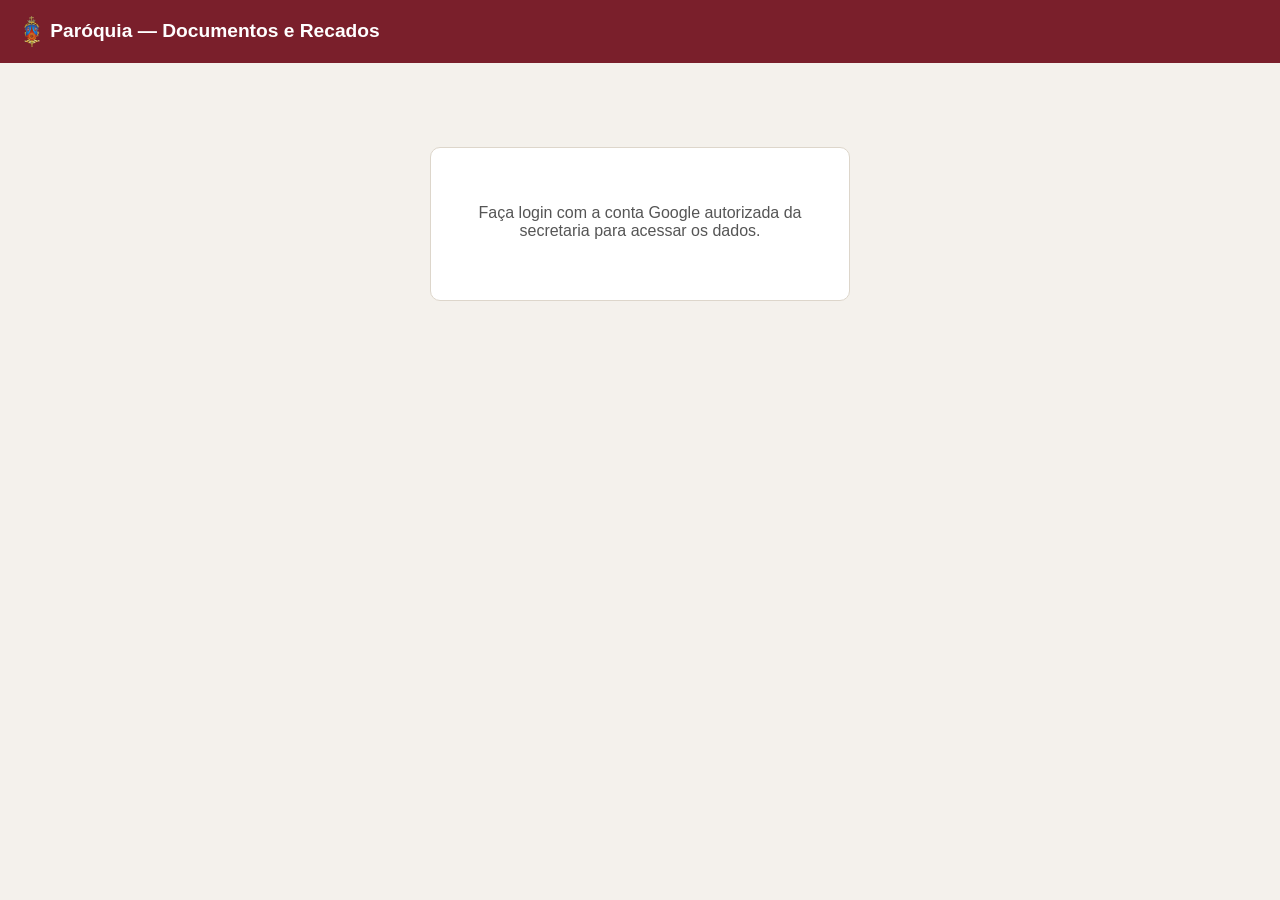
<file: index.html>
<!DOCTYPE html>
<html lang="pt-BR">
<head>
<meta charset="UTF-8">
<meta name="viewport" content="width=device-width, initial-scale=1.0">
<title>Documentos — Paróquia Sagrado Coração de Jesus</title>
<meta property="og:title" content="Documentos — Paróquia Sagrado Coração de Jesus">
<meta property="og:description" content="Painel interno de documentos e recados da secretaria.">
<meta property="og:type" content="website">
<meta property="og:image" content="https://pascomscjmarilia-creator.github.io/paroquia-documentos/og-image.png">
<meta property="og:image:width" content="1200">
<meta property="og:image:height" content="630">
<link rel="stylesheet" href="style.css?v=20261121a">
<script src="https://accounts.google.com/gsi/client" async defer></script>
</head>
<body>

  <header class="topbar">
    <div class="topbar-titulo">
      <img src="brasao.png" alt="Brasão da Paróquia" class="brasao">
      <h1>Paróquia — Documentos e Recados</h1>
    </div>
    <div id="userBox" class="user-box" hidden>
      <span id="userEmail"></span>
      <button id="btnSair">Sair</button>
    </div>
  </header>

  <main>
    <section id="loginScreen" class="login-screen">
      <p>Faça login com a conta Google autorizada da secretaria para acessar os dados.</p>
      <div id="googleBtn"></div>
      <p id="loginErro" class="erro" hidden></p>
    </section>

    <section id="appScreen" class="app-screen" hidden>
      <div class="abas no-print">
        <button class="aba-btn ativa" id="btnAbaDocumentos" data-aba="documentos">📁 Documentos</button>
        <button class="aba-btn" id="btnAbaRecados" data-aba="recados">📞 Recados / Retorno</button>
        <button class="aba-btn" id="btnAbaReservas" data-aba="reservas">🗓️ Reservas / Salas</button>
        <button class="aba-btn" id="btnAbaExtras" data-aba="extras">📌 Informações Extras</button>
        <button class="aba-btn" id="btnAbaCatequese" data-aba="catequese">📖 Catequese</button>
        <button class="aba-btn" id="btnAbaLojinha" data-aba="lojinha">🛍️ Lojinha</button>
        <button class="aba-btn" id="btnAbaAssuntos" data-aba="assuntos">📎 Docs por Assunto</button>
      </div>

      <!-- ABA: DOCUMENTOS -->
      <div id="abaDocumentos" class="conteudo-aba">
        <div class="filtros">
          <input type="text" id="busca" placeholder="Buscar por nome, tipo ou arquivo...">
          <select id="filtroTipo">
            <option value="">Todos os tipos</option>
            <option value="PIX Dízimo">PIX Dízimo</option>
            <option value="PIX Doação">PIX Doação</option>
            <option value="PIX Pagamento">PIX Pagamento</option>
            <option value="Comprovante">Comprovante (a definir)</option>
            <option value="Documentos">Documentos</option>
            <option value="Nota Fiscal/Despesa">Nota Fiscal/Despesa</option>
            <option value="Foto de Pessoa">Foto de Pessoa</option>
            <option value="Documento de Missa">Documento de Missa</option>
          </select>
          <button id="btnAtualizar" title="Recarregar dados da planilha">🔄 Atualizar</button>
          <button id="btnImprimirLista" title="Imprimir lista filtrada">🖨️ Imprimir lista</button>
        </div>

        <p id="statusMsg" class="status"></p>

        <table id="tabela">
          <thead>
            <tr>
              <th>Data/Hora</th>
              <th>Contato</th>
              <th>Número</th>
              <th>Tipo</th>
              <th>Arquivo</th>
              <th class="no-print">Ação</th>
            </tr>
          </thead>
          <tbody id="tabelaCorpo"></tbody>
        </table>
      </div>

      <!-- ABA: DOCUMENTOS POR ASSUNTO -->
      <div id="abaAssuntos" class="conteudo-aba" hidden>
        <div class="filtros">
          <input type="text" id="buscaAssuntos" placeholder="Buscar por nome, número ou arquivo...">
          <select id="filtroAssunto">
            <option value="">Todos os assuntos</option>
            <option value="Casamento">💍 Casamento</option>
            <option value="Batizado">👶 Batizado</option>
            <option value="Catequese">📖 Catequese</option>
          </select>
          <button id="btnAtualizarAssuntos" title="Recarregar dados da planilha">🔄 Atualizar</button>
          <button id="btnImprimirAssuntos" title="Imprimir lista">🖨️ Imprimir lista</button>
        </div>

        <p class="status" style="margin:4px 0 8px;">Documentos enviados por WhatsApp, separados pelo <strong>assunto</strong> informado pelo fiel (casamento, batizado ou catequese). Cada pessoa também aparece em <strong>Recados / Retorno</strong> para a secretaria entrar em contato, conferir os documentos e passar mais informações.</p>
        <p id="statusMsgAssuntos" class="status"></p>

        <table id="tabelaAssuntos">
          <thead>
            <tr>
              <th>Data/Hora</th>
              <th>Assunto</th>
              <th>Contato</th>
              <th>Número</th>
              <th>Arquivo</th>
              <th class="no-print">Ação</th>
            </tr>
          </thead>
          <tbody id="tabelaAssuntosCorpo"></tbody>
        </table>
      </div>

      <!-- ABA: RECADOS -->
      <div id="abaRecados" class="conteudo-aba" hidden>
        <div class="filtros">
          <input type="text" id="buscaRecados" placeholder="Buscar por nome, WhatsApp ou assunto...">
          <select id="filtroStatus">
            <option value="">Todos os status</option>
            <option value="Pendente">Pendente</option>
            <option value="Resolvido">Resolvido</option>
          </select>
          <button id="btnAtualizarRecados" title="Recarregar dados da planilha">🔄 Atualizar</button>
          <button id="btnImprimirRecados" title="Imprimir lista filtrada">🖨️ Imprimir lista</button>
        </div>

        <p id="statusMsgRecados" class="status"></p>

        <table id="tabelaRecados">
          <thead>
            <tr>
              <th>Data</th>
              <th>Hora</th>
              <th>Nome</th>
              <th>WhatsApp</th>
              <th>Assunto</th>
              <th>Status</th>
              <th class="no-print">Ação</th>
            </tr>
          </thead>
          <tbody id="tabelaRecadosCorpo"></tbody>
        </table>
      </div>
      <!-- ABA: RESERVAS -->
      <div id="abaReservas" class="conteudo-aba" hidden>
        <div class="filtros">
          <input type="text" id="buscaReservas" placeholder="Buscar por sala, nome ou atividade...">
          <select id="filtroSala">
            <option value="">Todas as salas</option>
            <option value="Salão principal">Salão principal</option>
            <option value="Sala 01">Sala 01 (ar-condicionado)</option>
            <option value="Sala 02">Sala 02</option>
            <option value="Sala 03">Sala 03</option>
            <option value="Sala 04">Sala 04</option>
            <option value="Sala 05">Sala 05 (com TV)</option>
            <option value="Sala 06">Sala 06</option>
            <option value="Sala 07">Sala 07</option>
            <option value="Capela">Capela</option>
          </select>
          <select id="filtroStatusReserva">
            <option value="">Todos os status</option>
            <option value="Confirmado">Confirmado</option>
            <option value="Realizado">Realizado</option>
            <option value="Cancelado">Cancelado</option>
          </select>
          <button id="btnAtualizarReservas" title="Recarregar dados da planilha">🔄 Atualizar</button>
          <button id="btnNovaReserva" title="Reservar uma sala">➕ Nova Reserva</button>
        </div>

        <p id="statusMsgReservas" class="status"></p>

        <table id="tabelaReservas">
          <thead>
            <tr>
              <th>Data</th>
              <th>Hora Início</th>
              <th>Hora Fim</th>
              <th>Sala</th>
              <th>Nome</th>
              <th>WhatsApp</th>
              <th>Atividade</th>
              <th>Status</th>
              <th class="no-print">Ação</th>
            </tr>
          </thead>
          <tbody id="tabelaReservasCorpo"></tbody>
        </table>
      </div>

      <!-- ABA: INFORMAÇÕES EXTRAS -->
      <div id="abaExtras" class="conteudo-aba" hidden>
        <div class="filtros">
          <input type="text" id="buscaExtras" placeholder="Buscar por assunto ou informação...">
          <select id="filtroValidade">
            <option value="">Todos</option>
            <option value="ativo">Valendo agora</option>
            <option value="vencido">Vencidos</option>
          </select>
          <button id="btnAtualizarExtras" title="Recarregar dados da planilha">🔄 Atualizar</button>
          <button id="btnNovaExtra" title="Cadastrar um aviso novo">➕ Novo aviso</button>
          <button id="btnExcluirVencidos" title="Apagar de uma vez os avisos cuja data de validade já passou (a linha inteira)">🧹 Excluir vencidos</button>
          <button id="btnLinhasBrancas" title="Apagar as linhas em branco que ficaram no meio da lista">🧽 Remover linhas em branco</button>
        </div>

        <div class="no-print" style="display:flex; align-items:center; gap:8px; margin:0 0 8px;">
          <button type="button" class="btn-ajuda" data-ajuda="ajudaExtras" aria-expanded="false" aria-label="Como funciona a aba Informações Extras">?</button>
          <span class="modal-intro" style="margin:0;"><strong>O que você escrever aqui é a informação principal do bot:</strong> vale mais que as outras abas. Toque no <strong>?</strong> para ver como escrever.</span>
        </div>

        <div id="ajudaExtras" class="ajuda-texto no-print" hidden style="margin-bottom:12px;">
          <p><strong>Para que serve esta aba:</strong> aqui a secretaria cadastra avisos, correções e complementos. O bot (WhatsApp, Instagram e Facebook) usa o que está aqui como a <strong>informação principal</strong> sobre o assunto.</p>
          <p><strong>Se outra aba disser algo diferente</strong> (calendário, lista de eventos, atividades, horários), o bot usa o que está aqui e ignora o outro dado. As outras abas só completam o que o aviso não diz.</p>

          <p><strong>Como escrever para o bot acertar:</strong></p>
          <ul style="margin:0 0 6px; padding-left:18px;">
            <li><strong>Uma frase completa</strong>, com a data (com o ano), o horário e o local, se houver.</li>
            <li><strong>Use o mesmo nome do evento</strong> que aparece no calendário (ex.: Adorai Kids). É por esse nome que o bot liga o aviso à pergunta do fiel.</li>
            <li><strong>Um assunto por aviso.</strong> A inscrição e o evento são dois avisos separados.</li>
            <li><strong>Preencha o "Válido até"</strong> com o último dia do aviso: depois dele o bot para de usar o aviso sozinho.</li>
            <li><strong>Para corrigir, clique em Editar</strong> no aviso que já existe. Não crie um segundo aviso sobre o mesmo assunto, senão os dois valem e podem se contradizer.</li>
          </ul>

          <p class="exemplo">Exemplo, dois avisos:<br>
            Assunto: Inscrições do 3º Adorai Kids · Informação: Inscrições para o 3º Adorai Kids, para crianças de 7 a 10 anos, no Salão Paroquial, no sábado, dia 24/10/2026, das 14h às 19h. · Válido até 24/10/2026<br>
            Assunto: 3º Adorai Kids · Informação: O 3º Adorai Kids será no dia 05/12/2026 (sábado), no Espaço Elena Guerra. · Válido até 05/12/2026</p>
          <p>Horários de missa, endereços e telefones continuam nas abas próprias da planilha. Use esta aba quando algo <strong>mudar</strong>, <strong>faltar</strong> ou precisar de um <strong>complemento</strong>.</p>
        </div>

        <p id="statusMsgExtras" class="status"></p>

        <table id="tabelaExtras">
          <thead>
            <tr>
              <th>Assunto</th>
              <th>Informação</th>
              <th>Válido até</th>
              <th>Situação</th>
              <th class="no-print">Ação</th>
            </tr>
          </thead>
          <tbody id="tabelaExtrasCorpo"></tbody>
        </table>
      </div>

      <!-- ABA: CATEQUESE -->
      <div id="abaCatequese" class="conteudo-aba" hidden>
        <div class="filtros">
          <input type="text" id="buscaCatequese" placeholder="Buscar por catequizando, responsável, WhatsApp ou etapa...">
          <select id="filtroDocsCatequese">
            <option value="">Todos os documentos</option>
            <option value="completos">Documentos completos</option>
            <option value="faltam">Faltam documentos</option>
          </select>
          <select id="filtroStatusCatequese">
            <option value="">Todos os status</option>
            <option value="Nova">Nova</option>
            <option value="Em atendimento">Em atendimento</option>
            <option value="Concluída">Concluída</option>
          </select>
          <button id="btnAtualizarCatequese" title="Recarregar dados da planilha">🔄 Atualizar</button>
          <button id="btnImprimirCatequese" title="Imprimir lista filtrada">🖨️ Imprimir lista</button>
          <button id="btnNovaInscricaoCat" title="Preencher a ficha de inscrição aqui na secretaria">➕ Nova inscrição</button>
          <button id="btnFichaBranco" title="Abrir a ficha de inscrição em branco (PDF) para imprimir">🖨️ Ficha em branco</button>
        </div>

        <div class="no-print" style="display:flex; align-items:center; gap:8px; margin:0 0 8px;">
          <button type="button" class="btn-ajuda" data-ajuda="ajudaCatequese" aria-expanded="false" aria-label="Como funciona a aba Catequese">?</button>
          <span class="modal-intro" style="margin:0;">Toque no <strong>?</strong> para ver como funciona esta aba.</span>
        </div>

        <div id="ajudaCatequese" class="ajuda-texto no-print" hidden style="margin-bottom:12px;">
          <p><strong>O que é esta aba:</strong> aqui aparecem, sozinhas, as inscrições de catequese que os fiéis fazem pela internet. Ninguém precisa digitar nada: o responsável preenche o formulário e anexa os documentos, e tudo cai aqui.</p>

          <p><strong>Como o fiel se inscreve:</strong> é só enviar o link do formulário (pelo WhatsApp, por exemplo):</p>
          <p class="exemplo" id="linkFormCatequese">https://pascomscjmarilia-creator.github.io/paroquia-documentos/catequese.html</p>
          <p><button type="button" class="btn-acao btn-editar" id="btnCopiarLinkCatequese">📋 Copiar link do formulário</button> <span id="msgCopiarLinkCatequese" style="color:#276e35; font-weight:600;"></span></p>

          <p><strong>O que cada coluna mostra:</strong></p>
          <ul style="margin:0 0 6px; padding-left:18px;">
            <li><strong>Documentos:</strong> <em>Completos</em> quando o fiel mandou tudo que é necessário, ou <em>Faltam: …</em> dizendo o que ainda não chegou.</li>
            <li><strong>Status:</strong> <em>Nova</em> (ninguém cuidou ainda) · <em>Em atendimento</em> (alguém já está cuidando) · <em>Concluída</em> (inscrição resolvida).</li>
            <li><strong>Ver dados e documentos:</strong> abre a ficha com os dados e os links dos arquivos enviados.</li>
          </ul>

          <p><strong>Os botões de cada inscrição:</strong></p>
          <ul style="margin:0 0 6px; padding-left:18px;">
            <li><strong>💬 WhatsApp:</strong> abre a conversa com o responsável.</li>
            <li><strong>🖨️ Ficha:</strong> abre a ficha de inscrição <em>já preenchida</em> com o que o fiel informou e a caixa de impressão. A catequista completa à mão o que ficar em branco (endereço, pais, escola, saúde).</li>
            <li><strong>▶ Em atendimento:</strong> avisa a equipe que você já está cuidando desta inscrição.</li>
            <li><strong>✅ Concluir:</strong> use quando a inscrição estiver resolvida (documentos conferidos e turma definida). <strong>↩ Reabrir</strong> desfaz.</li>
          </ul>

          <p><strong>Faltam documentos?</strong> Chame o responsável pelo botão WhatsApp e peça para enviar o que falta por este mesmo WhatsApp da paróquia ou levar na secretaria. Os arquivos enviados pelo WhatsApp aparecem na aba <em>Documentos</em>, com o número do fiel.</p>

          <p><strong>Pessoa na secretaria?</strong> Toque em <em>➕ Nova inscrição</em>, preencha a ficha junto com a família e marque os documentos que ela entregou em papel. A inscrição entra nesta mesma lista, igual às feitas pela internet, e dá para imprimir a ficha logo em seguida. Se um documento faltar, o painel mostra <em>Faltam: …</em> e a catequista chama o responsável pelo WhatsApp.</p>

          <p><strong>Prefere o papel?</strong> O botão <em>🖨️ Ficha em branco</em> abre o PDF para imprimir. Quem preencher no papel entrega na secretaria com os documentos.</p>

          <p><strong>Cuidados:</strong> são dados e documentos de crianças. Não compartilhe os links dos arquivos, imprima só o necessário, guarde as fichas em local fechado e clique em <em>Sair</em> ao terminar em um computador de uso comum.</p>

          <p><strong>Se algo não aparecer:</strong> clique em <em>🔄 Atualizar</em>. Se a inscrição continuar sem aparecer, ou se o painel avisar que a aba não existe, chame a equipe da Pascom.</p>
        </div>

        <p class="modal-intro no-print" style="margin:0 0 10px;">Inscrições feitas pelo formulário <strong>catequese.html</strong>. Toque em <em>Ver dados e documentos</em> para abrir a ficha e os arquivos, ou em <em>🖨️ Ficha</em> para imprimir a ficha já preenchida.</p>

        <p id="statusMsgCatequese" class="status"></p>

        <table id="tabelaCatequese">
          <thead>
            <tr>
              <th>Data</th>
              <th>Catequizando</th>
              <th>Responsável</th>
              <th>WhatsApp</th>
              <th>Etapa</th>
              <th>Documentos</th>
              <th>Status</th>
              <th class="no-print">Ação</th>
            </tr>
          </thead>
          <tbody id="tabelaCatequeseCorpo"></tbody>
        </table>
      </div>

      <!-- ABA: LOJINHA -->
      <div id="abaLojinha" class="conteudo-aba" hidden>
        <div class="filtros">
          <input type="text" id="buscaLojinha" placeholder="Buscar por produto, categoria ou descrição...">
          <select id="filtroCategoriaLoja"><option value="">Todas as categorias</option></select>
          <select id="filtroDispLoja">
            <option value="">Toda disponibilidade</option>
            <option value="Em estoque">Em estoque</option>
            <option value="Esgotado">Esgotado</option>
            <option value="Sob encomenda">Sob encomenda</option>
          </select>
          <button id="btnAtualizarLojinha" title="Recarregar dados da planilha">🔄 Atualizar</button>
          <button id="btnNovoProduto" title="Cadastrar um produto novo">➕ Novo produto</button>
          <button id="btnAbrirCatalogo" title="Abrir a página pública da lojinha">🔗 Ver catálogo</button>
        </div>

        <div class="no-print" style="display:flex; align-items:center; gap:8px; margin:0 0 8px;">
          <button type="button" class="btn-ajuda" data-ajuda="ajudaLojinha" aria-expanded="false" aria-label="Como funciona a aba Lojinha">?</button>
          <span class="modal-intro" style="margin:0;">Toque no <strong>?</strong> para ver como funciona esta aba.</span>
        </div>

        <div id="ajudaLojinha" class="ajuda-texto no-print" hidden style="margin-bottom:12px;">
          <p><strong>O que é esta aba:</strong> o cadastro dos produtos da Lojinha Paroquial. Os fiéis só <strong>consultam</strong> (fotos, preço e se tem): não há compra pelo WhatsApp nem pelo site.</p>
          <p><strong>Onde o fiel vê:</strong> na página do catálogo e pelo WhatsApp: o assistente responde sobre preço e disponibilidade e envia o link do catálogo.</p>
          <p class="exemplo" id="linkCatalogoLojinha">https://pascomscjmarilia-creator.github.io/paroquia-documentos/lojinha.html</p>
          <p><button type="button" class="btn-acao btn-editar" id="btnCopiarLinkLojinha">📋 Copiar link do catálogo</button> <span id="msgCopiarLinkLojinha" style="color:#276e35; font-weight:600;"></span></p>
          <p><strong>Para cadastrar:</strong> clique em <em>➕ Novo produto</em>, preencha o nome, a descrição, o preço e a disponibilidade, e escolha a foto do produto (do celular ou do computador). A foto é enviada e reduzida sozinha.</p>
          <ul style="margin:0 0 6px; padding-left:18px;">
            <li><strong>Disponibilidade:</strong> <em>Em estoque</em>, <em>Esgotado</em> (aparece, mas avisando que acabou) ou <em>Sob encomenda</em>.</li>
            <li><strong>Categoria:</strong> agrupa os produtos no catálogo (ex.: Terços, Livros, Camisetas). Use sempre o mesmo nome para a mesma categoria.</li>
            <li><strong>Tamanhos / variações:</strong> escreva separado por vírgula (ex.: P, M, G).</li>
          </ul>
          <p><strong>Produto acabou?</strong> Edite e mude para <em>Esgotado</em>. <strong>Não vai mais vender?</strong> Use <em>Ocultar</em>: ele some do catálogo e do WhatsApp, mas continua guardado aqui. <em>Excluir</em> apaga de vez.</p>
          <p><strong>Boas fotos:</strong> fundo claro, produto centralizado e bem iluminado. Uma foto por produto.</p>
          <p><strong>Se algo não aparecer:</strong> clique em <em>🔄 Atualizar</em>. O catálogo público pode levar cerca de 1 minuto para mostrar uma mudança. Se continuar, chame a equipe da Pascom.</p>
        </div>

        <p id="statusMsgLojinha" class="status"></p>

        <table id="tabelaLojinha">
          <thead>
            <tr>
              <th>Foto</th>
              <th>Produto</th>
              <th>Categoria</th>
              <th>Preço</th>
              <th>Disponibilidade</th>
              <th>No catálogo</th>
              <th class="no-print">Ação</th>
            </tr>
          </thead>
          <tbody id="tabelaLojinhaCorpo"></tbody>
        </table>
      </div>
    </section>
  </main>

  <div id="modalExtra" class="modal-overlay" hidden>
    <div class="modal-caixa">
      <div class="modal-topo">
        <h2 id="modalExtraTitulo">Novo aviso</h2>
        <button id="btnFecharModalExtra" class="modal-fechar" type="button" aria-label="Fechar">&times;</button>
      </div>

      <p class="modal-intro">Toque no <strong>?</strong> ao lado de cada campo para ver como preencher.</p>

      <form id="formExtra">
        <div class="campo">
          <div class="campo-rotulo">
            <label for="extraAssunto">Assunto</label>
            <button type="button" class="btn-ajuda" data-ajuda="ajudaAssunto" aria-expanded="false" aria-label="Como preencher o Assunto">?</button>
          </div>
          <div id="ajudaAssunto" class="ajuda-texto" hidden>
            <p><strong>O que é:</strong> o tema do aviso, em poucas palavras. É por ele que o bot liga o aviso à pergunta do fiel.</p>
            <p><strong>Use o mesmo nome do calendário:</strong> o nome que as pessoas usam no dia a dia e que aparece no calendário (Adorai Kids, Missa de domingo, Confissão, Festa de Nossa Senhora…). Se for uma mudança, diga o que mudou.</p>
            <p><strong>Um assunto por aviso:</strong> inscrição e evento são dois avisos separados.</p>
            <p class="exemplo">Exemplos: Curso de Casais · Missa de domingo 28/09 cancelada · Pe. Willians ausente (21 a 27/09)</p>
          </div>
          <input type="text" id="extraAssunto" required placeholder="Ex: Curso de Casais">
        </div>

        <div class="campo">
          <div class="campo-rotulo">
            <label for="extraInformacao">Informação</label>
            <button type="button" class="btn-ajuda" data-ajuda="ajudaInformacao" aria-expanded="false" aria-label="Como preencher a Informação">?</button>
          </div>
          <div id="ajudaInformacao" class="ajuda-texto" hidden>
            <p><strong>O que é:</strong> a resposta pronta que o bot vai dar ao fiel. Escreva do jeito que quer que ele fale, em uma frase completa, com dia (e ano), horário e local.</p>
            <p><strong>Este aviso é a informação principal:</strong> se qualquer outra aba disser algo diferente sobre o mesmo assunto, o bot usa o que você escrever aqui.</p>
            <p><strong>Use para dois casos:</strong></p>
            <ul style="margin:0 0 4px; padding-left:18px;">
              <li><strong>Informação avulsa</strong> que não está em nenhuma outra aba (ex.: local de um curso).</li>
              <li><strong>Mudança</strong> em algo que já existe nas outras abas: data ou horário alterado, cancelamento, local trocado, padre ausente… O aviso <strong>vale mais</strong> que a informação normal.</li>
            </ul>
            <p><strong>Nas mudanças,</strong> cite o nome do que mudou e diga o que valia antes e o que vale agora.</p>
            <p>Não use para repetir uma informação que já está certa nas outras abas. Para corrigir um aviso, use <em>Editar</em> em vez de criar outro sobre o mesmo assunto.</p>
            <p class="exemplo">Exemplos: O curso de casais será no dia 25/09, às 20h, no Salão Paroquial. · A missa de domingo, 28/09, às 19h na Matriz está cancelada; haverá missa às 18h.</p>
          </div>
          <textarea id="extraInformacao" rows="4" required placeholder="Ex: O curso de casais será no dia 25/09, às 20h, no Salão Paroquial."></textarea>
        </div>

        <div class="campo">
          <div class="campo-rotulo">
            <label for="extraValidoAte">Válido até (opcional)</label>
            <button type="button" class="btn-ajuda" data-ajuda="ajudaValidoAte" aria-expanded="false" aria-label="Como preencher o Válido até">?</button>
          </div>
          <div id="ajudaValidoAte" class="ajuda-texto" hidden>
            <p><strong>O que é:</strong> o último dia em que o aviso deve ser usado. Depois dessa data o bot para de usar o aviso sozinho — não precisa apagar.</p>
            <p><strong>Em avisos de mudança,</strong> preencha com o último dia da mudança. Assim, quando ela acabar, o bot volta a usar a informação normal.</p>
            <p><strong>Para prorrogar,</strong> é só clicar em <em>Editar</em> e escolher uma data nova: a situação (Valendo / Vencido) muda sozinha.</p>
            <p><strong>Deixe em branco</strong> só se a informação não tem data para acabar.</p>
            <p class="exemplo">Exemplos: evento no dia 05/10 → escolha 05/10 · padre ausente até 27/09 → escolha 27/09.</p>
          </div>
          <input type="date" id="extraValidoAte">
        </div>

        <button type="submit" id="btnSalvarExtra">Salvar</button>
        <p id="modalExtraResultado"></p>
      </form>
    </div>
  </div>

  <div id="modalProduto" class="modal-overlay" hidden>
    <div class="modal-caixa">
      <div class="modal-topo">
        <h2 id="modalProdutoTitulo">Novo produto</h2>
        <button id="btnFecharModalProduto" class="modal-fechar" type="button" aria-label="Fechar">&times;</button>
      </div>

      <form id="formProduto">
        <div class="campo">
          <label for="prodNome">Produto</label>
          <input type="text" id="prodNome" required placeholder="Ex.: Terço de madeira">
        </div>

        <div class="campo">
          <label for="prodCategoria">Categoria</label>
          <input type="text" id="prodCategoria" list="listaCategoriasLoja" placeholder="Ex.: Terços">
          <datalist id="listaCategoriasLoja"></datalist>
        </div>

        <div class="campo">
          <label for="prodDescricao">Descrição</label>
          <textarea id="prodDescricao" rows="3" placeholder="Ex.: Terço de madeira com crucifixo, 55 cm."></textarea>
        </div>

        <div class="modal-linha-dupla">
          <div>
            <label for="prodPreco">Preço (R$)</label>
            <input type="text" id="prodPreco" inputmode="decimal" placeholder="Ex.: 25,00">
          </div>
          <div>
            <label for="prodDisp">Disponibilidade</label>
            <select id="prodDisp">
              <option value="Em estoque">Em estoque</option>
              <option value="Esgotado">Esgotado</option>
              <option value="Sob encomenda">Sob encomenda</option>
            </select>
          </div>
        </div>

        <div class="campo">
          <label for="prodVariacoes">Tamanhos ou variações (opcional)</label>
          <input type="text" id="prodVariacoes" placeholder="Ex.: P, M, G">
        </div>

        <div class="campo">
          <label for="prodFoto">Foto do produto</label>
          <input type="file" id="prodFoto" accept="image/*">
          <div id="prodFotoBloco" hidden style="margin-top:8px; display:flex; align-items:center; gap:10px;">
            <img id="prodFotoPreview" alt="Foto do produto" style="width:90px; height:90px; object-fit:cover; border-radius:8px; border:1px solid var(--cinza-borda);">
            <button type="button" class="btn-acao btn-excluir" id="btnRemoverFotoProduto">Remover foto</button>
          </div>
        </div>

        <div class="campo" style="display:flex; align-items:center; gap:8px;">
          <input type="checkbox" id="prodExibir" checked style="width:18px; height:18px;">
          <label for="prodExibir" style="margin:0;">Mostrar este produto no catálogo</label>
        </div>

        <button type="submit" id="btnSalvarProduto">Salvar</button>
        <p id="modalProdutoResultado"></p>
      </form>
    </div>
  </div>

  <div id="modalCatequese" class="modal-overlay" hidden>
    <div class="modal-caixa">
      <div class="modal-topo">
        <h2>Nova inscrição na catequese</h2>
        <button id="btnFecharModalCatequese" class="modal-fechar" type="button" aria-label="Fechar">&times;</button>
      </div>
      <p class="modal-intro">Ficha preenchida na secretaria. Ela entra na lista junto com as inscrições feitas pela internet.</p>

      <form id="formCatequese" novalidate>
        <div class="campo">
          <label for="catNome">Nome completo de quem vai fazer a catequese</label>
          <input type="text" id="catNome" autocomplete="off" required>
        </div>

        <div class="modal-linha-dupla">
          <div>
            <label for="catNascimento">Data de nascimento</label>
            <input type="date" id="catNascimento" required>
          </div>
          <div>
            <label for="catEtapa">Etapa / turma</label>
            <select id="catEtapa" required></select>
          </div>
        </div>

        <div class="campo">
          <label>Já é batizado(a)?</label>
          <div style="display:flex; gap:20px;">
            <label style="font-weight:500;"><input type="radio" name="catBatizado" value="Sim"> Sim</label>
            <label style="font-weight:500;"><input type="radio" name="catBatizado" value="Não" checked> Não</label>
          </div>
        </div>

        <div class="campo" id="catBlocoParoquia" hidden>
          <label for="catParoquiaBatismo">Em qual paróquia foi batizado(a)? (opcional)</label>
          <input type="text" id="catParoquiaBatismo" autocomplete="off">
        </div>

        <div class="modal-linha-dupla">
          <div>
            <label for="catResponsavel">Nome do responsável</label>
            <input type="text" id="catResponsavel" autocomplete="off" required>
          </div>
          <div>
            <label for="catWhatsapp">WhatsApp do responsável</label>
            <input type="tel" id="catWhatsapp" inputmode="tel" placeholder="(14) 99999-9999" required>
          </div>
        </div>

        <div class="campo">
          <label>Documentos que a família entregou em papel</label>
          <div id="catDocs" style="display:flex; flex-direction:column; gap:6px;"></div>
          <p class="modal-intro" style="margin:6px 0 0;">Os marcados como <em>necessário</em> definem se a inscrição fica <strong>Completos</strong> ou <strong>Faltam…</strong>. Para anexar fotos dos documentos, use o formulário da internet.</p>
        </div>

        <div class="campo">
          <label for="catObs">Observações (opcional)</label>
          <textarea id="catObs" rows="3" maxlength="500" placeholder="Ex.: melhor horário, alguma necessidade especial…"></textarea>
        </div>

        <div class="campo" style="display:flex; align-items:flex-start; gap:8px;">
          <input type="checkbox" id="catConsent" style="width:18px; height:18px; margin-top:3px; flex-shrink:0;">
          <label for="catConsent" style="margin:0; font-weight:400;">O responsável autorizou a paróquia a usar estes dados e documentos apenas para a inscrição na catequese e declarou ser responsável pelo(a) catequizando(a) (ficha assinada na secretaria).</label>
        </div>

        <button type="submit" id="btnSalvarCatequese">Salvar inscrição</button>
        <p id="modalCatequeseResultado"></p>
      </form>
    </div>
  </div>

  <div id="modalReserva" class="modal-overlay" hidden>
    <div class="modal-caixa">
      <div class="modal-topo">
        <h2 id="modalReservaTitulo">Nova Reserva</h2>
        <button id="btnFecharModal" class="modal-fechar" type="button" aria-label="Fechar">&times;</button>
      </div>

      <form id="formNovaReserva">
        <label for="modalSala">Sala <button type="button" class="btn-ajuda" id="btnAjudaFixas" aria-expanded="false" aria-controls="ajudaFixas" aria-label="Ver as salas com agendamento fixo" title="Salas com agendamento fixo" style="background:#b3261e;color:#fff;border-color:#b3261e;">?</button></label>
        <select id="modalSala" required>
          <option value="">Selecione...</option>
          <option value="Salão principal">Salão principal</option>
          <option value="Sala 01">Sala 01 (ar-condicionado)</option>
          <option value="Sala 02">Sala 02</option>
          <option value="Sala 03">Sala 03</option>
          <option value="Sala 04">Sala 04</option>
          <option value="Sala 05">Sala 05 (com TV)</option>
          <option value="Sala 06">Sala 06</option>
          <option value="Sala 07">Sala 07</option>
          <option value="Capela">Capela</option>
        </select>
        <div id="ajudaFixas" class="ajuda-texto" hidden style="margin:6px 0 12px; border-left:4px solid #b3261e;">
          <p><strong style="color:#b3261e;">Quando NÃO é possível reservar</strong></p>
          <p style="margin:6px 0 2px;"><strong style="color:#b3261e;">1) Dias da semana sem reserva:</strong> <span id="diasSemReserva" style="color:#b3261e; font-weight:700;">carregando…</span></p>
          <p id="diasComReserva" style="margin:0 0 8px; font-size:0.92em;"></p>
          <p><strong style="color:#b3261e;">2) Salas com agendamento fixo</strong></p>
          <p>Estas atividades acontecem <strong>toda semana</strong> (ou só na semana do mês indicada, como “3º sábado”) e têm prioridade: <strong>não dá para reservar a mesma sala nesses dias e horários</strong>. Se a reserva cair num deles, o sistema avisa e não confirma. Escolha outro dia, outro horário ou outra sala. <em>“Todas as salas”</em> quer dizer que nenhuma sala fica livre naquele horário, exceto as marcadas como “Não” na coluna <em>Entra em Todas as salas</em> da aba Salas (a Igreja e a Cozinha): essas só ficam ocupadas quando o horário fixo traz o nome delas.</p>
          <ul id="listaFixas" style="color:#b3261e; font-weight:600; margin:4px 0 2px; padding-left:18px;"><li>Carregando…</li></ul>
        </div>

        <div id="salasExtras"></div>
        <button type="button" id="btnOutraSala" class="btn-outra-sala" style="margin:8px 0 14px; background:none; border:1px dashed #8a1c2b; color:#8a1c2b; border-radius:6px; padding:7px 12px; font-size:0.85rem; font-weight:600; cursor:pointer;">➕ Reservar outra sala neste mesmo horário</button>

        <label for="modalData">Data</label>
        <input type="date" id="modalData" required>

        <div class="modal-linha-dupla">
          <div>
            <label for="modalHoraInicio">Hora início</label>
            <input type="time" id="modalHoraInicio" required step="900">
          </div>
          <div>
            <label for="modalHoraFim">Hora fim</label>
            <input type="time" id="modalHoraFim" required step="900">
          </div>
        </div>

        <label for="modalNome">Nome</label>
        <input type="text" id="modalNome" required>

        <label for="modalWhatsapp">WhatsApp</label>
        <input type="tel" id="modalWhatsapp" required placeholder="(14) 99999-9999">

        <label for="modalAtividade">Atividade / motivo</label>
        <input type="text" id="modalAtividade" required placeholder="Ex: Reunião da pastoral, curso de casais...">

        <button type="submit" id="btnConfirmarReserva">Confirmar reserva</button>
        <p id="modalResultado" style="white-space:pre-line;"></p>
      </form>
    </div>
  </div>

  <script src="app.js?v=20261121a"></script>
</body>
</html>
</file>
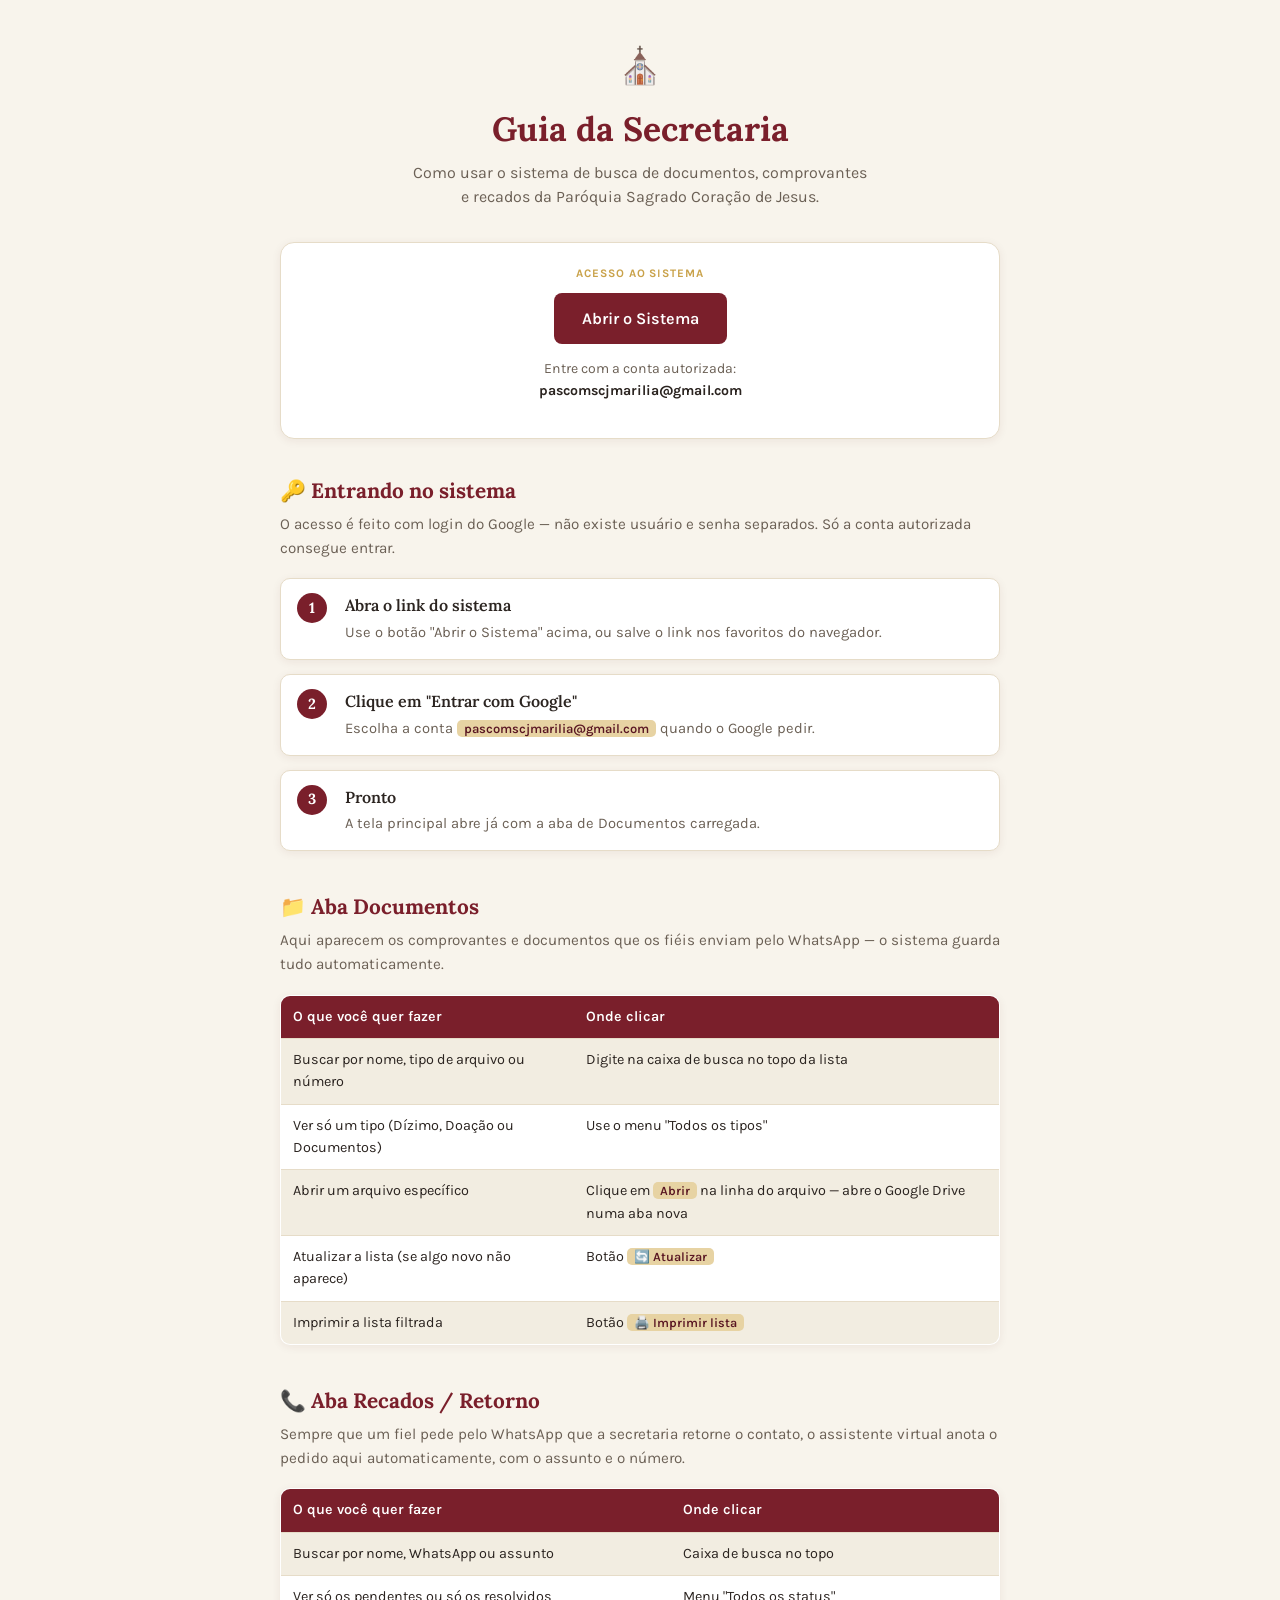
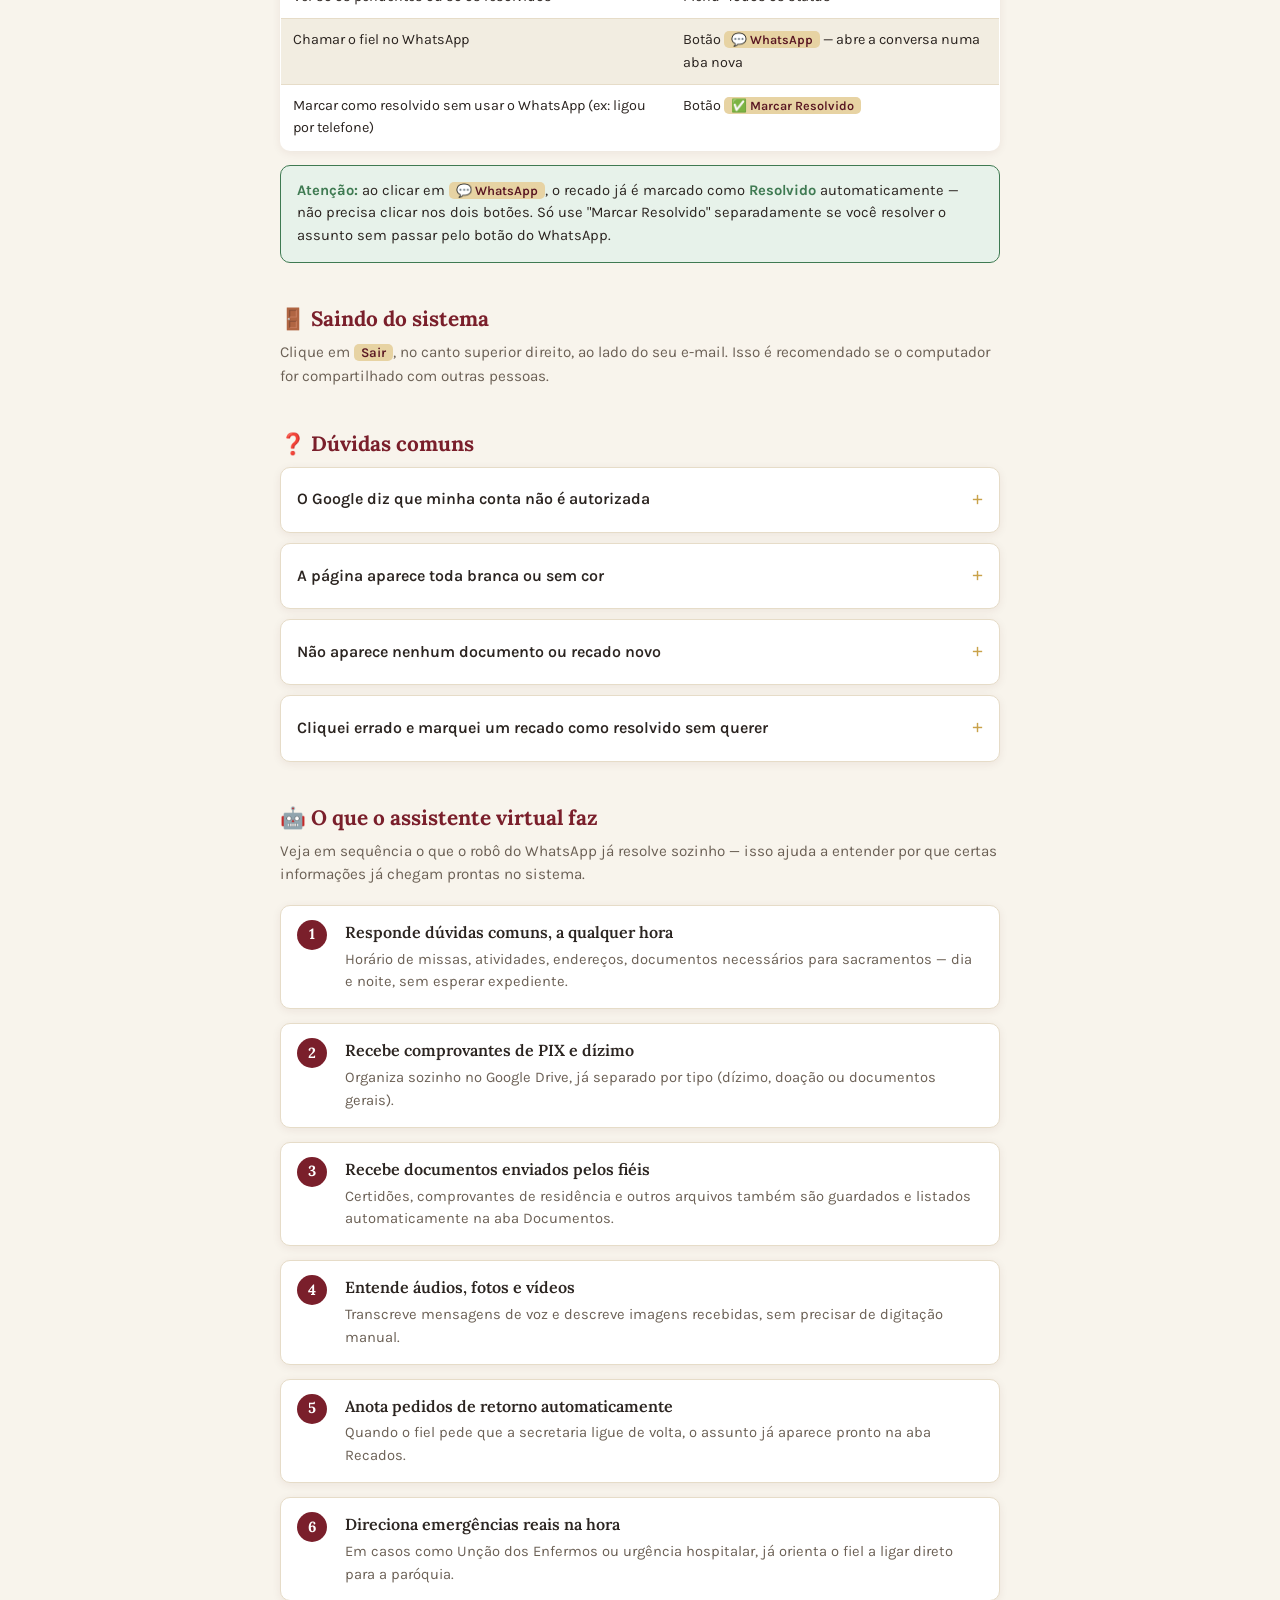
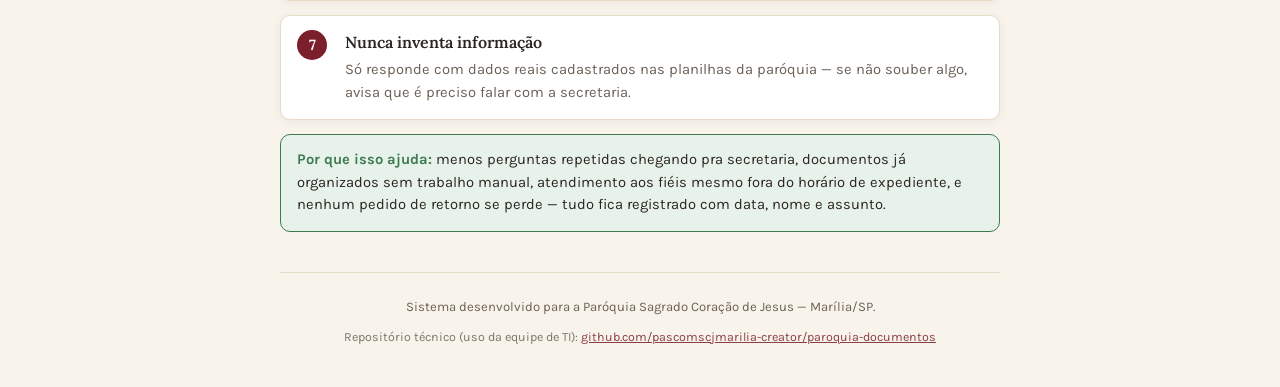
<file: ajuda.html>
<!DOCTYPE html>
<html lang="pt-BR">
<head>
<meta charset="UTF-8">
<meta name="viewport" content="width=device-width, initial-scale=1.0">
<title>Guia da Secretaria — Paróquia Sagrado Coração de Jesus</title>
<link rel="preconnect" href="https://fonts.googleapis.com">
<link rel="preconnect" href="https://fonts.gstatic.com" crossorigin>
<link href="https://fonts.googleapis.com/css2?family=Lora:ital,wght@0,500;0,600;0,700;1,500&family=Karla:wght@400;500;600;700&display=swap" rel="stylesheet">
<style>
  :root {
    --vinho: #7a1f2b;
    --vinho-escuro: #591622;
    --dourado: #c9a24a;
    --dourado-suave: #e7d3a3;
    --creme: #f8f4ec;
    --creme-card: #ffffff;
    --borda: #e6dcc8;
    --tinta: #2b2420;
    --tinta-suave: #6b6055;
    --verde: #3f7a52;
    --verde-bg: #e7f2ea;
    --sombra: 0 2px 10px rgba(89, 22, 34, 0.07);
  }

  * { box-sizing: border-box; }

  body {
    margin: 0;
    padding: 40px 20px;
    background: var(--creme);
    color: var(--tinta);
    font-family: 'Karla', -apple-system, sans-serif;
    line-height: 1.55;
  }

  main {
    max-width: 720px;
    margin: 0 auto;
  }

  h1, h2, h3 { font-family: 'Lora', Georgia, serif; }

  .topo {
    text-align: center;
    margin-bottom: 32px;
  }

  .topo .selo {
    font-size: 2.2rem;
    display: block;
    margin-bottom: 8px;
  }

  .topo h1 {
    font-size: clamp(1.6rem, 5vw, 2.1rem);
    font-weight: 700;
    color: var(--vinho);
    margin: 0 0 6px;
  }

  .topo p {
    color: var(--tinta-suave);
    font-size: 1rem;
    margin: 0 auto;
    max-width: 46ch;
  }

  .acesso {
    background: var(--creme-card);
    border: 1px solid var(--borda);
    border-radius: 14px;
    padding: 22px 24px;
    box-shadow: var(--sombra);
    margin-bottom: 36px;
    text-align: center;
  }

  .acesso p.label {
    text-transform: uppercase;
    letter-spacing: 0.08em;
    font-size: 0.72rem;
    font-weight: 700;
    color: var(--dourado);
    margin: 0 0 10px;
  }

  .btn-principal {
    display: inline-block;
    background: var(--vinho);
    color: #fff;
    text-decoration: none;
    font-weight: 600;
    padding: 13px 28px;
    border-radius: 8px;
    font-size: 1.02rem;
    transition: background 0.15s ease;
  }

  .btn-principal:hover { background: var(--vinho-escuro); }

  .acesso .conta {
    margin-top: 14px;
    font-size: 0.88rem;
    color: var(--tinta-suave);
  }

  .acesso .conta strong { color: var(--tinta); }

  section {
    margin-bottom: 40px;
  }

  section > h2 {
    font-size: 1.3rem;
    color: var(--vinho);
    display: flex;
    align-items: center;
    gap: 10px;
    margin-bottom: 6px;
  }

  section > .intro {
    color: var(--tinta-suave);
    font-size: 0.95rem;
    margin: 0 0 18px;
  }

  .passos {
    display: flex;
    flex-direction: column;
    gap: 14px;
  }

  .passo {
    display: grid;
    grid-template-columns: 34px 1fr;
    gap: 14px;
    background: var(--creme-card);
    border: 1px solid var(--borda);
    border-radius: 10px;
    padding: 14px 16px;
    box-shadow: var(--sombra);
  }

  .passo .num {
    width: 30px;
    height: 30px;
    border-radius: 50%;
    background: var(--vinho);
    color: #fff;
    display: flex;
    align-items: center;
    justify-content: center;
    font-family: 'Lora', serif;
    font-weight: 700;
    font-size: 0.92rem;
    flex-shrink: 0;
  }

  .passo h3 {
    margin: 0 0 4px;
    font-size: 1rem;
    font-weight: 600;
    color: var(--tinta);
  }

  .passo p {
    margin: 0;
    font-size: 0.92rem;
    color: var(--tinta-suave);
  }

  .inline-code {
    background: var(--dourado-suave);
    color: var(--vinho-escuro);
    padding: 1px 7px;
    border-radius: 5px;
    font-size: 0.88em;
    font-weight: 600;
    font-family: inherit;
  }

  .destaque-caixa {
    background: var(--verde-bg);
    border: 1px solid var(--verde);
    border-radius: 10px;
    padding: 14px 16px;
    font-size: 0.92rem;
    margin-top: 14px;
  }

  .destaque-caixa strong { color: var(--verde); }

  table.mapa {
    width: 100%;
    border-collapse: collapse;
    background: var(--creme-card);
    border: 1px solid var(--borda);
    border-radius: 10px;
    overflow: hidden;
    font-size: 0.9rem;
    box-shadow: var(--sombra);
  }

  table.mapa th {
    background: var(--vinho);
    color: #fff;
    text-align: left;
    padding: 10px 12px;
    font-weight: 600;
  }

  table.mapa td {
    padding: 10px 12px;
    border-top: 1px solid var(--borda);
    vertical-align: top;
  }

  table.mapa tr:nth-child(even) td { background: #f2ede1; }

  .faq details {
    background: var(--creme-card);
    border: 1px solid var(--borda);
    border-radius: 10px;
    padding: 4px 16px;
    margin-bottom: 10px;
    box-shadow: var(--sombra);
  }

  .faq summary {
    cursor: pointer;
    font-weight: 600;
    padding: 12px 0;
    list-style: none;
    display: flex;
    justify-content: space-between;
    align-items: center;
    gap: 12px;
    color: var(--tinta);
  }

  .faq summary::-webkit-details-marker { display: none; }

  .faq summary::after {
    content: '+';
    font-family: 'Lora', serif;
    font-size: 1.3rem;
    color: var(--dourado);
    flex-shrink: 0;
    transition: transform 0.15s ease;
  }

  .faq details[open] summary::after { transform: rotate(45deg); }

  .faq details p {
    margin: 0 0 14px;
    font-size: 0.92rem;
    color: var(--tinta-suave);
  }

  footer {
    text-align: center;
    padding-top: 24px;
    border-top: 1px solid var(--borda);
    font-size: 0.82rem;
    color: var(--tinta-suave);
  }

  footer a { color: var(--vinho); }

  .rodape-tecnico {
    margin-top: 10px;
    font-size: 0.78rem;
    opacity: 0.85;
  }

  @media (max-width: 480px) {
    .passo { grid-template-columns: 28px 1fr; }
    table.mapa { font-size: 0.82rem; }
  }
</style>
</head>
<body>

<main>

  <div class="topo">
    <span class="selo">⛪</span>
    <h1>Guia da Secretaria</h1>
    <p>Como usar o sistema de busca de documentos, comprovantes e recados da Paróquia Sagrado Coração de Jesus.</p>
  </div>

  <div class="acesso">
    <p class="label">Acesso ao sistema</p>
    <a class="btn-principal" href="index.html">Abrir o Sistema</a>
    <p class="conta">Entre com a conta autorizada:<br><strong>pascomscjmarilia@gmail.com</strong></p>
  </div>

  <section>
    <h2>🔑 Entrando no sistema</h2>
    <p class="intro">O acesso é feito com login do Google — não existe usuário e senha separados. Só a conta autorizada consegue entrar.</p>
    <div class="passos">
      <div class="passo">
        <div class="num">1</div>
        <div><h3>Abra o link do sistema</h3><p>Use o botão "Abrir o Sistema" acima, ou salve o link nos favoritos do navegador.</p></div>
      </div>
      <div class="passo">
        <div class="num">2</div>
        <div><h3>Clique em "Entrar com Google"</h3><p>Escolha a conta <span class="inline-code">pascomscjmarilia@gmail.com</span> quando o Google pedir.</p></div>
      </div>
      <div class="passo">
        <div class="num">3</div>
        <div><h3>Pronto</h3><p>A tela principal abre já com a aba de Documentos carregada.</p></div>
      </div>
    </div>
  </section>

  <section>
    <h2>📁 Aba Documentos</h2>
    <p class="intro">Aqui aparecem os comprovantes e documentos que os fiéis enviam pelo WhatsApp — o sistema guarda tudo automaticamente.</p>

    <table class="mapa">
      <tr><th>O que você quer fazer</th><th>Onde clicar</th></tr>
      <tr><td>Buscar por nome, tipo de arquivo ou número</td><td>Digite na caixa de busca no topo da lista</td></tr>
      <tr><td>Ver só um tipo (Dízimo, Doação ou Documentos)</td><td>Use o menu "Todos os tipos"</td></tr>
      <tr><td>Abrir um arquivo específico</td><td>Clique em <span class="inline-code">Abrir</span> na linha do arquivo — abre o Google Drive numa aba nova</td></tr>
      <tr><td>Atualizar a lista (se algo novo não aparece)</td><td>Botão <span class="inline-code">🔄 Atualizar</span></td></tr>
      <tr><td>Imprimir a lista filtrada</td><td>Botão <span class="inline-code">🖨️ Imprimir lista</span></td></tr>
    </table>
  </section>

  <section>
    <h2>📞 Aba Recados / Retorno</h2>
    <p class="intro">Sempre que um fiel pede pelo WhatsApp que a secretaria retorne o contato, o assistente virtual anota o pedido aqui automaticamente, com o assunto e o número.</p>

    <table class="mapa">
      <tr><th>O que você quer fazer</th><th>Onde clicar</th></tr>
      <tr><td>Buscar por nome, WhatsApp ou assunto</td><td>Caixa de busca no topo</td></tr>
      <tr><td>Ver só os pendentes ou só os resolvidos</td><td>Menu "Todos os status"</td></tr>
      <tr><td>Chamar o fiel no WhatsApp</td><td>Botão <span class="inline-code">💬 WhatsApp</span> — abre a conversa numa aba nova</td></tr>
      <tr><td>Marcar como resolvido sem usar o WhatsApp (ex: ligou por telefone)</td><td>Botão <span class="inline-code">✅ Marcar Resolvido</span></td></tr>
    </table>

    <div class="destaque-caixa">
      <strong>Atenção:</strong> ao clicar em <span class="inline-code">💬 WhatsApp</span>, o recado já é marcado como <strong>Resolvido</strong> automaticamente — não precisa clicar nos dois botões. Só use "Marcar Resolvido" separadamente se você resolver o assunto sem passar pelo botão do WhatsApp.
    </div>
  </section>

  <section>
    <h2>🚪 Saindo do sistema</h2>
    <p class="intro">Clique em <span class="inline-code">Sair</span>, no canto superior direito, ao lado do seu e-mail. Isso é recomendado se o computador for compartilhado com outras pessoas.</p>
  </section>

  <section class="faq">
    <h2>❓ Dúvidas comuns</h2>

    <details>
      <summary>O Google diz que minha conta não é autorizada</summary>
      <p>Só a conta <strong>pascomscjmarilia@gmail.com</strong> tem permissão. Se você usou outra conta Google, saia e entre de novo escolhendo a certa.</p>
    </details>

    <details>
      <summary>A página aparece toda branca ou sem cor</summary>
      <p>Isso costuma ser cache do navegador. Feche a aba, abra de novo e aperte <span class="inline-code">Ctrl + Shift + R</span> para recarregar sem cache.</p>
    </details>

    <details>
      <summary>Não aparece nenhum documento ou recado novo</summary>
      <p>Clique em <span class="inline-code">🔄 Atualizar</span> na aba correspondente. Se ainda não aparecer, confira sua conexão de internet.</p>
    </details>

    <details>
      <summary>Cliquei errado e marquei um recado como resolvido sem querer</summary>
      <p>Anote os dados do fiel (nome e assunto) e avise quem administra o sistema — a correção pode ser feita direto na planilha por trás do sistema.</p>
    </details>

  </section>

  <section>
    <h2>🤖 O que o assistente virtual faz</h2>
    <p class="intro">Veja em sequência o que o robô do WhatsApp já resolve sozinho — isso ajuda a entender por que certas informações já chegam prontas no sistema.</p>
    <div class="passos">
      <div class="passo">
        <div class="num">1</div>
        <div><h3>Responde dúvidas comuns, a qualquer hora</h3><p>Horário de missas, atividades, endereços, documentos necessários para sacramentos — dia e noite, sem esperar expediente.</p></div>
      </div>
      <div class="passo">
        <div class="num">2</div>
        <div><h3>Recebe comprovantes de PIX e dízimo</h3><p>Organiza sozinho no Google Drive, já separado por tipo (dízimo, doação ou documentos gerais).</p></div>
      </div>
      <div class="passo">
        <div class="num">3</div>
        <div><h3>Recebe documentos enviados pelos fiéis</h3><p>Certidões, comprovantes de residência e outros arquivos também são guardados e listados automaticamente na aba Documentos.</p></div>
      </div>
      <div class="passo">
        <div class="num">4</div>
        <div><h3>Entende áudios, fotos e vídeos</h3><p>Transcreve mensagens de voz e descreve imagens recebidas, sem precisar de digitação manual.</p></div>
      </div>
      <div class="passo">
        <div class="num">5</div>
        <div><h3>Anota pedidos de retorno automaticamente</h3><p>Quando o fiel pede que a secretaria ligue de volta, o assunto já aparece pronto na aba Recados.</p></div>
      </div>
      <div class="passo">
        <div class="num">6</div>
        <div><h3>Direciona emergências reais na hora</h3><p>Em casos como Unção dos Enfermos ou urgência hospitalar, já orienta o fiel a ligar direto para a paróquia.</p></div>
      </div>
      <div class="passo">
        <div class="num">7</div>
        <div><h3>Nunca inventa informação</h3><p>Só responde com dados reais cadastrados nas planilhas da paróquia — se não souber algo, avisa que é preciso falar com a secretaria.</p></div>
      </div>
    </div>

    <div class="destaque-caixa">
      <strong>Por que isso ajuda:</strong> menos perguntas repetidas chegando pra secretaria, documentos já organizados sem trabalho manual, atendimento aos fiéis mesmo fora do horário de expediente, e nenhum pedido de retorno se perde — tudo fica registrado com data, nome e assunto.
    </div>
  </section>

  <footer>
    Sistema desenvolvido para a Paróquia Sagrado Coração de Jesus — Marília/SP.
    <div class="rodape-tecnico">Repositório técnico (uso da equipe de TI): <a href="https://github.com/pascomscjmarilia-creator/paroquia-documentos" target="_blank" rel="noopener">github.com/pascomscjmarilia-creator/paroquia-documentos</a></div>
  </footer>

</main>
</body>
</html>
</file>
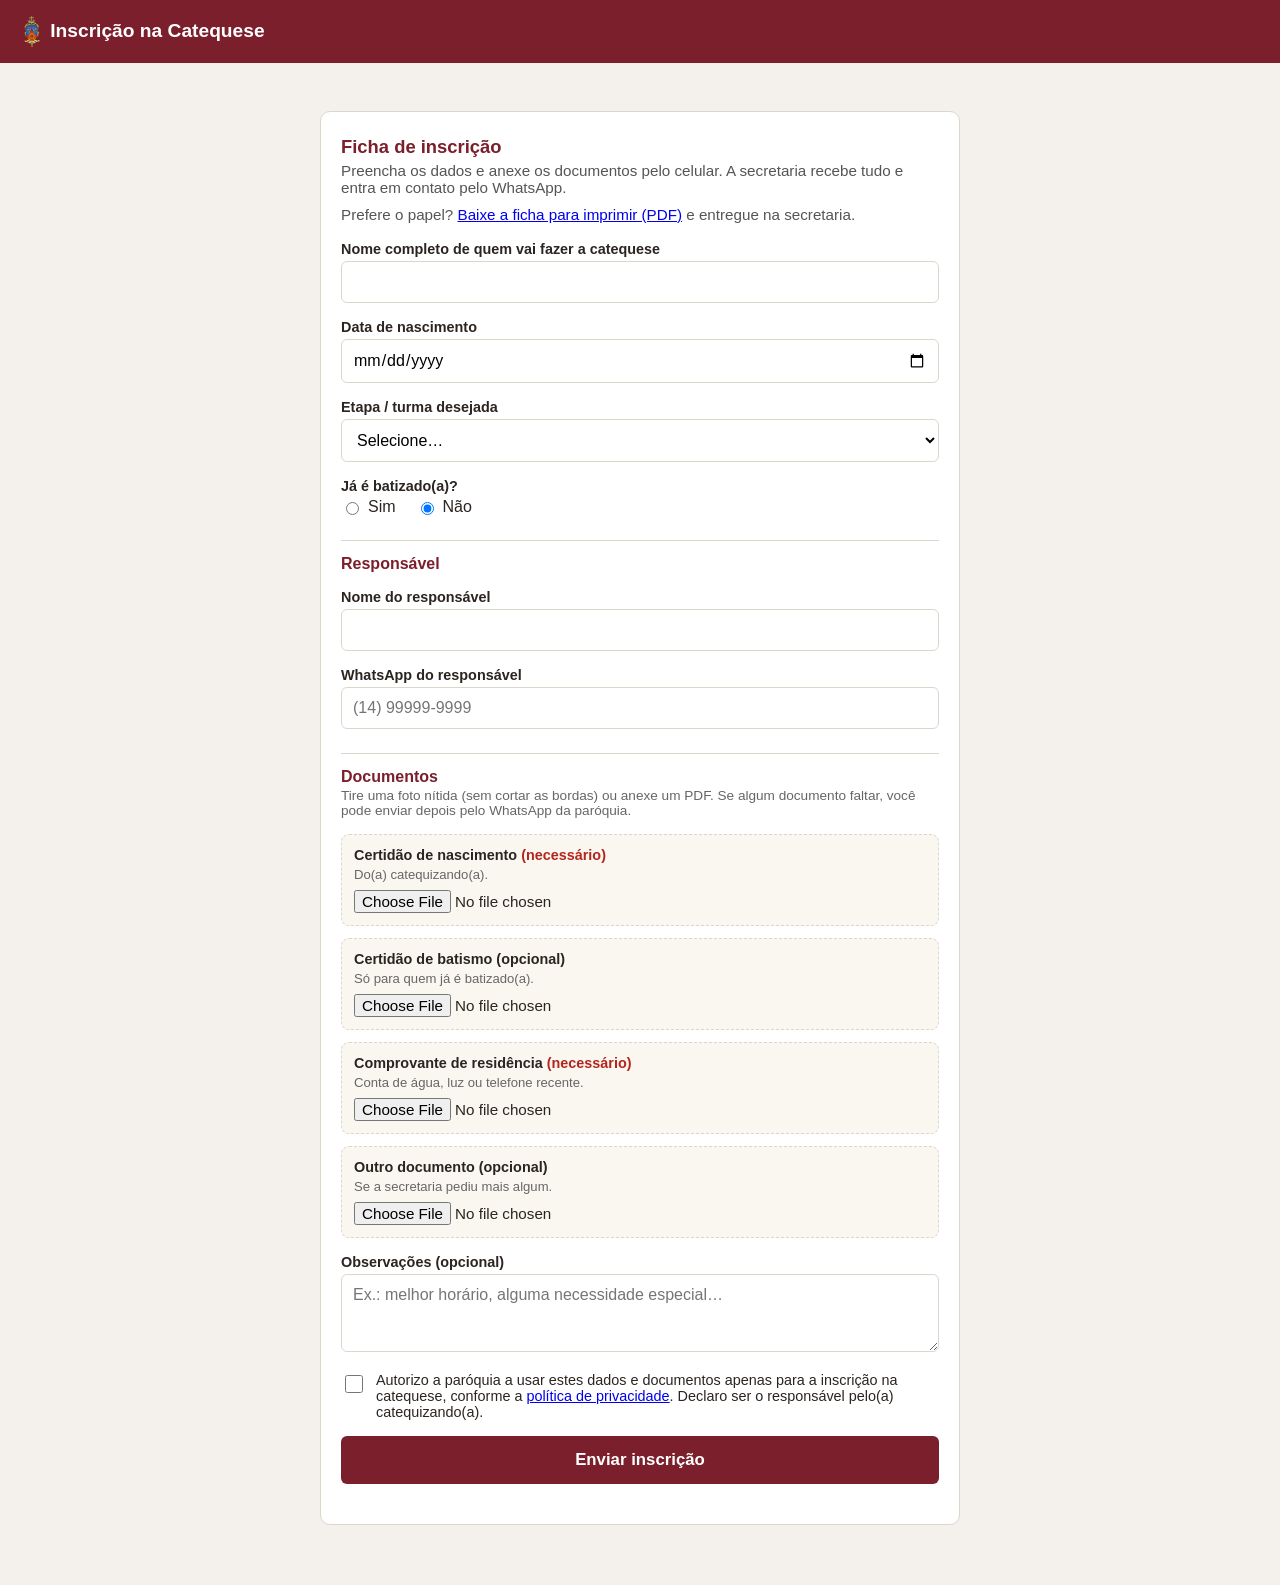
<file: catequese.html>
<!DOCTYPE html>
<html lang="pt-BR">
<head>
<meta charset="UTF-8">
<meta name="viewport" content="width=device-width, initial-scale=1.0">
<title>Inscrição na Catequese — Paróquia Sagrado Coração de Jesus</title>
<meta property="og:title" content="Inscrição na Catequese — Paróquia Sagrado Coração de Jesus">
<meta property="og:description" content="Faça a inscrição na catequese e envie os documentos pelo celular.">
<meta property="og:type" content="website">
<meta property="og:image" content="https://pascomscjmarilia-creator.github.io/paroquia-documentos/og-image.png">
<meta property="og:image:width" content="1200">
<meta property="og:image:height" content="630">
<link rel="stylesheet" href="style.css?v=20260924a">
<style>
  .cat-card { background:#fff; border:1px solid var(--cinza-borda); border-radius:10px; padding:24px 20px; max-width:640px; margin:24px auto 0; }
  .cat-card h2 { margin:0 0 4px; font-size:1.15rem; color:var(--vinho); }
  .cat-intro { margin:0 0 18px; color:#555; font-size:0.95rem; }
  #formCat { display:flex; flex-direction:column; gap:16px; }
  #formCat label, #formCat .rotulo { display:block; font-weight:600; margin-bottom:4px; font-size:0.9rem; }
  #formCat input[type="text"], #formCat input[type="tel"], #formCat input[type="date"], #formCat select, #formCat textarea {
    width:100%; padding:11px; border:1px solid var(--cinza-borda); border-radius:6px; font-size:1rem; font-family:inherit; background:#fff;
  }
  #formCat textarea { resize:vertical; }
  .cat-secao { font-size:1rem; color:var(--vinho); margin:8px 0 0; padding-top:14px; border-top:1px solid var(--cinza-borda); }
  .cat-secao small { display:block; font-weight:400; color:#666; font-size:0.85rem; margin-top:2px; }
  .cat-opcoes { display:flex; gap:20px; }
  .cat-opcoes label { font-weight:500 !important; display:flex !important; align-items:center; gap:6px; margin:0 !important; font-size:1rem !important; }
  .cat-doc { border:1px dashed var(--cinza-borda); border-radius:8px; padding:12px; background:#faf7f0; }
  .cat-doc .dica { color:#666; font-size:0.82rem; margin:0 0 8px; }
  .cat-doc input[type="file"] { width:100%; font-size:0.95rem; }
  .cat-doc .escolhido { margin:6px 0 0; font-size:0.85rem; color:#276e35; word-break:break-all; }
  .cat-doc .obrig { color:#b3261e; font-weight:700; }
  .cat-consent { display:flex; gap:10px; align-items:flex-start; font-size:0.9rem; }
  .cat-consent input { margin-top:3px; width:18px; height:18px; flex-shrink:0; }
  .cat-consent label { font-weight:400 !important; margin:0 !important; font-size:0.9rem !important; }
  #btnEnviarCat { background:var(--vinho); color:#fff; border:none; padding:14px; border-radius:6px; font-size:1.05rem; font-weight:600; cursor:pointer; }
  #btnEnviarCat:disabled { opacity:0.6; cursor:default; }
  #resultadoCat { margin:0; font-weight:600; }
  #resultadoCat.erro { color:#b3261e; }
  .cat-sucesso { text-align:center; padding:8px 0; }
  .cat-sucesso h2 { font-size:1.3rem; }
  .cat-pill { display:inline-block; padding:4px 12px; border-radius:999px; font-weight:600; font-size:0.9rem; }
  .cat-pill.ok { background:#d9f0dc; color:#276e35; }
  .cat-pill.falta { background:#fbe6b8; color:#8a5a00; }
  .cat-sucesso .btn-wa { display:inline-block; margin-top:14px; background:#25d366; color:#fff; text-decoration:none; padding:12px 18px; border-radius:6px; font-weight:600; }
  .oculto-bot { position:absolute; left:-9999px; width:1px; height:1px; overflow:hidden; }
  .cat-fechado { text-align:center; color:#555; }
</style>
</head>
<body>

  <header class="topbar">
    <div class="topbar-titulo">
      <img src="brasao.png" alt="Brasão da Paróquia" class="brasao">
      <h1>Inscrição na Catequese</h1>
    </div>
  </header>

  <main>
    <section class="cat-card" id="cartaoFormulario">
      <h2>Ficha de inscrição</h2>
      <p class="cat-intro">Preencha os dados e anexe os documentos pelo celular. A secretaria recebe tudo e entra em contato pelo WhatsApp.</p>
      <p class="cat-intro" style="margin-top:-8px;">Prefere o papel? <a href="Ficha_Inscricao_Catequese.pdf" target="_blank" rel="noopener">Baixe a ficha para imprimir (PDF)</a> e entregue na secretaria.</p>

      <form id="formCat" novalidate>
        <div>
          <label for="catequizando">Nome completo de quem vai fazer a catequese</label>
          <input type="text" id="catequizando" autocomplete="off" required>
        </div>

        <div>
          <label for="nascimento">Data de nascimento</label>
          <input type="date" id="nascimento" required>
        </div>

        <div>
          <label for="etapa">Etapa / turma desejada</label>
          <select id="etapa" required></select>
        </div>

        <div>
          <span class="rotulo">Já é batizado(a)?</span>
          <div class="cat-opcoes">
            <label><input type="radio" name="batizado" value="Sim"> Sim</label>
            <label><input type="radio" name="batizado" value="Não" checked> Não</label>
          </div>
        </div>

        <div id="blocoParoquiaBatismo" hidden>
          <label for="paroquiaBatismo">Em qual paróquia foi batizado(a)? (opcional)</label>
          <input type="text" id="paroquiaBatismo" autocomplete="off">
        </div>

        <h3 class="cat-secao">Responsável</h3>

        <div>
          <label for="responsavel">Nome do responsável</label>
          <input type="text" id="responsavel" autocomplete="name" required>
        </div>

        <div>
          <label for="whatsapp">WhatsApp do responsável</label>
          <input type="tel" id="whatsapp" inputmode="tel" autocomplete="tel" placeholder="(14) 99999-9999" required>
        </div>

        <h3 class="cat-secao">Documentos
          <small>Tire uma foto nítida (sem cortar as bordas) ou anexe um PDF. Se algum documento faltar, você pode enviar depois pelo WhatsApp da paróquia.</small>
        </h3>

        <div id="listaDocumentos" style="display:flex; flex-direction:column; gap:12px;"></div>

        <div>
          <label for="observacoes">Observações (opcional)</label>
          <textarea id="observacoes" rows="3" maxlength="500" placeholder="Ex.: melhor horário, alguma necessidade especial…"></textarea>
        </div>

        <div class="oculto-bot" aria-hidden="true">
          <label for="site">Não preencha este campo</label>
          <input type="text" id="site" tabindex="-1" autocomplete="off">
        </div>

        <div class="cat-consent">
          <input type="checkbox" id="consentimento" required>
          <label for="consentimento">Autorizo a paróquia a usar estes dados e documentos apenas para a inscrição na catequese, conforme a <a href="privacidade.html" target="_blank" rel="noopener">política de privacidade</a>. Declaro ser o responsável pelo(a) catequizando(a).</label>
        </div>

        <button type="submit" id="btnEnviarCat">Enviar inscrição</button>
        <p id="resultadoCat" role="status"></p>
      </form>
    </section>

    <section class="cat-card cat-fechado" id="cartaoFechado" hidden>
      <h2>Inscrições</h2>
      <p id="msgFechado"></p>
    </section>

    <section class="cat-card cat-sucesso" id="cartaoSucesso" hidden>
      <h2>✅ Inscrição recebida!</h2>
      <p id="sucessoNome"></p>
      <p><span id="sucessoSituacao" class="cat-pill"></span></p>
      <p id="sucessoFaltam"></p>
      <p style="color:#555; font-size:0.92rem;">A secretaria vai conferir os dados e entrar em contato pelo WhatsApp informado.</p>
      <a id="sucessoWhatsapp" class="btn-wa" href="#" target="_blank" rel="noopener" hidden>💬 Enviar documentos que faltam</a>
    </section>
  </main>

<script>
  // ============================================================
  // CONFIGURAÇÃO — a secretaria/Pascom ajusta aqui
  // ============================================================
  const CONFIG = {
    WEBHOOK_URL: 'https://paroquia-scjm-n8n-paroquia.ndjgby.easypanel.host/webhook/catequese-inscricao',

    // Para fechar as inscrições, troque para false (a página passa a mostrar a mensagem abaixo).
    INSCRICOES_ABERTAS: true,
    MENSAGEM_FECHADA: 'As inscrições para a catequese não estão abertas no momento. Procure a secretaria da paróquia para mais informações.',

    // WhatsApp da paróquia (só dígitos, com 55) — usado no botão "enviar documentos que faltam"
    WHATSAPP_PAROQUIA: '5514997919271',

    // Opções do campo "Etapa / turma" — ajustar conforme as turmas da paróquia
    ETAPAS: [
      'Catequese infantil',
      'Crisma (adolescentes)',
      'Catequese de adultos',
      'Não sei — preciso de orientação'
    ],

    // Documentos pedidos. exigido: true = sempre; 'batizado' = só se já for batizado; false = opcional.
    // (Os documentos "exigidos" definem a situação Completos / Faltam que a secretaria vê no painel.)
    DOCUMENTOS: [
      { tipo: 'certidao_nascimento',    rotulo: 'Certidão de nascimento',   exigido: true,       dica: 'Do(a) catequizando(a).' },
      { tipo: 'certidao_batismo',       rotulo: 'Certidão de batismo',      exigido: 'batizado', dica: 'Só para quem já é batizado(a).' },
      { tipo: 'comprovante_residencia', rotulo: 'Comprovante de residência', exigido: true,       dica: 'Conta de água, luz ou telefone recente.' },
      { tipo: 'outro',                  rotulo: 'Outro documento',          exigido: false,      dica: 'Se a secretaria pediu mais algum.' }
    ],

    MAX_TOTAL_MB: 9,     // soma de todos os arquivos
    MAX_PDF_MB: 4,       // cada PDF
    IMG_MAX_PX: 1600,    // fotos são reduzidas para caber no envio
    IMG_QUALIDADE: 0.8
  };
  // ============================================================

  const el = (id) => document.getElementById(id);
  const form = el('formCat');
  const resultado = el('resultadoCat');
  const btn = el('btnEnviarCat');

  function ehBatizado() {
    return form.querySelector('input[name="batizado"]:checked').value === 'Sim';
  }

  function docExigido(doc) {
    return doc.exigido === true || (doc.exigido === 'batizado' && ehBatizado());
  }

  function montarDocumentos() {
    const lista = el('listaDocumentos');
    lista.innerHTML = '';
    CONFIG.DOCUMENTOS.forEach(doc => {
      const div = document.createElement('div');
      div.className = 'cat-doc';
      div.dataset.tipo = doc.tipo;
      div.innerHTML =
        '<span class="rotulo">' + doc.rotulo + ' <span class="obrig" data-obrig></span></span>' +
        (doc.dica ? '<p class="dica">' + doc.dica + '</p>' : '') +
        '<input type="file" accept="image/*,application/pdf" data-input>' +
        '<p class="escolhido" data-escolhido hidden></p>';
      div.querySelector('[data-input]').addEventListener('change', (e) => {
        const f = e.target.files[0];
        const p = div.querySelector('[data-escolhido]');
        p.hidden = !f;
        if (f) p.textContent = '✔ ' + f.name + ' (' + (f.size / 1024 / 1024).toFixed(1) + ' MB)';
      });
      lista.appendChild(div);
    });
    atualizarObrigatorios();
  }

  function atualizarObrigatorios() {
    CONFIG.DOCUMENTOS.forEach(doc => {
      const div = document.querySelector('.cat-doc[data-tipo="' + doc.tipo + '"]');
      if (!div) return;
      div.querySelector('[data-obrig]').textContent = docExigido(doc) ? '(necessário)' : '(opcional)';
      div.querySelector('[data-obrig]').className = docExigido(doc) ? 'obrig' : '';
    });
  }

  function formatarDataBR(iso) {
    const [a, m, d] = iso.split('-');
    return d + '/' + m + '/' + a;
  }

  // Foto -> JPEG reduzido (base64). Se o navegador não abrir o formato, avisa.
  function reduzirImagem(file) {
    return new Promise((resolve, reject) => {
      const url = URL.createObjectURL(file);
      const img = new Image();
      img.onload = () => {
        const escala = Math.min(1, CONFIG.IMG_MAX_PX / Math.max(img.width, img.height));
        const c = document.createElement('canvas');
        c.width = Math.round(img.width * escala);
        c.height = Math.round(img.height * escala);
        const ctx = c.getContext('2d');
        ctx.fillStyle = '#fff';
        ctx.fillRect(0, 0, c.width, c.height);
        ctx.drawImage(img, 0, 0, c.width, c.height);
        URL.revokeObjectURL(url);
        const dataUrl = c.toDataURL('image/jpeg', CONFIG.IMG_QUALIDADE);
        resolve({ mime: 'image/jpeg', base64: dataUrl.split(',')[1], nome: file.name.replace(/\.[^.]+$/, '') + '.jpg' });
      };
      img.onerror = () => { URL.revokeObjectURL(url); reject(new Error('IMG')); };
      img.src = url;
    });
  }

  function lerPdf(file) {
    return new Promise((resolve, reject) => {
      const r = new FileReader();
      r.onload = () => resolve({ mime: 'application/pdf', base64: String(r.result).split(',')[1], nome: file.name });
      r.onerror = () => reject(new Error('PDF'));
      r.readAsDataURL(file);
    });
  }

  async function coletarArquivos() {
    const arquivos = [];
    let totalBytes = 0;
    for (const doc of CONFIG.DOCUMENTOS) {
      const div = document.querySelector('.cat-doc[data-tipo="' + doc.tipo + '"]');
      const f = div.querySelector('[data-input]').files[0];
      if (!f) continue;
      let dados;
      if (f.type === 'application/pdf') {
        if (f.size > CONFIG.MAX_PDF_MB * 1024 * 1024) throw new Error('O PDF "' + doc.rotulo + '" passa de ' + CONFIG.MAX_PDF_MB + ' MB. Envie uma foto ou um PDF menor.');
        dados = await lerPdf(f);
      } else if (f.type.startsWith('image/')) {
        try { dados = await reduzirImagem(f); }
        catch (e) { throw new Error('Não consegui abrir a imagem de "' + doc.rotulo + '". Tire uma foto de novo ou envie em PDF.'); }
      } else {
        throw new Error('O arquivo de "' + doc.rotulo + '" não é foto nem PDF.');
      }
      totalBytes += dados.base64.length * 0.75;
      arquivos.push({ tipo: doc.tipo, rotulo: doc.rotulo, nome: dados.nome, mime: dados.mime, base64: dados.base64 });
    }
    if (totalBytes > CONFIG.MAX_TOTAL_MB * 1024 * 1024) {
      throw new Error('Os arquivos somam mais de ' + CONFIG.MAX_TOTAL_MB + ' MB. Envie menos arquivos agora e o restante depois pelo WhatsApp.');
    }
    return arquivos;
  }

  function mostrarErro(msg) {
    resultado.className = 'erro';
    resultado.textContent = '⚠️ ' + msg;
  }

  function mostrarSucesso(dados, nome) {
    el('cartaoFormulario').hidden = true;
    el('cartaoSucesso').hidden = false;
    el('sucessoNome').textContent = 'Inscrição de ' + nome + ' enviada para a secretaria.';
    const situacao = dados.situacaoDocumentos || '';
    const completo = situacao === 'Completos';
    const pill = el('sucessoSituacao');
    pill.textContent = completo ? 'Documentos completos' : (situacao || 'Documentos recebidos');
    pill.className = 'cat-pill ' + (completo ? 'ok' : 'falta');
    const faltam = Array.isArray(dados.faltam) ? dados.faltam : [];
    el('sucessoFaltam').textContent = faltam.length ? 'Você pode enviar o que falta pelo WhatsApp da paróquia.' : '';
    const wa = el('sucessoWhatsapp');
    if (faltam.length && CONFIG.WHATSAPP_PAROQUIA) {
      wa.href = 'https://wa.me/' + CONFIG.WHATSAPP_PAROQUIA + '?text=' + encodeURIComponent('Olá! Sobre a inscrição de ' + nome + ' na catequese, vou enviar os documentos que faltam.');
      wa.hidden = false;
    }
    window.scrollTo({ top: 0, behavior: 'smooth' });
  }

  form.addEventListener('submit', async (e) => {
    e.preventDefault();
    resultado.textContent = '';
    resultado.className = '';

    const catequizando = el('catequizando').value.trim();
    const nascimento = el('nascimento').value;
    const responsavel = el('responsavel').value.trim();
    const whatsapp = el('whatsapp').value.trim();

    if (!catequizando || !nascimento || !el('etapa').value || !responsavel || !whatsapp) {
      return mostrarErro('Preencha todos os campos obrigatórios.');
    }
    const digitos = whatsapp.replace(/\D/g, '');
    if (digitos.length < 10 || digitos.length > 13) {
      return mostrarErro('Confira o WhatsApp: use o DDD, por exemplo (14) 99999-9999.');
    }
    if (!el('consentimento').checked) {
      return mostrarErro('Marque a autorização para concluir a inscrição.');
    }

    btn.disabled = true;
    btn.textContent = 'Enviando… (pode levar alguns segundos)';

    try {
      const arquivos = await coletarArquivos();
      if (arquivos.length === 0) {
        throw new Error('Anexe ao menos um documento. Se não tiver nenhum agora, procure a secretaria.');
      }

      const payload = {
        catequizando,
        nascimento: formatarDataBR(nascimento),
        etapa: el('etapa').value,
        batizado: ehBatizado() ? 'Sim' : 'Não',
        paroquiaBatismo: el('paroquiaBatismo').value.trim(),
        responsavel,
        whatsapp,
        observacoes: el('observacoes').value.trim(),
        consentimento: true,
        site: el('site').value,
        exigidos: CONFIG.DOCUMENTOS.filter(docExigido).map(d => ({ tipo: d.tipo, rotulo: d.rotulo })),
        arquivos
      };

      const resp = await fetch(CONFIG.WEBHOOK_URL, {
        method: 'POST',
        headers: { 'Content-Type': 'application/json' },
        body: JSON.stringify(payload)
      });
      const dados = await resp.json();

      if (dados.sucesso) {
        mostrarSucesso(dados, catequizando);
      } else {
        mostrarErro(dados.mensagem || 'Não foi possível concluir a inscrição.');
      }
    } catch (err) {
      const msgConhecida = err && err.message && !/Failed to fetch|NetworkError|JSON|Load failed/i.test(err.message);
      mostrarErro(msgConhecida ? err.message : 'Não foi possível enviar agora. Confira sua internet e tente novamente em instantes.');
      console.error(err);
    } finally {
      btn.disabled = false;
      btn.textContent = 'Enviar inscrição';
    }
  });

  window.addEventListener('DOMContentLoaded', () => {
    if (!CONFIG.INSCRICOES_ABERTAS) {
      el('cartaoFormulario').hidden = true;
      el('msgFechado').textContent = CONFIG.MENSAGEM_FECHADA;
      el('cartaoFechado').hidden = false;
      return;
    }
    const sel = el('etapa');
    sel.innerHTML = '<option value="">Selecione…</option>' + CONFIG.ETAPAS.map(e => '<option>' + e + '</option>').join('');
    montarDocumentos();
    form.querySelectorAll('input[name="batizado"]').forEach(r => r.addEventListener('change', () => {
      el('blocoParoquiaBatismo').hidden = !ehBatizado();
      atualizarObrigatorios();
    }));
  });
</script>
</body>
</html>
</file>
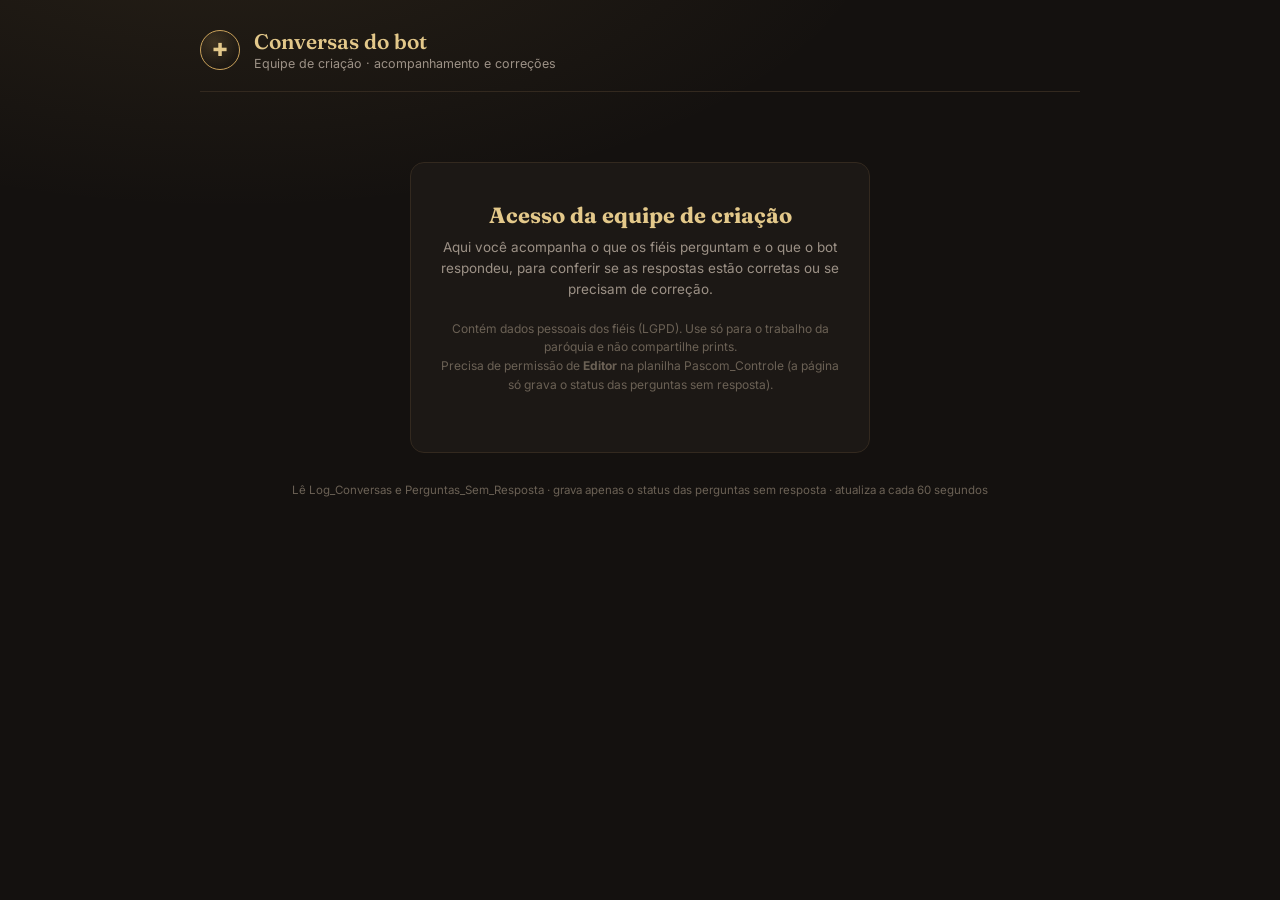
<file: conversas.html>
<!DOCTYPE html>
<html lang="pt-BR">
<head>
<meta charset="UTF-8">
<meta name="viewport" content="width=device-width, initial-scale=1.0">
<meta name="robots" content="noindex, nofollow">
<title>Conversas do bot — Equipe de criação</title>
<style>
  @import url('https://fonts.googleapis.com/css2?family=Fraunces:opsz,wght@9..144,500;9..144,600&family=Inter:wght@400;500;600;700&display=swap');

  :root{
    --bg:#14110f; --bg-elev:#1c1815; --bg-elev-2:#241f1a; --line:#33291f;
    --gold:#c9a15a; --gold-soft:#e3c88a; --text:#ede6da; --text-dim:#9c9186; --text-faint:#6b6155;
    --ok:#6a9b6e; --bad:#b25b52; --flag:#d98a1c;
  }
  *{box-sizing:border-box;}
  [hidden]{display:none !important;}
  html,body{min-height:100%;}
  body{
    margin:0;
    background:radial-gradient(1100px 500px at 18% -10%, rgba(201,161,90,0.10), transparent 60%), var(--bg);
    color:var(--text); font-family:'Inter',system-ui,sans-serif; -webkit-font-smoothing:antialiased;
  }
  .wrap{max-width:920px;margin:0 auto;padding:28px 20px 80px;}

  header{display:flex;align-items:flex-end;justify-content:space-between;gap:16px;padding-bottom:20px;border-bottom:1px solid var(--line);margin-bottom:22px;flex-wrap:wrap;}
  .brand{display:flex;align-items:center;gap:14px;}
  .brand-mark{width:40px;height:40px;border-radius:50%;border:1px solid var(--gold);display:flex;align-items:center;justify-content:center;font-size:18px;color:var(--gold-soft);flex-shrink:0;background:radial-gradient(circle at 35% 30%, rgba(201,161,90,0.18), transparent 70%);}
  .brand h1{font-family:'Fraunces',serif;font-weight:600;font-size:21px;margin:0;color:var(--gold-soft);}
  .brand p{margin:2px 0 0;font-size:12.5px;color:var(--text-dim);}
  .lado{display:flex;align-items:center;gap:10px;flex-wrap:wrap;}
  .pill{display:flex;align-items:center;gap:8px;font-size:12px;color:var(--text-dim);padding:7px 12px;border:1px solid var(--line);border-radius:100px;background:var(--bg-elev);}
  .dot{width:7px;height:7px;border-radius:50%;background:var(--ok);flex-shrink:0;}
  .dot.live{animation:pulse 1.8s ease-in-out infinite;}
  .dot.off{background:var(--bad);}
  @keyframes pulse{0%,100%{box-shadow:0 0 0 0 rgba(106,155,110,0.5);}50%{box-shadow:0 0 0 5px rgba(106,155,110,0);}}

  /* login */
  .login{max-width:460px;margin:70px auto 0;text-align:center;background:var(--bg-elev);border:1px solid var(--line);border-radius:14px;padding:38px 26px;}
  .login h2{font-family:'Fraunces',serif;color:var(--gold-soft);margin:0 0 8px;font-size:22px;}
  .login p{color:var(--text-dim);font-size:13.5px;line-height:1.55;margin:0 0 20px;}
  .login .aviso{font-size:12px;color:var(--text-faint);margin-top:18px;}
  .btn-google{background:#fff;border:1px solid #ccc;padding:10px 22px;border-radius:8px;cursor:pointer;font-size:0.95rem;font-weight:600;color:#3c4043;font-family:inherit;}
  .erro{color:#e08d84;margin-top:16px;font-weight:600;font-size:13.5px;}

  /* abas e controles */
  .tabs{display:flex;gap:8px;margin-bottom:16px;flex-wrap:wrap;}
  .tab-btn,.ghost{background:var(--bg-elev);border:1px solid var(--line);color:var(--text-dim);padding:9px 16px;border-radius:8px;font-size:13px;cursor:pointer;font-family:inherit;transition:border-color .15s,color .15s,background .15s;white-space:nowrap;}
  .tab-btn.active,.ghost.active{border-color:var(--gold);color:var(--gold-soft);background:var(--bg-elev-2);}
  .ghost:hover,.tab-btn:hover{border-color:var(--gold);color:var(--gold-soft);}
  .ghost.flag.active{border-color:var(--flag);color:var(--flag);}
  .tab-grupo{display:inline-flex;align-items:center;gap:6px;}
  .ajuda-btn{width:24px;height:24px;flex-shrink:0;padding:0;border:1.5px solid var(--gold);border-radius:50%;background:transparent;color:var(--gold-soft);font-size:12px;font-weight:700;line-height:1;cursor:pointer;font-family:inherit;}
  .ajuda-btn:hover,.ajuda-btn[aria-expanded="true"]{background:var(--gold);color:#1c1815;}
  .ajuda-box{background:var(--bg-elev);border:1px solid var(--line);border-left:3px solid var(--gold);border-radius:10px;padding:14px 18px;margin:0 0 16px;font-size:13.5px;line-height:1.55;color:var(--text);}
  .ajuda-box h3{font-family:'Fraunces',serif;color:var(--gold-soft);font-size:16px;margin:0 0 8px;}
  .ajuda-box h4{color:var(--gold-soft);font-size:12px;text-transform:uppercase;letter-spacing:.06em;margin:14px 0 6px;}
  .ajuda-box p{margin:0 0 8px;}
  .ajuda-box ol,.ajuda-box ul{margin:0 0 8px;padding-left:20px;}
  .ajuda-box li{margin-bottom:5px;}
  .ajuda-box ul{list-style:disc;}
  .ajuda-box b{color:#f3e2b5;}
  .ajuda-box .nota{font-size:12px;color:var(--text-dim);border-top:1px solid var(--line);padding-top:8px;margin-top:10px;}
  .badge{display:inline-block;margin-left:6px;padding:1px 7px;border-radius:100px;font-size:11px;background:rgba(201,161,90,0.18);color:var(--gold-soft);}
  .controls{display:flex;gap:10px;margin-bottom:8px;flex-wrap:wrap;align-items:center;}
  .search,select{background:var(--bg-elev);border:1px solid var(--line);color:var(--text);padding:10px 14px;border-radius:8px;font-size:13.5px;font-family:inherit;}
  .search{flex:1;min-width:200px;}
  .search::placeholder{color:var(--text-faint);}
  .search:focus,select:focus{outline:none;border-color:var(--gold);}
  .linha-info{display:flex;justify-content:space-between;flex-wrap:wrap;gap:6px;font-size:12px;color:var(--text-faint);margin:0 2px 14px;}
  #msg{color:var(--text-dim);}

  /* feed */
  #feed{display:flex;flex-direction:column;gap:14px;}
  .entry{border:1px solid var(--line);border-radius:12px;background:var(--bg-elev);overflow:hidden;animation:fadeIn .3s ease;}
  .entry.marcada{border-color:var(--flag);box-shadow:0 0 0 1px rgba(217,138,28,0.35);}
  @keyframes fadeIn{from{opacity:0;transform:translateY(-4px);}to{opacity:1;transform:translateY(0);}}
  .meta{display:flex;align-items:center;justify-content:space-between;flex-wrap:wrap;gap:4px 12px;padding:10px 16px;border-bottom:1px solid var(--line);background:var(--bg-elev-2);font-size:12px;}
  .who{color:var(--gold-soft);font-weight:600;}
  .num{color:var(--text-faint);margin-left:6px;}
  .when{color:var(--text-faint);}
  .bubbles{padding:14px 16px;display:flex;flex-direction:column;gap:10px;}
  .bubble{max-width:88%;padding:9px 13px;border-radius:10px;font-size:13.5px;line-height:1.5;white-space:pre-wrap;overflow-wrap:anywhere;}
  .bubble.pergunta{align-self:flex-start;background:var(--bg-elev-2);border:1px solid var(--line);border-top-left-radius:3px;}
  .bubble.resposta{align-self:flex-end;background:linear-gradient(155deg,rgba(201,161,90,0.16),rgba(201,161,90,0.07));border:1px solid rgba(201,161,90,0.35);border-top-right-radius:3px;}
  .bubble.sistema{align-self:center;max-width:96%;background:transparent;border:1px dashed var(--line);color:var(--text-dim);font-style:italic;font-size:12.5px;}
  .rot{font-size:10px;text-transform:uppercase;letter-spacing:.06em;color:var(--text-faint);margin-bottom:4px;display:block;}
  .bubble.resposta .rot{color:var(--gold-soft);text-align:right;}
  .acoes{display:flex;justify-content:flex-end;gap:8px;padding:0 16px 12px;flex-wrap:wrap;}
  .mini{background:transparent;border:1px solid var(--line);color:var(--text-dim);padding:6px 11px;border-radius:7px;font-size:12px;cursor:pointer;font-family:inherit;}
  .mini:hover{border-color:var(--gold);color:var(--gold-soft);}
  .mini.on{border-color:var(--flag);color:var(--flag);}
  .mini.ok{border-color:var(--ok);color:#9cc9a0;}
  .mini.ok:hover{background:rgba(106,155,110,0.15);}
  .acoes-sem{justify-content:space-between;align-items:center;}
  .acoes-sem .botoes{display:flex;gap:8px;flex-wrap:wrap;justify-content:flex-end;}
  .status-sem{display:flex;align-items:center;gap:8px;flex-wrap:wrap;font-size:12px;color:var(--text-faint);}
  .chip{display:inline-block;padding:2px 10px;border-radius:100px;font-size:11.5px;font-weight:600;}
  .chip.pend{background:rgba(217,138,28,0.16);color:var(--flag);}
  .chip.em{background:rgba(201,161,90,0.18);color:var(--gold-soft);}
  .chip.ok{background:rgba(106,155,110,0.2);color:#9cc9a0;}
  .entry.st-corrigida{opacity:.72;}
  .entry.st-correcao{border-color:rgba(201,161,90,0.5);}
  .vazio{text-align:center;padding:70px 20px;color:var(--text-faint);font-size:14px;}
  .aviso-lim{color:var(--text-faint);font-size:12.5px;margin:0 0 10px;}
  footer{text-align:center;margin-top:30px;font-size:11.5px;color:var(--text-faint);}
  #toast{position:fixed;left:50%;bottom:24px;transform:translateX(-50%);background:#2b241d;border:1px solid var(--gold);color:var(--gold-soft);padding:9px 16px;border-radius:8px;font-size:13px;opacity:0;pointer-events:none;transition:opacity .2s;}
  #toast.show{opacity:1;}
  @media (max-width:560px){.bubble{max-width:96%;} header{align-items:flex-start;}}
</style>
</head>
<body>
<div class="wrap">

  <header>
    <div class="brand">
      <div class="brand-mark">✚</div>
      <div>
        <h1>Conversas do bot</h1>
        <p>Equipe de criação · acompanhamento e correções</p>
      </div>
    </div>
    <div class="lado" id="lado" hidden>
      <div class="pill"><span class="dot live" id="dot"></span><span id="statusTxt">conectando…</span></div>
      <div class="pill"><span id="emailTxt"></span></div>
      <button class="ghost" id="btnSair" type="button">Sair</button>
    </div>
  </header>

  <!-- LOGIN -->
  <section class="login" id="loginBox">
    <h2>Acesso da equipe de criação</h2>
    <p>Aqui você acompanha o que os fiéis perguntam e o que o bot respondeu, para conferir se as respostas estão corretas ou se precisam de correção.</p>
    <div id="googleBtn"></div>
    <p class="erro" id="loginErro" hidden></p>
    <p class="aviso">Contém dados pessoais dos fiéis (LGPD). Use só para o trabalho da paróquia e não compartilhe prints.<br>Precisa de permissão de <b>Editor</b> na planilha Pascom_Controle (a página só grava o status das perguntas sem resposta).</p>
  </section>

  <!-- APP -->
  <div id="app" hidden>
    <div class="tabs">
      <span class="tab-grupo">
        <button class="tab-btn active" id="tabConversas" type="button">💬 Conversas</button>
        <button class="ajuda-btn" data-ajuda="ajudaConversas" aria-expanded="false" aria-controls="ajudaConversas" aria-label="Como usar a aba Conversas" type="button">?</button>
      </span>
      <span class="tab-grupo">
        <button class="tab-btn" id="tabSem" type="button">❓ Sem resposta <span class="badge" id="badgeSem">0</span></button>
        <button class="ajuda-btn" data-ajuda="ajudaSem" aria-expanded="false" aria-controls="ajudaSem" aria-label="Como usar a aba Sem resposta" type="button">?</button>
      </span>
    </div>

    <div class="ajuda-box" id="ajudaConversas" hidden>
      <h3>💬 Conversas — para que serve</h3>
      <p>Mostra tudo o que os fiéis perguntaram ao bot e o que ele respondeu (as 200 mais recentes, da mais nova para a mais antiga). É o lugar para <b>conferir se o bot está respondendo certo</b> e descobrir o que precisa melhorar.</p>
      <h4>Como usar para corrigir e melhorar</h4>
      <ol>
        <li><b>Leia a resposta do bot</b> e compare com o que é o certo (planilhas, avisos, regras da paróquia). Estando certa, não há nada a fazer.</li>
        <li>Se estiver <b>errada, incompleta ou com tom ruim</b>, clique em <b>🚩 Marcar para corrigir</b>.</li>
        <li><b>Descubra a causa</b> e escolha a correção:
          <ul>
            <li><b>Informação errada ou desatualizada</b> → corrija na planilha certa (Missas, Atividades, Paróquia…) ou, se for mudança temporária, cadastre um aviso em <b>Informações Extras</b> no painel da secretaria.</li>
            <li><b>Informação certa, mas o bot não usou ou entendeu mal</b> → o ajuste é no prompt ou no código do n8n. Leve o caso ao Claude.</li>
            <li><b>Tom, tamanho ou jeito de falar</b> (muito longo, repete a apresentação, promete o que não pode) → ajuste de prompt (estilo, saudação, regras).</li>
          </ul>
        </li>
        <li>Para levar os casos ao Claude ou às notas, use <b>📋 Copiar</b> (uma conversa) ou <b>📋 Copiar marcadas</b> (todas as marcadas de uma vez).</li>
        <li><b>Depois de corrigir, teste</b> com a mesma pergunta e confira se agora responde certo.</li>
      </ol>
      <h4>O que vale procurar</h4>
      <ul>
        <li>Horários, datas e locais que não batem com as planilhas.</li>
        <li>Respostas inventadas ou promessas ("vou avisar o padre", "já anotei").</li>
        <li>Saudação repetida a cada mensagem, ou frase padrão "Não tenho essa informação" quando a informação existe.</li>
        <li>Perguntas que exigiam uma pessoa (visita a doente, retorno) e o bot não registrou recado.</li>
      </ul>
      <p class="nota">Os cartões tracejados com o rótulo <b>Sistema</b> não são respostas do bot: são registros automáticos (número bloqueado, bot pausado por atendimento humano).</p>
      <p class="nota">As marcações 🚩 ficam só neste navegador (não são compartilhadas entre vocês). Esta página tem dados pessoais de fiéis: use só para o trabalho da paróquia e não compartilhe prints.</p>
    </div>

    <div class="ajuda-box" id="ajudaSem" hidden>
      <h3>❓ Sem resposta — para que serve</h3>
      <p>Lista as perguntas em que o bot usou a frase padrão <i>"Não tenho essa informação aqui no momento"</i> e encaminhou o fiel para a secretaria. <b>Não quer dizer que o bot ficou calado</b>: ele respondeu, mas sem a informação. É a sua lista de <b>lacunas do sistema</b>.</p>
      <h4>Como usar para corrigir e melhorar</h4>
      <ol>
        <li>Para cada pergunta, descubra o <b>motivo</b>:
          <ul>
            <li><b>A informação não existe</b> → cadastre. Se for avulsa ou temporária, use <b>Informações Extras</b>; se for fixa, coloque na planilha correspondente.</li>
            <li><b>Existe, mas o bot não achou</b> (nome escrito de outro jeito, pergunta que a busca não cobre) → marque 🚩 e leve ao Claude para ajustar a busca ou o prompt.</li>
            <li><b>Precisa de uma pessoa</b> (visita a doente, pedido de retorno, assunto pessoal) → <b>contate o fiel</b>, confira se um recado foi registrado na aba Recados e, se não foi, peça o ajuste do bot para registrar.</li>
            <li><b>Fora do escopo</b> (outras paróquias, assuntos alheios) → normalmente é só ignorar.</li>
          </ul>
        </li>
        <li><b>Prioridades:</b> primeiro o que exige atendimento humano (o mesmo dia), depois as perguntas <b>repetidas por vários fiéis</b>, que rendem mais quando cadastradas.</li>
        <li><b>Acompanhe pelo status</b> (aparece para os 4 da equipe, porque fica gravado na planilha):
          <ul>
            <li><b>Pendente</b> — ninguém pegou ainda.</li>
            <li><b>🛠️ Em correção</b> — vira automaticamente quando alguém clica em <b>📋 Copiar</b>: significa que o caso já foi levado ao Claude. O e-mail e o horário de quem copiou ficam ao lado.</li>
            <li><b>✅ Corrigida</b> — clique em <b>✅ Marcar corrigida</b> depois de resolver <b>e testar</b> (a pergunta deve deixar de cair aqui). Ela sai da lista principal e fica no filtro <b>Corrigidas</b>.</li>
          </ul>
          Se marcou errado, use <b>↩ Reabrir</b> (ou <b>Voltar para pendente</b>).
        </li>
        <li>O filtro ao lado da busca vem em <b>A resolver</b> (pendentes + em correção, o padrão) e também alterna entre <b>Só pendentes</b>, <b>Em correção</b>, <b>Corrigidas</b> e <b>Todas</b>. O número na aba conta o que ainda não foi corrigido.</li>
      </ol>
      <p class="nota"><b>Limite da lista:</b> ela só registra quando a resposta traz exatamente aquela frase padrão. Se o bot reformular ("infelizmente não sei"), a pergunta não entra aqui. Por isso vale olhar também a aba Conversas.</p>
      <p class="nota">O status é gravado na planilha, nas colunas <b>Status</b> e <b>Atualizado por</b> (H e I) da aba Perguntas_Sem_Resposta. Se duas pessoas mexerem na mesma pergunta quase ao mesmo tempo, vale a última.</p>
      <p class="nota">Esta página tem dados pessoais de fiéis: use só para o trabalho da paróquia e não compartilhe prints.</p>
    </div>

    <div class="controls">
      <input class="search" id="busca" type="text" placeholder="Filtrar por nome, número ou palavra na conversa…">
      <select id="periodo">
        <option value="">Todo o período</option>
        <option value="hoje">Só hoje</option>
        <option value="7dias">Últimos 7 dias</option>
      </select>
      <select id="filtroSituacao" hidden aria-label="Situação da correção">
        <option value="aresolver">A resolver</option>
        <option value="pendente">Só pendentes</option>
        <option value="correcao">Em correção</option>
        <option value="corrigida">Corrigidas</option>
        <option value="">Todas</option>
      </select>
    </div>
    <div class="controls">
      <button class="ghost active" id="btnAuto" type="button">⏱ Auto: ligado</button>
      <button class="ghost" id="btnAtualizar" type="button">↻ Atualizar agora</button>
      <button class="ghost flag" id="btnSoMarcadas" type="button">🚩 Só marcadas (<span id="qtdMarcadas">0</span>)</button>
      <button class="ghost" id="btnCopiarMarcadas" type="button">📋 Copiar marcadas</button>
    </div>
    <div class="linha-info"><span id="msg"></span><span id="contagem"></span></div>

    <div id="feed"></div>
  </div>

  <footer>Lê Log_Conversas e Perguntas_Sem_Resposta · grava apenas o status das perguntas sem resposta · atualiza a cada 60 segundos</footer>
</div>
<div id="toast"></div>

<script src="https://accounts.google.com/gsi/client" async defer></script>
<script>
  // ================= CONFIGURAÇÃO =================
  const CONFIG = {
    CLIENT_ID: '172692599350-9ssc0ir4r4j4rtn3v7ksd5i6un41damc.apps.googleusercontent.com',
    SHEET_ID: '1-9ZRasNVZK3qX3j51QffsZjOzI59axMkh4pCZxxhFws', // Pascom_Controle
    LOG_RANGE: 'Log_Conversas!A2:H',                 // Timestamp, Data, Hora, Nome, Numero, Pergunta, Resposta, SessionId
    SEM_RANGE: 'Perguntas_Sem_Resposta!A2:I',        // Timestamp, Data, Hora, Nome, Numero, Pergunta, SessionId, Status, Atualizado por
    SEM_ABA: 'Perguntas_Sem_Resposta',
    ATUALIZA_MS: 60000,
    LIMITE: 200,
    // Leitura + gravação (mesmo acesso do site da secretaria). A página só grava as colunas H:I (Status) de Perguntas_Sem_Resposta.
    SCOPE: 'https://www.googleapis.com/auth/spreadsheets https://www.googleapis.com/auth/userinfo.email',
  };

  const $ = (id) => document.getElementById(id);
  let accessToken = null, tokenClient = null;
  let conversas = [], semResposta = [];
  let aba = 'conversas', auto = true, timer = null, soMarcadas = false;
  let marcadas = new Set();
  let emailUsuario = '';
  const CHAVE_MARCADAS = 'conversas_marcadas_v1';

  try { marcadas = new Set(JSON.parse(localStorage.getItem(CHAVE_MARCADAS) || '[]')); } catch (e) { marcadas = new Set(); }
  function salvarMarcadas() { try { localStorage.setItem(CHAVE_MARCADAS, JSON.stringify([...marcadas])); } catch (e) { /* sem armazenamento: só não persiste */ } }

  // ---------- utilidades ----------
  const norm = (s) => String(s || '').toLowerCase().normalize('NFD').replace(/[̀-ͯ]/g, '');
  const esc = (s) => String(s == null ? '' : s).replace(/[&<>"']/g, c => ({ '&':'&amp;','<':'&lt;','>':'&gt;','"':'&quot;',"'":'&#39;' }[c]));
  const limparNumero = (n) => String(n || '').replace('@s.whatsapp.net', '').replace(/\D/g, '');
  const TZ = { timeZone: 'America/Sao_Paulo' };
  const dataDe = (l) => { const d = new Date(l.timestamp); return isNaN(d) ? null : d; };
  const idDe = (l) => l.timestamp + '|' + l.numero + '|' + l.pergunta.slice(0, 40);

  function quando(l) {
    const d = dataDe(l);
    if (!d) return (l.data + ' ' + l.hora).trim();
    const hora = d.toLocaleTimeString('pt-BR', { hour: '2-digit', minute: '2-digit', ...TZ });
    const ehHoje = d.toLocaleDateString('en-CA', TZ) === new Date().toLocaleDateString('en-CA', TZ);
    return ehHoje ? 'hoje, ' + hora : d.toLocaleDateString('pt-BR', TZ) + ' às ' + hora;
  }
  function noPeriodo(l, p) {
    if (!p) return true;
    const d = dataDe(l); if (!d) return true;
    if (p === 'hoje') return d.toLocaleDateString('en-CA', TZ) === new Date().toLocaleDateString('en-CA', TZ);
    if (p === '7dias') return Date.now() - d.getTime() <= 7 * 24 * 3600 * 1000;
    return true;
  }
  function toast(msg) {
    const t = $('toast'); t.textContent = msg; t.classList.add('show');
    clearTimeout(toast._t); toast._t = setTimeout(() => t.classList.remove('show'), 2200);
  }
  async function copiar(texto) {
    try { await navigator.clipboard.writeText(texto); toast('Copiado!'); }
    catch (e) {
      const ta = document.createElement('textarea'); ta.value = texto; document.body.appendChild(ta); ta.select();
      try { document.execCommand('copy'); toast('Copiado!'); } catch (e2) { toast('Não foi possível copiar'); }
      ta.remove();
    }
  }
  const textoConversa = (l, ehSem) =>
    `${l.nome || 'Fiel'} (${l.numero}) — ${quando(l)}\nPergunta: ${l.pergunta}` + (ehSem ? '\n(o bot não soube responder)' : `\nResposta do bot: ${l.resposta}`);

  // ---------- login ----------
  function erroLogin(msg) { const e = $('loginErro'); e.textContent = msg; e.hidden = false; }

  function iniciarLogin(tent) {
    tent = tent || 0;
    if (!window.google || !window.google.accounts) {
      if (tent < 25) { setTimeout(() => iniciarLogin(tent + 1), 200); return; }
      erroLogin('Não foi possível carregar o login do Google. Confira a internet e recarregue a página.'); return;
    }
    try {
      tokenClient = google.accounts.oauth2.initTokenClient({
        client_id: CONFIG.CLIENT_ID,
        scope: CONFIG.SCOPE,
        callback: async (resp) => {
          if (resp.error) { erroLogin('Não foi possível entrar com essa conta Google (' + resp.error + ').'); return; }
          accessToken = resp.access_token;
          entrouNoApp();
        },
      });
      const b = document.createElement('button');
      b.className = 'btn-google'; b.type = 'button'; b.textContent = 'Entrar com Google';
      b.onclick = () => { $('loginErro').hidden = true; tokenClient.requestAccessToken(); };
      $('googleBtn').appendChild(b);
    } catch (e) { erroLogin('Erro ao iniciar o login: ' + e.message); }
  }

  async function entrouNoApp() {
    try {
      const r = await fetch('https://www.googleapis.com/oauth2/v3/userinfo', { headers: { Authorization: 'Bearer ' + accessToken } });
      const p = await r.json();
      emailUsuario = p.email || '';
      $('emailTxt').textContent = emailUsuario;
    } catch (e) { /* e-mail é só informativo */ }
    $('loginBox').hidden = true; $('app').hidden = false; $('lado').hidden = false;
    await carregar();
    agendar();
  }

  function sair() {
    if (accessToken && window.google) google.accounts.oauth2.revoke(accessToken, () => {});
    accessToken = null; conversas = []; semResposta = [];
    if (timer) { clearInterval(timer); timer = null; }
    $('app').hidden = true; $('lado').hidden = true; $('loginBox').hidden = false; $('feed').innerHTML = '';
  }

  // ---------- dados ----------
  async function lerAba(range) {
    const url = `https://sheets.googleapis.com/v4/spreadsheets/${CONFIG.SHEET_ID}/values/${encodeURIComponent(range)}`;
    const r = await fetch(url, { headers: { Authorization: 'Bearer ' + accessToken } });
    if (!r.ok) { const e = new Error('HTTP ' + r.status); e.status = r.status; throw e; }
    return (await r.json()).values || [];
  }
  function mensagemErro(e) {
    const s = e && e.status;
    if (s === 401) return 'Sessão do Google expirou. Clique em "Sair" e entre de novo.';
    if (s === 403) return 'Sua conta não tem permissão para ler a planilha Pascom_Controle. Peça para compartilhá-la com você (Leitor).';
    if (s === 400 || s === 404) return 'Não encontrei a aba Log_Conversas ou Perguntas_Sem_Resposta na planilha.';
    if (s === 429) return 'O Google está limitando os acessos. Aguarde 1 minuto.';
    return 'Sem conexão com o Google.';
  }

  async function carregar(silencioso) {
    if (!silencioso) $('msg').textContent = 'Carregando…';
    try {
      const [log, sem] = await Promise.all([lerAba(CONFIG.LOG_RANGE), lerAba(CONFIG.SEM_RANGE)]);
      conversas = log.map((r, i) => ({ linha: i + 2, timestamp: r[0] || '', data: r[1] || '', hora: r[2] || '', nome: r[3] || '', numero: limparNumero(r[4]), pergunta: r[5] || '', resposta: r[6] || '' }))
        .filter(l => l.pergunta || l.resposta);
      semResposta = sem.map((r, i) => ({ linha: i + 2, timestamp: r[0] || '', data: r[1] || '', hora: r[2] || '', nome: r[3] || '', numero: limparNumero(r[4]), pergunta: r[5] || '', status: (r[7] || '').trim(), atualizadoPor: r[8] || '' }))
        .filter(l => l.pergunta);
      atualizarBadge();
      $('dot').className = 'dot live';
      $('statusTxt').textContent = 'ao vivo · ' + new Date().toLocaleTimeString('pt-BR', TZ);
      $('msg').textContent = '';
      desenhar();
    } catch (e) {
      $('dot').className = 'dot off';
      $('statusTxt').textContent = 'sem conexão';
      $('msg').textContent = mensagemErro(e);
      console.error('Erro ao carregar conversas:', e);
    }
  }

  // ---------- status das perguntas sem resposta (gravado na planilha: colunas H e I) ----------
  const situacaoSem = (l) => {
    const s = norm(l.status);
    return s.includes('corrigid') ? 'corrigida' : (s.includes('correc') ? 'correcao' : 'pendente');
  };
  function atualizarBadge() { $('badgeSem').textContent = semResposta.filter(l => situacaoSem(l) !== 'corrigida').length; }
  function agoraTexto() {
    return new Date().toLocaleDateString('pt-BR', TZ) + ' ' + new Date().toLocaleTimeString('pt-BR', { hour: '2-digit', minute: '2-digit', ...TZ });
  }
  function mensagemErroGravacao(e) {
    const s = e && e.status;
    if (s === 401) return 'Sessão expirou. Clique em "Sair" e entre de novo.';
    if (s === 403) return 'Sua conta não tem permissão de EDITAR a planilha Pascom_Controle. Peça acesso de Editor.';
    if (s === 400 || s === 404) return 'Não encontrei a aba Perguntas_Sem_Resposta.';
    return 'Não foi possível gravar agora. Tente de novo.';
  }

  // Grava o status na linha da pergunta. Antes, confere se a linha ainda é a mesma (outra pessoa pode ter mexido na planilha).
  async function gravarStatus(l, novoStatus) {
    const base = `https://sheets.googleapis.com/v4/spreadsheets/${CONFIG.SHEET_ID}/values/`;
    const cab = { Authorization: 'Bearer ' + accessToken, 'Content-Type': 'application/json' };
    const conferir = await fetch(base + encodeURIComponent(`${CONFIG.SEM_ABA}!A${l.linha}:G${l.linha}`), { headers: cab });
    if (!conferir.ok) { const e = new Error('HTTP ' + conferir.status); e.status = conferir.status; throw e; }
    const linha = ((await conferir.json()).values || [[]])[0] || [];
    if ((linha[0] || '') !== l.timestamp || (linha[5] || '') !== l.pergunta) {
      const e = new Error('linha mudou'); e.linhaMudou = true; throw e;
    }
    const info = novoStatus ? `${emailUsuario} · ${agoraTexto()}` : '';
    const r = await fetch(base + encodeURIComponent(`${CONFIG.SEM_ABA}!H${l.linha}:I${l.linha}`) + '?valueInputOption=RAW', {
      method: 'PUT', headers: cab, body: JSON.stringify({ values: [[novoStatus, info]] }),
    });
    if (!r.ok) { const e = new Error('HTTP ' + r.status); e.status = r.status; throw e; }
    l.status = novoStatus; l.atualizadoPor = info;
  }

  async function mudarStatus(id, novoStatus, aviso) {
    const l = semResposta.find(x => idDe(x) === id);
    if (!l) return;
    try {
      await gravarStatus(l, novoStatus);
      atualizarBadge(); desenhar();
      if (aviso) toast(aviso);
    } catch (e) {
      if (e.linhaMudou) { toast('A planilha mudou. Atualizando…'); carregar(true); return; }
      console.error('Erro ao gravar status:', e);
      toast(mensagemErroGravacao(e));
    }
  }

  function agendar() {
    if (timer) clearInterval(timer);
    timer = null;
    if (!auto) return;
    timer = setInterval(() => { if (accessToken && !document.hidden) carregar(true); }, CONFIG.ATUALIZA_MS);
  }

  // ---------- tela ----------
  function desenhar() {
    const ehSem = aba === 'sem';
    const termo = norm($('busca').value.trim());
    const periodo = $('periodo').value;
    $('qtdMarcadas').textContent = marcadas.size;
    $('btnSoMarcadas').classList.toggle('active', soMarcadas);

    const situacaoFiltro = $('filtroSituacao').value;
    let lista = (ehSem ? semResposta : conversas)
      .filter(l => noPeriodo(l, periodo))
      .filter(l => !ehSem || !situacaoFiltro || (situacaoFiltro === 'aresolver' ? situacaoSem(l) !== 'corrigida' : situacaoSem(l) === situacaoFiltro))
      .filter(l => !soMarcadas || marcadas.has(idDe(l)))
      .filter(l => !termo || norm(l.nome + ' ' + l.numero + ' ' + l.pergunta + ' ' + (l.resposta || '')).includes(termo))
      .sort((a, b) => { const da = dataDe(a), db = dataDe(b); return ((db ? db.getTime() : 0) - (da ? da.getTime() : 0)) || (b.linha - a.linha); });

    $('contagem').textContent = lista.length + (ehSem ? (lista.length === 1 ? ' pergunta' : ' perguntas') : (lista.length === 1 ? ' conversa' : ' conversas'));
    if (ehSem) {
      const n = (s) => semResposta.filter(l => situacaoSem(l) === s).length;
      $('contagem').textContent += ` · ${n('pendente')} pendentes · ${n('correcao')} em correção · ${n('corrigida')} corrigidas`;
    }

    if (lista.length === 0) {
      $('feed').innerHTML = '<div class="vazio">' + (soMarcadas ? 'Nenhuma conversa marcada com esse filtro.' : (ehSem ? (situacaoFiltro === 'aresolver' ? '✅ Nenhuma pergunta a resolver. Tudo em dia!' : 'Nenhuma pergunta nesse filtro.') : 'Nenhuma conversa encontrada.')) + '</div>';
      return;
    }
    const mostradas = lista.slice(0, CONFIG.LIMITE);
    const aviso = lista.length > mostradas.length ? `<p class="aviso-lim">Mostrando as ${mostradas.length} mais recentes de ${lista.length}. Use a busca ou o período para achar as outras.</p>` : '';

    $('feed').innerHTML = aviso + mostradas.map(l => {
      const id = idDe(l), on = marcadas.has(id);
      const sistema = !ehSem && /^\s*\[/.test(l.resposta);
      const resp = ehSem ? '' : `<div class="bubble ${sistema ? 'sistema' : 'resposta'}"><span class="rot">${sistema ? 'Sistema' : 'Resposta do bot'}</span>${esc(l.resposta)}</div>`;
      if (ehSem) {
        const st = situacaoSem(l);
        const chip = st === 'corrigida' ? `<span class="chip ok">✅ Corrigida</span>` : (st === 'correcao' ? `<span class="chip em">🛠️ Em correção</span>` : `<span class="chip pend">Pendente</span>`);
        const quem = l.atualizadoPor ? `<span class="quem">${esc(l.atualizadoPor)}</span>` : '';
        const botoesSem = st === 'corrigida'
          ? `<button class="mini" data-acao="reabrir" data-id="${esc(id)}" type="button">↩ Reabrir</button>`
          : `<button class="mini ok" data-acao="concluir" data-id="${esc(id)}" type="button">✅ Marcar corrigida</button>` + (st === 'correcao' ? `<button class="mini" data-acao="reabrir" data-id="${esc(id)}" type="button">↩ Voltar para pendente</button>` : '');
        return `<div class="entry st-${st}">
        <div class="meta"><div><span class="who">${esc(l.nome || 'Fiel')}</span><span class="num">${esc(l.numero)}</span></div><div class="when">${esc(quando(l))}</div></div>
        <div class="bubbles"><div class="bubble pergunta"><span class="rot">Pergunta</span>${esc(l.pergunta)}</div></div>
        <div class="acoes acoes-sem"><div class="status-sem">${chip}${quem}</div><div class="botoes">
          <button class="mini" data-acao="copiar" data-id="${esc(id)}" type="button">📋 Copiar</button>${botoesSem}
        </div></div></div>`;
      }
      return `<div class="entry${on ? ' marcada' : ''}">
        <div class="meta"><div><span class="who">${esc(l.nome || 'Fiel')}</span><span class="num">${esc(l.numero)}</span></div><div class="when">${esc(quando(l))}</div></div>
        <div class="bubbles"><div class="bubble pergunta"><span class="rot">Pergunta</span>${esc(l.pergunta)}</div>${resp}</div>
        <div class="acoes">
          <button class="mini" data-acao="copiar" data-id="${esc(id)}" type="button">📋 Copiar</button>
          <button class="mini${on ? ' on' : ''}" data-acao="marcar" data-id="${esc(id)}" type="button">${on ? '🚩 Marcada para corrigir' : '🚩 Marcar para corrigir'}</button>
        </div></div>`;
    }).join('');
  }

  const achar = (id) => [...conversas, ...semResposta].find(l => idDe(l) === id);
  const ehDaAbaSem = (id) => semResposta.some(l => idDe(l) === id) && !conversas.some(l => idDe(l) === id);

  // ---------- eventos ----------
  window.addEventListener('DOMContentLoaded', () => {
    iniciarLogin();
    $('btnSair').addEventListener('click', sair);
    $('tabConversas').addEventListener('click', () => { aba = 'conversas'; $('tabConversas').classList.add('active'); $('tabSem').classList.remove('active'); $('filtroSituacao').hidden = true; desenhar(); });
    $('tabSem').addEventListener('click', () => { aba = 'sem'; $('tabSem').classList.add('active'); $('tabConversas').classList.remove('active'); $('filtroSituacao').hidden = false; desenhar(); });
    $('filtroSituacao').addEventListener('change', desenhar);
    $('busca').addEventListener('input', desenhar);
    $('periodo').addEventListener('change', desenhar);
    $('btnAtualizar').addEventListener('click', () => carregar());
    $('btnAuto').addEventListener('click', () => {
      auto = !auto;
      $('btnAuto').textContent = auto ? '⏱ Auto: ligado' : '⏱ Auto: pausado';
      $('btnAuto').classList.toggle('active', auto);
      agendar();
    });
    $('btnSoMarcadas').addEventListener('click', () => { soMarcadas = !soMarcadas; desenhar(); });
    $('btnCopiarMarcadas').addEventListener('click', () => {
      const itens = [...marcadas].map(achar).filter(Boolean);
      if (!itens.length) { toast('Nenhuma conversa marcada'); return; }
      const bloco = itens.map(l => textoConversa(l, ehDaAbaSem(idDe(l)))).join('\n\n---\n\n');
      copiar('Conversas para corrigir (' + itens.length + '):\n\n' + bloco);
    });
    document.querySelectorAll('.ajuda-btn').forEach(btn => btn.addEventListener('click', () => {
      const caixa = $(btn.dataset.ajuda);
      caixa.hidden = !caixa.hidden;
      btn.setAttribute('aria-expanded', String(!caixa.hidden));
    }));
    $('feed').addEventListener('click', (e) => {
      const b = e.target.closest('button[data-acao]'); if (!b) return;
      const id = b.dataset.id;
      if (b.dataset.acao === 'marcar') {
        if (marcadas.has(id)) marcadas.delete(id); else marcadas.add(id);
        salvarMarcadas(); desenhar();
      } else if (b.dataset.acao === 'copiar') {
        const l = achar(id); if (!l) return;
        copiar(textoConversa(l, ehDaAbaSem(id)));
        // Ao copiar uma pergunta sem resposta que ainda está pendente, marca como "Em correção" na planilha
        const sem = semResposta.find(x => idDe(x) === id);
        if (sem && situacaoSem(sem) === 'pendente') mudarStatus(id, 'Em correção', 'Copiado e marcado como "Em correção"');
      } else if (b.dataset.acao === 'concluir') {
        mudarStatus(id, 'Corrigida', 'Marcada como corrigida ✅');
      } else if (b.dataset.acao === 'reabrir') {
        mudarStatus(id, '', 'Voltou para pendente');
      }
    });
  });
</script>
</body>
</html>
</file>
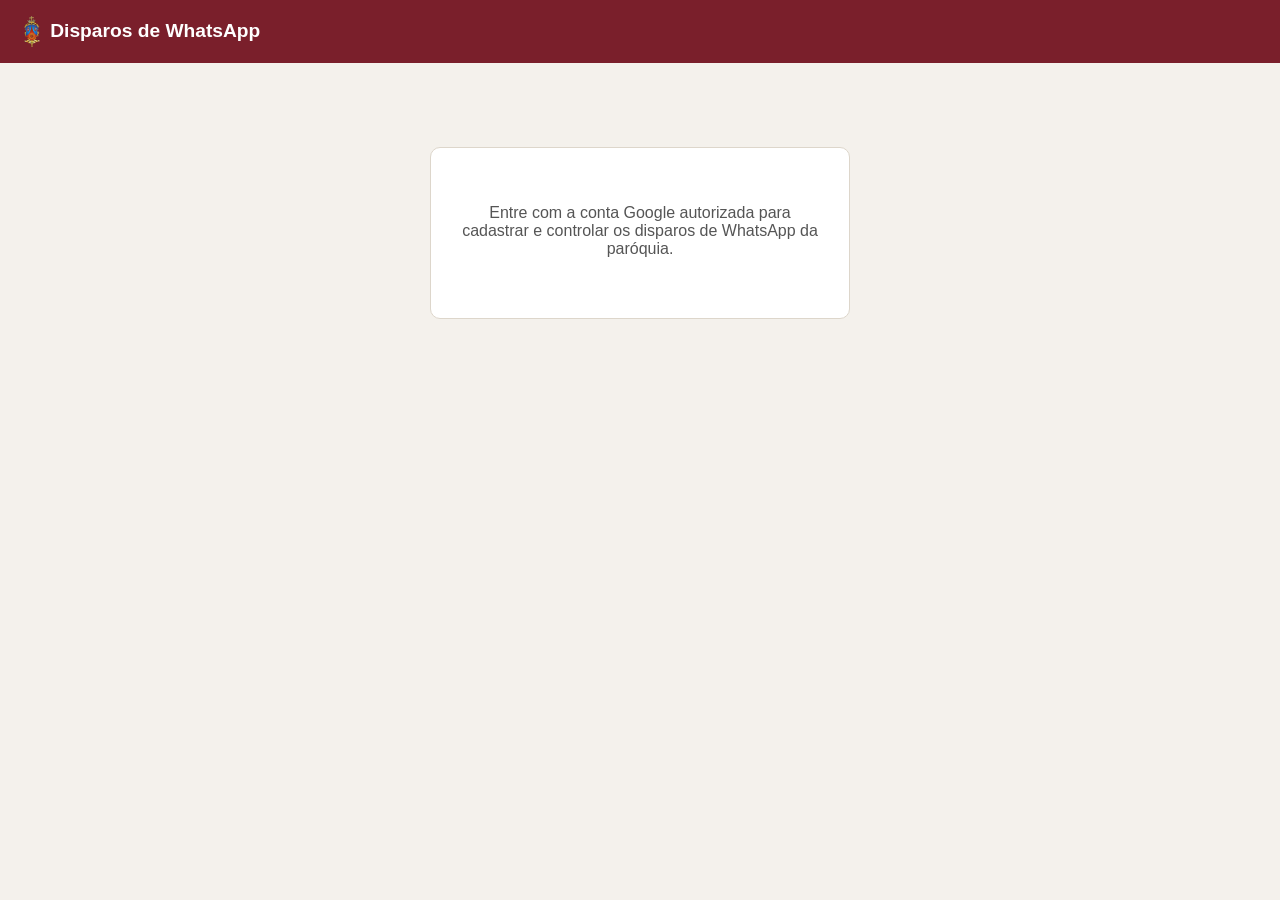
<file: disparos-painel.html>
<!DOCTYPE html>
<html lang="pt-BR">
<head>
<meta charset="UTF-8">
<meta name="viewport" content="width=device-width, initial-scale=1.0">
<meta name="robots" content="noindex, nofollow">
<title>Disparos de WhatsApp — Paróquia Sagrado Coração de Jesus</title>
<link rel="stylesheet" href="style.css?v=20260926a">
<script src="https://accounts.google.com/gsi/client" async defer></script>
<style>
  main.dp { max-width: 1100px; }
</style>
</head>
<body>

  <header class="topbar">
    <div class="topbar-titulo">
      <img src="brasao.png" alt="Brasão da Paróquia" class="brasao">
      <h1>Disparos de WhatsApp</h1>
    </div>
    <div id="userBox" class="user-box" hidden>
      <span id="userEmail"></span>
      <button id="btnSair">Sair</button>
    </div>
  </header>

  <main class="dp">
    <section id="loginScreen" class="login-screen">
      <p>Entre com a conta Google autorizada para cadastrar e controlar os disparos de WhatsApp da paróquia.</p>
      <div id="googleBtn"></div>
      <p id="loginErro" class="erro" hidden></p>
    </section>

    <section id="appScreen" hidden>


        <div class="filtros">
          <input type="text" id="buscaDisparos" placeholder="Buscar no texto da mensagem ou no código (ex.: DISP005)...">
          <select id="filtroStatusDisparos">
            <option value="">Todas as situações</option>
            <option value="rascunho">Rascunho</option>
            <option value="habilitado">Enviando</option>
            <option value="pausado">Pausado</option>
            <option value="enviado">Concluído</option>
          </select>
          <button id="btnAtualizarDisparos" title="Recarregar dados da planilha">🔄 Atualizar</button>
          <button id="btnNovoDisparo" title="Criar uma nova mensagem de disparo">➕ Nova mensagem</button>
        </div>

        <div class="no-print" style="display:flex; align-items:center; gap:8px; margin:0 0 8px;">
          <button type="button" class="btn-ajuda" data-ajuda="ajudaDisparos" aria-expanded="false" aria-label="Como funciona a aba Disparos">?</button>
          <span class="modal-intro" style="margin:0;">Toque no <strong>?</strong> para ver como funciona esta aba.</span>
        </div>

        <div id="ajudaDisparos" class="ajuda-texto no-print" hidden style="margin-bottom:12px;">
          <p><strong>O que é esta aba:</strong> as mensagens de <strong>disparo em massa pelo WhatsApp</strong> (avisos, convites, programação). Aqui você só <strong>cadastra e controla</strong> as mensagens; quem envia é o <em>Disparador</em> automático. Instagram e Facebook não têm disparo em massa (a Meta não permite).</p>
          <p><strong>Quem recebe:</strong> os <em>contatos ativos</em> da lista de leads, ou seja, os fiéis que já conversaram com o assistente da paróquia.</p>
          <p><strong>Passo a passo:</strong></p>
          <ol style="margin:0 0 6px; padding-left:20px;">
            <li>Clique em <em>➕ Nova mensagem</em>, escreva o texto (e, se quiser, escolha uma foto ou cole o link de um vídeo) e salve. Ela fica como <em>Rascunho</em>: <strong>nada é enviado ainda</strong>.</li>
            <li>Confira o texto. Clique em <em>▶️ Ativar envio</em> e confirme. A situação passa para <em>Enviando</em>.</li>
            <li>O Disparador envia <strong>uma mensagem de cada vez</strong>, cerca de 90 por dia, entre 7h e 22h, com pausas para não bloquear o número. Cada pessoa recebe uma saudação com o próprio nome antes do texto.</li>
            <li>Quando todos receberem, a situação muda sozinha para <em>Concluído</em>.</li>
          </ol>
          <ul style="margin:0 0 6px; padding-left:18px;">
            <li><strong>Só um disparo por vez.</strong> Para ativar outro, pause o que está enviando ou espere terminar.</li>
            <li><strong>Pausar</strong> interrompe o envio: quem já recebeu não é afetado, e o restante fica esperando. Para <em>editar</em> uma mensagem em envio, pause primeiro.</li>
            <li><strong>Duplicar</strong> cria uma cópia em rascunho (é assim que se reenvia uma mensagem já concluída).</li>
            <li><strong>Excluir</strong> só é possível para rascunho ou pausado que ainda não enviou nada.</li>
            <li><strong>Foto:</strong> aparece junto com o texto como legenda (até 850 letras: a saudação e o aviso de SAIR ocupam o restante). <strong>Vídeo:</strong> cole o link direto de um arquivo .mp4 (https://…).</li>
          </ul>
          <p><strong>Cuidados:</strong> use poucos disparos por semana e textos curtos e úteis; muitas mensagens em massa aumentam o risco de o WhatsApp bloquear o número. Se o Disparador estiver desligado no n8n, a mensagem fica na fila e não sai: chame a equipe da Pascom.</p>
        </div>

        <p id="resumoDisparos" class="modal-intro" style="margin:0 0 6px;"></p>
        <p id="statusMsgDisparos" class="status"></p>

        <table id="tabelaDisparos">
          <thead>
            <tr>
              <th>Código</th>
              <th>Mensagem</th>
              <th>Mídia</th>
              <th>Situação</th>
              <th>Enviados</th>
              <th class="no-print">Ação</th>
            </tr>
          </thead>
          <tbody id="tabelaDisparosCorpo"></tbody>
        </table>
      
    </section>
  </main>

  <div id="modalDisparo" class="modal-overlay" hidden>
    <div class="modal-caixa">
      <div class="modal-topo">
        <h2 id="modalDisparoTitulo">Nova mensagem de disparo</h2>
        <button id="btnFecharModalDisparo" class="modal-fechar" type="button" aria-label="Fechar">&times;</button>
      </div>

      <p class="modal-intro">A mensagem é salva como <strong>rascunho</strong>: nada é enviado até você clicar em <em>▶️ Ativar envio</em>.</p>

      <form id="formDisparo">
        <div class="campo">
          <label for="dispTexto">Texto da mensagem</label>
          <textarea id="dispTexto" rows="7" placeholder="Ex.: Aviso: neste domingo, 18/10, teremos a Missa da Saúde às 8h na Comunidade Nossa Senhora Aparecida."></textarea>
          <small id="dispContador" style="color:var(--cinza-texto, #6b6055);"></small>
        </div>

        <div class="campo">
          <label for="dispFoto">Foto (opcional)</label>
          <input type="file" id="dispFoto" accept="image/*">
          <div id="dispFotoBloco" hidden style="margin-top:8px; display:flex; align-items:center; gap:10px;">
            <img id="dispFotoPreview" alt="Foto do disparo" style="width:90px; height:90px; object-fit:cover; border-radius:8px; border:1px solid var(--cinza-borda);">
            <button type="button" class="btn-acao btn-excluir" id="btnRemoverFotoDisparo">Remover foto</button>
          </div>
        </div>

        <div class="campo">
          <label for="dispVideo">Link do vídeo (opcional)</label>
          <input type="text" id="dispVideo" placeholder="https://… (link direto de um arquivo .mp4)">
        </div>

        <div class="campo">
          <label>Como vai chegar</label>
          <div id="dispPrevia" style="white-space:pre-wrap; background:#f8f4ec; border:1px solid var(--cinza-borda); border-radius:10px; padding:10px 12px; font-size:0.92rem; max-height:220px; overflow:auto;"></div>
          <small style="color:var(--cinza-texto, #6b6055);">A saudação (com o nome da pessoa) é gerada na hora do envio. Aqui é só um exemplo.</small>
        </div>

        <button type="submit" id="btnSalvarDisparo">Salvar rascunho</button>
        <p id="modalDisparoResultado"></p>
      </form>
    </div>
  </div>


<script>
  // ============================================================
  // CONFIGURAÇÃO
  // ============================================================
  const CONFIG = {
    CLIENT_ID: '172692599350-9ssc0ir4r4j4rtn3v7ksd5i6un41damc.apps.googleusercontent.com',

    // Planilha "Disparador_Paroquia_SCJ" (abas Disparos, Controle_Disparos e Leads); o fluxo Disparador do n8n lê a aba Disparos
    DISPARO_SHEET_ID: '1K_k02jCM9GAZOM0v4Jrsk-weB14AFq_F_pwEokLMugI',
    DISPARO_ABA: 'Disparos',
    DISPARO_GID: 1753605438, // id numérico da aba Disparos (para apagar a linha inteira)
    DISPARO_RANGE: 'Disparos!A2:E',
    DISPARO_CONTROLE_RANGE: 'Controle_Disparos!A2:D',
    DISPARO_LEADS_RANGE: 'Leads!A2:G',

    // As fotos seguem o mesmo caminho da Lojinha: o n8n guarda no Drive e devolve o link público
    WEBHOOK_FOTO: 'https://paroquia-scjm-n8n-paroquia.ndjgby.easypanel.host/webhook/lojinha-foto',

    // E-mails autorizados (checagem de UX; a segurança de verdade é a permissão de compartilhamento da planilha no Google)
    ALLOWED_EMAILS: ['pascomscjmarilia@gmail.com'],
  };
  // ============================================================

  const el = (id) => document.getElementById(id);
  let accessToken = null;

  const norm = (s) => String(s || '').toLowerCase().normalize('NFD').replace(/[\u0300-\u036f]/g, '');
  const escapeHtml = (s) => String(s).replace(/[&<>"']/g, c => ({ '&': '&amp;', '<': '&lt;', '>': '&gt;', '"': '&quot;', "'": '&#39;' }[c]));
  const escapeAttr = (s) => String(s).replace(/"/g, '&quot;');
  const fotoSegura = (u) => (/^https:\/\//i.test(String(u || '').trim()) ? String(u).trim() : '');

  async function buscarValoresSheet(range, sheetId) {
    const url = `https://sheets.googleapis.com/v4/spreadsheets/${sheetId}/values/${encodeURIComponent(range)}`;
    const resp = await fetch(url, { headers: { Authorization: 'Bearer ' + accessToken } });
    if (resp.status === 403) throw new Error('SEM_PERMISSAO');
    if (!resp.ok) throw new Error('STATUS_' + resp.status);
    return (await resp.json()).values || [];
  }

  function mensagemErroGravacao(err, aba, planilha) {
    planilha = planilha || 'planilha';
    const s = err && err.status;
    if (s === 401) return 'Sua sessão do Google expirou. Clique em "Sair" (canto superior direito), entre de novo e tente outra vez.';
    if (s === 403) return 'Sua conta Google não tem permissão para EDITAR a ' + planilha + ' (só para ver). Peça para compartilhá-la com você como Editor e tente de novo.';
    if (s === 400 || s === 404) return 'Não encontrei a aba "' + aba + '" na ' + planilha + '. Confira se o nome da aba está exatamente assim.';
    if (s === 429) return 'O Google está limitando os acessos neste momento. Aguarde 1 minuto e tente de novo.';
    if (s) return 'O Google recusou a gravação (código ' + s + '). Tente novamente em instantes; se continuar, avise a equipe técnica.';
    return 'Sem conexão com o Google. Confira a internet e tente novamente.';
  }

  // Foto -> JPEG reduzido (máx. 1200 px). Devolve só o base64.
  function reduzirImagemProduto(file) {
    return new Promise((resolve, reject) => {
      const url = URL.createObjectURL(file);
      const img = new Image();
      img.onload = () => {
        const escala = Math.min(1, 1200 / Math.max(img.width, img.height));
        const c = document.createElement('canvas');
        c.width = Math.round(img.width * escala);
        c.height = Math.round(img.height * escala);
        const ctx = c.getContext('2d');
        ctx.fillStyle = '#fff';
        ctx.fillRect(0, 0, c.width, c.height);
        ctx.drawImage(img, 0, 0, c.width, c.height);
        URL.revokeObjectURL(url);
        resolve(c.toDataURL('image/jpeg', 0.85).split(',')[1]);
      };
      img.onerror = () => { URL.revokeObjectURL(url); reject(new Error('Não consegui abrir essa imagem. Tente outra foto (JPG ou PNG).')); };
      img.src = url;
    });
  }

  // Envia a foto ao n8n, que guarda no Drive e devolve o link público. Só quem está logado consegue enviar.
  async function enviarFotoProduto(file, nome) {
    const base64 = await reduzirImagemProduto(file);
    let resp;
    try {
      resp = await fetch(CONFIG.WEBHOOK_FOTO, {
        method: 'POST',
        headers: { 'Content-Type': 'application/json' },
        body: JSON.stringify({ token: accessToken, nome: nome, mime: 'image/jpeg', base64 }),
      });
    } catch (e) {
      throw new Error('Não foi possível enviar a foto agora. Confira a internet e tente de novo.');
    }
    let dados = {};
    try { dados = await resp.json(); } catch (e) { /* resposta sem JSON */ }
    if (!dados.sucesso || !dados.url) throw new Error(dados.mensagem || 'Não foi possível enviar a foto agora. Tente de novo em instantes.');
    return dados.url;
  }

  // ============================================================
  // DISPAROS (WhatsApp) — abastece a aba "Disparos" da planilha Disparador_Paroquia_SCJ.
  // O fluxo "Disparador Anti-Bloqueio" (n8n) lê o primeiro disparo com status "habilitado" e envia uma mensagem por vez
  // (uma execução a cada 10 min, das 7h às 22h) aos leads ativos que ainda não receberam; ao terminar marca o disparo como "enviado".
  // Situações na coluna status: vazio = rascunho · habilitado = enviando · pausado = pausado · enviado = concluído.
  // ============================================================
  let linhasDisparos = [];
  let controleContagem = {};
  let totalLeadsAtivos = 0;
  let disparoEditandoLinha = null;
  let fotoAtualDisparo = '';
  const DISPARO_ENVIOS_POR_DIA = 90;

  function situacaoDisparo(l) {
    if (l.status === 'habilitado') return { chave: 'habilitado', texto: 'Enviando', classe: 'andamento' };
    if (l.status === 'enviado') return { chave: 'enviado', texto: 'Concluído', classe: 'resolvido' };
    if (l.status === 'pausado') return { chave: 'pausado', texto: 'Pausado', classe: 'pendente' };
    return { chave: 'rascunho', texto: 'Rascunho', classe: 'pendente' };
  }

  function proximoCodigoDisparo() {
    // considera também os códigos do controle de envio: um código excluído nunca é reutilizado
    const ids = linhasDisparos.map(l => l.id).concat(Object.keys(controleContagem));
    const maior = ids.reduce((m, id) => {
      const n = parseInt((String(id).match(/(\d+)/) || [0, 0])[1], 10);
      return Number.isFinite(n) && n > m ? n : m;
    }, 0);
    return 'DISP' + String(maior + 1).padStart(3, '0');
  }

  async function carregarDisparos() {
    const statusMsg = el('statusMsgDisparos');
    statusMsg.textContent = 'Carregando disparos...';
    try {
      const [disp, ctrl, leads] = await Promise.all([
        buscarValoresSheet(CONFIG.DISPARO_RANGE, CONFIG.DISPARO_SHEET_ID),
        buscarValoresSheet(CONFIG.DISPARO_CONTROLE_RANGE, CONFIG.DISPARO_SHEET_ID),
        buscarValoresSheet(CONFIG.DISPARO_LEADS_RANGE, CONFIG.DISPARO_SHEET_ID),
      ]);
      // O range começa em A2: guarda a linha real para editar/pausar/excluir a linha certa.
      linhasDisparos = disp
        .map((row, idx) => ({
          linha: idx + 2,
          id: String(row[0] || '').trim(),
          mensagem: row[1] || '',
          imagem: row[2] || '',
          video: row[3] || '',
          statusBruto: row[4] || '',
          status: norm(row[4] || '').trim(),
        }))
        .filter(l => l.id);
      controleContagem = {};
      ctrl.forEach(r => { const id = String(r[1] || '').trim(); if (id) controleContagem[id] = (controleContagem[id] || 0) + 1; });
      totalLeadsAtivos = leads.filter(r => String(r[1] || '').replace(/\D/g, '') && norm(r[2] || '').trim() === 'ativo').length;

      statusMsg.textContent = linhasDisparos.length + ' mensagem(ns) de disparo cadastrada(s).';
      renderizarDisparos();
    } catch (e) {
      statusMsg.textContent = e.message === 'SEM_PERMISSAO'
        ? 'Sua conta Google não tem permissão de acesso à planilha do Disparador (Disparador_Paroquia_SCJ). Peça para compartilhá-la com você (como editor).'
        : e.message === 'STATUS_400'
          ? 'Não encontrei as abas Disparos, Controle_Disparos e Leads na planilha do Disparador. Confira os nomes das abas e clique em Atualizar.'
          : 'Erro ao carregar os disparos.';
    }
  }

  function renderizarDisparos() {
    const termo = norm(el('buscaDisparos').value.trim());
    const filtro = el('filtroStatusDisparos').value;

    const ativo = linhasDisparos.find(l => l.status === 'habilitado');
    el('resumoDisparos').textContent = 'Contatos ativos na lista: ' + totalLeadsAtivos +
      (ativo ? ' · Enviando agora: ' + ativo.id + ' (' + (controleContagem[ativo.id] || 0) + ' de ' + totalLeadsAtivos + ')' : ' · Nenhum disparo em envio no momento');

    const filtradas = linhasDisparos
      .filter(l => (!termo || norm(l.id + ' ' + l.mensagem).includes(termo)) && (!filtro || situacaoDisparo(l).chave === filtro))
      .slice()
      .sort((a, b) => b.linha - a.linha); // mais recentes no topo

    const corpo = el('tabelaDisparosCorpo');
    corpo.innerHTML = '';
    if (filtradas.length === 0) {
      corpo.innerHTML = '<tr><td colspan="6">Nenhuma mensagem encontrada.</td></tr>';
      return;
    }

    filtradas.forEach(l => {
      const sit = situacaoDisparo(l);
      const enviados = controleContagem[l.id] || 0;
      const editavel = sit.chave === 'rascunho' || sit.chave === 'pausado';
      const resumo = String(l.mensagem || '').trim();
      const previa = resumo.length > 220 ? resumo.slice(0, 220) + '…' : resumo;
      const midia = [l.imagem ? '🖼️ Foto' : '', l.video ? '🎥 Vídeo' : ''].filter(Boolean).join(' + ') || 'Só texto';
      const progresso = sit.chave === 'enviado' ? enviados + ' enviados' : (enviados > 0 || sit.chave === 'habilitado' ? enviados + ' de ' + totalLeadsAtivos : '—');
      const tr = document.createElement('tr');
      tr.innerHTML = `
        <td data-label="Código"><strong>${escapeHtml(l.id)}</strong></td>
        <td data-label="Mensagem"><div style="white-space:pre-wrap;">${previa ? escapeHtml(previa) : '<em>(sem texto)</em>'}</div></td>
        <td data-label="Mídia">${escapeHtml(midia)}</td>
        <td data-label="Situação"><span class="status-pill ${sit.classe}">${sit.texto}</span></td>
        <td data-label="Enviados">${escapeHtml(progresso)}</td>
        <td data-label="Ação" class="no-print acoes-recado">
          ${editavel ? `<button class="btn-acao btn-editar btn-disp" data-acao="editar" data-linha="${l.linha}">✏️ Editar</button>` : ''}
          ${editavel ? `<button class="btn-acao btn-resolver btn-disp" data-acao="ativar" data-linha="${l.linha}">▶️ Ativar envio</button>` : ''}
          ${sit.chave === 'habilitado' ? `<button class="btn-acao btn-editar btn-disp" data-acao="pausar" data-linha="${l.linha}">⏸️ Pausar</button>` : ''}
          <button class="btn-acao btn-editar btn-disp" data-acao="duplicar" data-linha="${l.linha}">📄 Duplicar</button>
          ${editavel ? `<button class="btn-acao btn-excluir btn-disp" data-acao="excluir" data-linha="${l.linha}">🗑️ Excluir</button>` : ''}
        </td>
      `;
      corpo.appendChild(tr);
    });
  }

  function atualizarPreviaDisparo() {
    const texto = el('dispTexto').value;
    const temMidia = !!(fotoAtualDisparo || el('dispFoto').files[0] || el('dispVideo').value.trim());
    const limite = temMidia ? 850 : 3800;
    const c = el('dispContador');
    c.textContent = texto.length + ' de ' + limite + ' letras' + (temMidia ? ' (com foto ou vídeo o limite é menor)' : '');
    c.style.color = texto.length > limite ? '#b3261e' : '';
    el('dispPrevia').textContent = 'Bom dia, Maria! Que Deus te abençoe 🙏\n\n' + (texto.trim() || '(escreva o texto da mensagem)');
  }

  function mostrarFotoDisparo(url) {
    const bloco = el('dispFotoBloco');
    if (url) { el('dispFotoPreview').src = url; bloco.hidden = false; } else { el('dispFotoPreview').removeAttribute('src'); bloco.hidden = true; }
  }

  function abrirModalDisparo(linhaNumero) {
    disparoEditandoLinha = linhaNumero || null;
    el('formDisparo').reset();
    el('modalDisparoResultado').textContent = '';
    el('modalDisparoResultado').className = '';
    fotoAtualDisparo = '';
    if (disparoEditandoLinha) {
      const l = linhasDisparos.find(x => x.linha === disparoEditandoLinha);
      if (l) {
        el('dispTexto').value = l.mensagem;
        el('dispVideo').value = l.video;
        fotoAtualDisparo = fotoSegura(l.imagem);
      }
      el('modalDisparoTitulo').textContent = 'Editar mensagem ' + (l ? l.id : '');
    } else {
      el('modalDisparoTitulo').textContent = 'Nova mensagem de disparo';
    }
    mostrarFotoDisparo(fotoAtualDisparo);
    atualizarPreviaDisparo();
    el('modalDisparo').hidden = false;
  }

  function fecharModalDisparo() {
    el('modalDisparo').hidden = true;
    disparoEditandoLinha = null;
  }

  async function gravarValoresDisparo(range, valores, metodo) {
    const base = `https://sheets.googleapis.com/v4/spreadsheets/${CONFIG.DISPARO_SHEET_ID}/values/${encodeURIComponent(range)}`;
    const cab = { Authorization: 'Bearer ' + accessToken, 'Content-Type': 'application/json' };
    const resp = metodo === 'append'
      ? await fetch(base + ':append?valueInputOption=RAW&insertDataOption=INSERT_ROWS', { method: 'POST', headers: cab, body: JSON.stringify({ values: valores }) })
      : await fetch(base + '?valueInputOption=RAW', { method: 'PUT', headers: cab, body: JSON.stringify({ values: valores }) });
    if (!resp.ok) { const e = new Error('status ' + resp.status); e.status = resp.status; throw e; }
  }

  const MSG_PLANILHA_DISPARADOR = 'planilha do Disparador (Disparador_Paroquia_SCJ)';

  async function salvarDisparo(e) {
    e.preventDefault();
    const resultado = el('modalDisparoResultado');
    const btn = el('btnSalvarDisparo');
    resultado.textContent = '';
    resultado.className = '';

    const texto = el('dispTexto').value.trim();
    const video = el('dispVideo').value.trim();
    const arquivo = el('dispFoto').files[0];
    const temFoto = !!(arquivo || fotoAtualDisparo);
    const erro = (m) => { resultado.className = 'erro'; resultado.textContent = '⚠️ ' + m; };

    if (!texto && !temFoto && !video) return erro('Escreva o texto da mensagem ou escolha uma foto ou vídeo.');
    if (video && !/^https:\/\/\S+$/i.test(video)) return erro('O link do vídeo precisa começar com https:// e não ter espaços.');
    const limite = (temFoto || video) ? 850 : 3800;
    if (texto.length > limite) return erro('Texto muito longo (' + texto.length + ' letras). O limite é ' + limite + (limite === 850 ? ' quando há foto ou vídeo.' : '.'));

    btn.disabled = true;
    btn.textContent = 'Salvando...';
    try {
      const atual = disparoEditandoLinha ? linhasDisparos.find(x => x.linha === disparoEditandoLinha) : null;
      const id = atual ? atual.id : proximoCodigoDisparo();
      let fotoUrl = fotoAtualDisparo;
      if (arquivo) {
        resultado.textContent = 'Enviando a foto…';
        fotoUrl = await enviarFotoProduto(arquivo, 'disparo ' + id);
        resultado.textContent = '';
      }
      if (atual) {
        await gravarValoresDisparo(`${CONFIG.DISPARO_ABA}!A${atual.linha}:E${atual.linha}`, [[id, texto, fotoUrl, video, atual.statusBruto]], 'put');
      } else {
        await gravarValoresDisparo(`${CONFIG.DISPARO_ABA}!A:E`, [[id, texto, fotoUrl, video, '']], 'append');
      }
      resultado.className = 'sucesso';
      resultado.textContent = '✅ Rascunho salvo' + (atual ? '' : ' como ' + id) + '. Nada foi enviado ainda.';
      await carregarDisparos();
      setTimeout(fecharModalDisparo, 1100);
    } catch (err) {
      console.error('Erro ao salvar disparo:', err);
      resultado.className = 'erro';
      resultado.textContent = '⚠️ ' + (err.status ? mensagemErroGravacao(err, CONFIG.DISPARO_ABA, MSG_PLANILHA_DISPARADOR) : err.message);
    } finally {
      btn.disabled = false;
      btn.textContent = 'Salvar rascunho';
    }
  }

  async function ativarDisparo(linhaNumero) {
    const l = linhasDisparos.find(x => x.linha === linhaNumero);
    if (!l) return;
    if (!l.mensagem.trim() && !l.imagem && !l.video) { alert('Esta mensagem está vazia. Clique em Editar e escreva o texto antes de ativar.'); return; }
    const outra = linhasDisparos.find(x => x.status === 'habilitado' && x.linha !== linhaNumero);
    if (outra) { alert('Já existe um disparo em andamento (' + outra.id + '). Só um por vez: pause-o ou espere terminar para ativar este.'); return; }
    const enviados = controleContagem[l.id] || 0;
    const pendentes = Math.max(0, totalLeadsAtivos - enviados);
    if (pendentes === 0) { alert('Todos os contatos ativos já receberam a ' + l.id + '. Para enviar de novo, use Duplicar e ative a cópia.'); return; }
    const dias = Math.max(1, Math.ceil(pendentes / DISPARO_ENVIOS_POR_DIA));
    const previa = l.mensagem.trim().slice(0, 200) + (l.mensagem.trim().length > 200 ? '…' : '');
    const ok = confirm(
      'Ativar o envio de ' + l.id + '?\n\n"' + (previa || '(só foto/vídeo)') + '"\n\n' +
      'Será enviada a ' + pendentes + ' pessoa(s), uma de cada vez (cerca de ' + DISPARO_ENVIOS_POR_DIA + ' por dia, das 7h às 22h): aproximadamente ' + dias + ' dia(s).\n\n' +
      'Quem já recebeu não pode ser desfeito; dá para pausar o que falta. O Disparador precisa estar ligado no n8n.'
    );
    if (!ok) return;
    await mudarStatusDisparo(l, 'habilitado');
  }

  async function mudarStatusDisparo(l, novoStatus) {
    try {
      await gravarValoresDisparo(`${CONFIG.DISPARO_ABA}!E${l.linha}`, [[novoStatus]], 'put');
      await carregarDisparos();
    } catch (e) {
      alert(mensagemErroGravacao(e, CONFIG.DISPARO_ABA, MSG_PLANILHA_DISPARADOR));
    }
  }

  async function pausarDisparo(linhaNumero) {
    const l = linhasDisparos.find(x => x.linha === linhaNumero);
    if (!l) return;
    if (!confirm('Pausar o envio de ' + l.id + '? Quem já recebeu não é afetado; o restante fica esperando até você ativar de novo.')) return;
    await mudarStatusDisparo(l, 'pausado');
  }

  async function duplicarDisparo(linhaNumero) {
    const l = linhasDisparos.find(x => x.linha === linhaNumero);
    if (!l) return;
    const novo = proximoCodigoDisparo();
    try {
      await gravarValoresDisparo(`${CONFIG.DISPARO_ABA}!A:E`, [[novo, l.mensagem, l.imagem, l.video, '']], 'append');
      await carregarDisparos();
      alert('Criei a cópia ' + novo + ' como rascunho. Edite se precisar e clique em Ativar envio quando quiser enviar.');
    } catch (e) {
      alert(mensagemErroGravacao(e, CONFIG.DISPARO_ABA, MSG_PLANILHA_DISPARADOR));
    }
  }

  async function excluirDisparo(linhaNumero) {
    const l = linhasDisparos.find(x => x.linha === linhaNumero);
    if (!l) return;
    if (l.status === 'habilitado') { alert('Esta mensagem está sendo enviada. Pause primeiro e depois exclua.'); return; }
    const enviados = controleContagem[l.id] || 0;
    const aviso = enviados > 0 ? '\n\nEla já foi enviada a ' + enviados + ' pessoa(s). O histórico de envio continua guardado na planilha, mas a mensagem some desta lista.' : '';
    if (!confirm('Confirma que quer excluir a mensagem ' + l.id + '?' + aviso + '\n\nEssa ação não pode ser desfeita.')) return;
    try {
      const resp = await fetch(`https://sheets.googleapis.com/v4/spreadsheets/${CONFIG.DISPARO_SHEET_ID}:batchUpdate`, {
        method: 'POST',
        headers: { Authorization: 'Bearer ' + accessToken, 'Content-Type': 'application/json' },
        body: JSON.stringify({ requests: [{ deleteDimension: { range: { sheetId: CONFIG.DISPARO_GID, dimension: 'ROWS', startIndex: l.linha - 1, endIndex: l.linha } } }] }),
      });
      if (!resp.ok) { const e = new Error('status ' + resp.status); e.status = resp.status; throw e; }
      await carregarDisparos();
    } catch (e) {
      alert(mensagemErroGravacao(e, CONFIG.DISPARO_ABA, MSG_PLANILHA_DISPARADOR));
    }
  }


  // ---------- Login ----------
  function erroLogin(msg) { el('loginErro').textContent = msg; el('loginErro').hidden = false; }

  function iniciarLogin(tentativas) {
    tentativas = tentativas || 0;
    if (!window.google || !window.google.accounts) {
      if (tentativas < 20) { setTimeout(() => iniciarLogin(tentativas + 1), 200); return; }
      return erroLogin('Não foi possível carregar o login do Google. Confira a internet e recarregue a página.');
    }
    try {
      const cliente = google.accounts.oauth2.initTokenClient({
        client_id: CONFIG.CLIENT_ID,
        scope: 'https://www.googleapis.com/auth/spreadsheets https://www.googleapis.com/auth/userinfo.email',
        callback: async (resp) => {
          if (resp.error) return erroLogin('Não foi possível entrar com essa conta Google (' + resp.error + ').');
          accessToken = resp.access_token;
          await aposLogin();
        },
      });
      const b = document.createElement('button');
      b.textContent = 'Entrar com Google';
      b.style.cssText = 'background:#fff;border:1px solid #ccc;padding:10px 20px;border-radius:6px;cursor:pointer;font-size:0.95rem;font-weight:600;color:#3c4043;';
      b.onclick = () => { el('loginErro').hidden = true; cliente.requestAccessToken(); };
      el('googleBtn').innerHTML = ''; // nunca deixa dois botões, mesmo que esta função rode duas vezes
      el('googleBtn').appendChild(b);
    } catch (e) { erroLogin('Erro ao iniciar o login do Google: ' + e.message); }
  }

  async function aposLogin() {
    try {
      const r = await fetch('https://www.googleapis.com/oauth2/v3/userinfo', { headers: { Authorization: 'Bearer ' + accessToken } });
      const email = String((await r.json()).email || '').toLowerCase();
      if (!CONFIG.ALLOWED_EMAILS.map(e => e.toLowerCase()).includes(email)) {
        erroLogin('A conta "' + email + '" não está autorizada. Peça à equipe da Pascom para liberar seu e-mail.');
        accessToken = null;
        return;
      }
      el('userEmail').textContent = email;
      el('userBox').hidden = false;
      el('loginScreen').hidden = true;
      el('appScreen').hidden = false;
      await carregarDisparos();
    } catch (e) { erroLogin('Erro ao verificar sua conta. Tente novamente.'); }
  }

  function sair() {
    if (accessToken && window.google) google.accounts.oauth2.revoke(accessToken, () => {});
    accessToken = null; linhasDisparos = [];
    el('userBox').hidden = true; el('appScreen').hidden = true; el('loginScreen').hidden = false;
  }

  window.addEventListener('DOMContentLoaded', () => {
    iniciarLogin();
    el('btnSair').addEventListener('click', sair);

    el('btnAtualizarDisparos').addEventListener('click', carregarDisparos);
    el('btnNovoDisparo').addEventListener('click', () => abrirModalDisparo());
    el('buscaDisparos').addEventListener('input', renderizarDisparos);
    el('filtroStatusDisparos').addEventListener('change', renderizarDisparos);
    el('btnFecharModalDisparo').addEventListener('click', fecharModalDisparo);
    el('modalDisparo').addEventListener('click', (e) => { if (e.target === el('modalDisparo')) fecharModalDisparo(); });
    el('formDisparo').addEventListener('submit', salvarDisparo);
    el('dispTexto').addEventListener('input', atualizarPreviaDisparo);
    el('dispVideo').addEventListener('input', atualizarPreviaDisparo);
    el('dispFoto').addEventListener('change', () => {
      const f = el('dispFoto').files[0];
      if (f) { mostrarFotoDisparo(URL.createObjectURL(f)); } else { mostrarFotoDisparo(fotoAtualDisparo); }
      atualizarPreviaDisparo();
    });
    el('btnRemoverFotoDisparo').addEventListener('click', () => {
      fotoAtualDisparo = '';
      el('dispFoto').value = '';
      mostrarFotoDisparo('');
      atualizarPreviaDisparo();
    });
    el('tabelaDisparosCorpo').addEventListener('click', (e) => {
      const b = e.target.closest('.btn-disp');
      if (!b) return;
      const linha = Number(b.dataset.linha);
      if (b.dataset.acao === 'editar') abrirModalDisparo(linha);
      else if (b.dataset.acao === 'ativar') ativarDisparo(linha);
      else if (b.dataset.acao === 'pausar') pausarDisparo(linha);
      else if (b.dataset.acao === 'duplicar') duplicarDisparo(linha);
      else if (b.dataset.acao === 'excluir') excluirDisparo(linha);
    });
    el('appScreen').addEventListener('click', (e) => {
      const btnAjuda = e.target.closest('.btn-ajuda');
      if (!btnAjuda) return;
      const caixa = el(btnAjuda.dataset.ajuda);
      caixa.hidden = !caixa.hidden;
      btnAjuda.setAttribute('aria-expanded', String(!caixa.hidden));
    });
  });
</script>
</body>
</html>
</file>
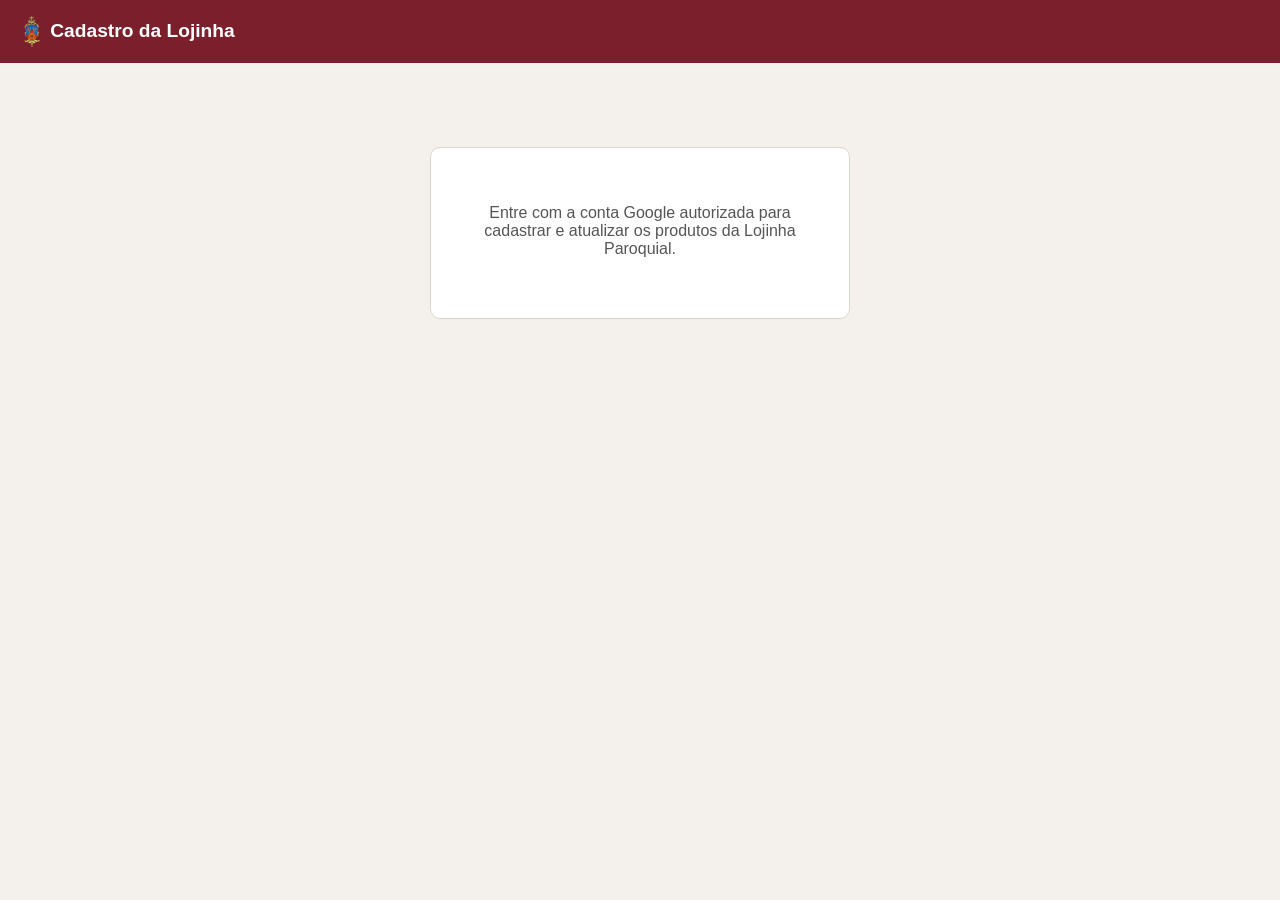
<file: lojinha-painel.html>
<!DOCTYPE html>
<html lang="pt-BR">
<head>
<meta charset="UTF-8">
<meta name="viewport" content="width=device-width, initial-scale=1.0">
<meta name="robots" content="noindex, nofollow">
<title>Cadastro da Lojinha — Paróquia Sagrado Coração de Jesus</title>
<link rel="stylesheet" href="style.css?v=20260925b">
<script src="https://accounts.google.com/gsi/client" async defer></script>
<style>
  main.lp { max-width: 1000px; }
  .lp-barra { display:flex; flex-wrap:wrap; gap:8px; margin-bottom:12px; }
  .lp-barra input, .lp-barra select { padding:10px; border:1px solid var(--cinza-borda); border-radius:8px; font-size:0.95rem; background:#fff; }
  .lp-barra input { flex:1; min-width:180px; }
  .lp-barra button { background:var(--vinho); color:#fff; border:none; padding:10px 14px; border-radius:8px; cursor:pointer; font-size:0.92rem; font-weight:600; }
  .lp-barra button:hover { background:var(--vinho-escuro); }
  .lp-barra button.novo { background:#276e35; }
  .lp-grade { display:grid; grid-template-columns:repeat(auto-fill, minmax(230px, 1fr)); gap:14px; }
  .pcard { background:#fff; border:1px solid var(--cinza-borda); border-radius:12px; overflow:hidden; display:flex; flex-direction:column; box-shadow:0 1px 3px rgba(0,0,0,0.06); }
  .pcard.oculto { opacity:0.65; }
  .pcard .foto { aspect-ratio:1/1; background:#f0ece4; display:flex; align-items:center; justify-content:center; }
  .pcard .foto img { width:100%; height:100%; object-fit:cover; display:block; }
  .pcard .foto .sem { color:#999; font-size:0.85rem; }
  .pcard .info { padding:10px 12px; display:flex; flex-direction:column; gap:4px; flex:1; }
  .pcard .cat { font-size:0.72rem; text-transform:uppercase; letter-spacing:0.5px; color:#8a7f73; }
  .pcard .nome { font-weight:700; line-height:1.25; }
  .pcard .preco { color:var(--vinho); font-weight:800; font-size:1.05rem; }
  .pcard .desc { font-size:0.85rem; color:#555; line-height:1.35; }
  .pcard .pills { display:flex; flex-wrap:wrap; gap:6px; margin-top:2px; }
  .pcard .acoes { display:flex; flex-wrap:wrap; gap:6px; padding:0 12px 12px; }
  .catalogo-tela { position:fixed; inset:0; z-index:1000; background:#fff; display:flex; flex-direction:column; }
  .catalogo-tela[hidden] { display:none; }
  .catalogo-barra { display:flex; align-items:center; gap:12px; padding:10px 14px; background:var(--vinho); color:#fff; flex-shrink:0; }
  .catalogo-barra button { background:#fff; color:var(--vinho); border:none; padding:9px 14px; border-radius:8px; font-weight:700; font-size:0.95rem; cursor:pointer; }
  .catalogo-barra span { font-size:0.85rem; opacity:0.9; }
  .catalogo-tela iframe { flex:1; width:100%; border:0; }
  .lp-vazio { text-align:center; color:#666; margin:30px 0; }
</style>
</head>
<body>

  <header class="topbar">
    <div class="topbar-titulo">
      <img src="brasao.png" alt="Brasão da Paróquia" class="brasao">
      <h1>Cadastro da Lojinha</h1>
    </div>
    <div id="userBox" class="user-box" hidden>
      <span id="userEmail"></span>
      <button id="btnSair">Sair</button>
    </div>
  </header>

  <main class="lp">
    <section id="loginScreen" class="login-screen">
      <p>Entre com a conta Google autorizada para cadastrar e atualizar os produtos da Lojinha Paroquial.</p>
      <div id="googleBtn"></div>
      <p id="loginErro" class="erro" hidden></p>
    </section>

    <section id="appScreen" hidden>
      <div class="lp-barra">
        <input type="text" id="busca" placeholder="Buscar produto…">
        <select id="filtroCategoria"><option value="">Todas as categorias</option></select>
        <select id="filtroDisp">
          <option value="">Toda disponibilidade</option>
          <option value="Em estoque">Em estoque</option>
          <option value="Esgotado">Esgotado</option>
          <option value="Sob encomenda">Sob encomenda</option>
        </select>
      </div>
      <div class="lp-barra">
        <button id="btnNovo" class="novo">➕ Novo produto</button>
        <button id="btnAtualizar">🔄 Atualizar</button>
        <button id="btnCatalogo">🔗 Ver catálogo</button>
      </div>

      <div style="display:flex; align-items:center; gap:8px; margin:0 0 8px;">
        <button type="button" class="btn-ajuda" id="btnAjuda" aria-expanded="false" aria-label="Como usar">?</button>
        <span class="modal-intro" style="margin:0;">Toque no <strong>?</strong> para ver como usar esta página.</span>
      </div>
      <div id="ajuda" class="ajuda-texto" hidden style="margin-bottom:12px;">
        <p><strong>Para que serve:</strong> aqui você cadastra e atualiza os produtos da Lojinha Paroquial. Os fiéis veem no catálogo e pelo WhatsApp (fotos, preço e se tem). Não há compra pelo WhatsApp nem pelo site: é só consulta.</p>
        <p><strong>Cadastrar:</strong> toque em <em>➕ Novo produto</em>, preencha o nome, a descrição, o preço e a disponibilidade e escolha a foto (do celular ou do computador). A foto é reduzida e enviada sozinha.</p>
        <ul style="margin:0 0 6px; padding-left:18px;">
          <li><strong>Em estoque:</strong> tem para retirar. <strong>Esgotado:</strong> aparece avisando que acabou. <strong>Sob encomenda:</strong> precisa encomendar.</li>
          <li><strong>Categoria:</strong> agrupa os produtos (ex.: Terços, Livros). Use sempre o mesmo nome para a mesma categoria.</li>
          <li><strong>Tamanhos / variações:</strong> separe por vírgula (ex.: P, M, G).</li>
        </ul>
        <p><strong>Acabou?</strong> Toque em <em>Editar</em> e mude para <em>Esgotado</em>. <strong>Não vai mais vender?</strong> Use <em>Ocultar</em>: some do catálogo e do WhatsApp, mas continua guardado. <em>Excluir</em> apaga de vez.</p>
        <p><strong>Boas fotos:</strong> fundo claro, produto centralizado e bem iluminado. Uma foto por produto.</p>
        <p><strong>Demora para aparecer?</strong> O catálogo pode levar cerca de 1 minuto para mostrar uma mudança. Se pedir para entrar de novo, é normal: a sessão dura cerca de 1 hora. Se algo não funcionar, chame a equipe da Pascom.</p>
      </div>

      <p id="status" class="status"></p>
      <div id="grade" class="lp-grade"></div>
    </section>
  </main>

  <div id="catalogoTela" class="catalogo-tela" hidden>
    <div class="catalogo-barra">
      <button type="button" id="btnVoltarCatalogo">← Voltar ao cadastro</button>
      <span>Assim os fiéis veem o catálogo</span>
    </div>
    <iframe id="catalogoFrame" title="Catálogo da Lojinha" src="about:blank"></iframe>
  </div>

  <div id="modal" class="modal-overlay" hidden>
    <div class="modal-caixa">
      <div class="modal-topo">
        <h2 id="modalTitulo">Novo produto</h2>
        <button id="btnFecharModal" class="modal-fechar" type="button" aria-label="Fechar">&times;</button>
      </div>
      <form id="formProduto">
        <div class="campo"><label for="prodNome">Produto</label><input type="text" id="prodNome" required placeholder="Ex.: Terço de madeira"></div>
        <div class="campo"><label for="prodCategoria">Categoria</label><input type="text" id="prodCategoria" list="listaCategorias" placeholder="Ex.: Terços"><datalist id="listaCategorias"></datalist></div>
        <div class="campo"><label for="prodDescricao">Descrição</label><textarea id="prodDescricao" rows="3" placeholder="Ex.: Terço de madeira com crucifixo, 55 cm."></textarea></div>
        <div class="modal-linha-dupla">
          <div><label for="prodPreco">Preço (R$)</label><input type="text" id="prodPreco" inputmode="decimal" placeholder="Ex.: 25,00"></div>
          <div><label for="prodDisp">Disponibilidade</label>
            <select id="prodDisp"><option value="Em estoque">Em estoque</option><option value="Esgotado">Esgotado</option><option value="Sob encomenda">Sob encomenda</option></select></div>
        </div>
        <div class="campo"><label for="prodVariacoes">Tamanhos ou variações (opcional)</label><input type="text" id="prodVariacoes" placeholder="Ex.: P, M, G"></div>
        <div class="campo">
          <label for="prodFoto">Foto do produto</label>
          <input type="file" id="prodFoto" accept="image/*">
          <div id="fotoBloco" hidden style="margin-top:8px; display:flex; align-items:center; gap:10px;">
            <img id="fotoPreview" alt="Foto do produto" style="width:90px; height:90px; object-fit:cover; border-radius:8px; border:1px solid var(--cinza-borda);">
            <button type="button" class="btn-acao btn-excluir" id="btnRemoverFoto">Remover foto</button>
          </div>
        </div>
        <div class="campo" style="display:flex; align-items:center; gap:8px;">
          <input type="checkbox" id="prodExibir" checked style="width:18px; height:18px;">
          <label for="prodExibir" style="margin:0;">Mostrar este produto no catálogo</label>
        </div>
        <button type="submit" id="btnSalvar">Salvar</button>
        <p id="modalResultado"></p>
      </form>
    </div>
  </div>

<script>
  // ============================================================
  // CONFIGURAÇÃO
  // ============================================================
  const CONFIG = {
    CLIENT_ID: '172692599350-9ssc0ir4r4j4rtn3v7ksd5i6un41damc.apps.googleusercontent.com',

    // Planilha onde está a aba "Lojinha". Hoje: a planilha de dados da paróquia.
    // (Se a Lojinha passar para uma planilha só dela, troque este ID — veja as instruções.)
    SHEET_ID: '1ac6la9wQEMkt_Q4MuazNeLNEAchLlOL9zwKGUuhdMFQ',
    ABA: 'Lojinha',
    RANGE: 'Lojinha!A2:H',

    WEBHOOK_FOTO: 'https://paroquia-scjm-n8n-paroquia.ndjgby.easypanel.host/webhook/lojinha-foto',
    URL_CATALOGO: 'https://pascomscjmarilia-creator.github.io/paroquia-documentos/lojinha.html',

    // E-mails que podem usar esta página (a segurança de verdade é o acesso à planilha no Google
    // e a lista PERMITIDOS do fluxo "Lojinha - Upload de Foto" no n8n: mantenha as duas iguais).
    ALLOWED_EMAILS: ['pascomscjmarilia@gmail.com'],
  };
  // ============================================================

  const el = (id) => document.getElementById(id);
  let accessToken = null;
  let linhas = [];
  let editandoLinha = null;
  let fotoAtual = '';

  const norm = (s) => String(s || '').toLowerCase().normalize('NFD').replace(/[̀-ͯ]/g, '');
  const escapeHtml = (s) => String(s).replace(/[&<>"']/g, c => ({ '&': '&amp;', '<': '&lt;', '>': '&gt;', '"': '&quot;', "'": '&#39;' }[c]));
  const escapeAttr = (s) => String(s).replace(/"/g, '&quot;');
  const fotoSegura = (u) => (/^https:\/\//i.test(String(u || '').trim()) ? String(u).trim() : '');
  const precoTexto = (p) => { const t = String(p || '').trim(); return !t ? 'Sem preço' : (/^r\$/i.test(t) ? t : 'R$ ' + t); };

  function normalizarPreco(txt) {
    const t = String(txt || '').replace(/^R\$\s*/i, '').trim();
    if (!t) return '';
    if (!/^\d{1,6}([.,]\d{1,2})?$/.test(t)) return null;
    return Number(t.replace(',', '.')).toFixed(2).replace('.', ',');
  }

  function mensagemErro(err) {
    const s = err && err.status;
    if (s === 401) return 'Sua sessão do Google expirou. Clique em "Sair", entre de novo e tente outra vez.';
    if (s === 403) return 'Sua conta Google não tem permissão para EDITAR a planilha da Lojinha. Peça à equipe da Pascom para compartilhá-la com você como Editor.';
    if (s === 400 || s === 404) return 'Não encontrei a aba "' + CONFIG.ABA + '" na planilha. Peça ajuda à equipe da Pascom.';
    if (s === 429) return 'O Google está limitando os acessos agora. Aguarde 1 minuto e tente de novo.';
    if (s) return 'O Google recusou a gravação (código ' + s + '). Tente de novo; se continuar, avise a equipe da Pascom.';
    return 'Sem conexão com o Google. Confira a internet e tente de novo.';
  }

  // ---------- Login ----------
  function erroLogin(msg) { el('loginErro').textContent = msg; el('loginErro').hidden = false; }

  function iniciarLogin(tentativas) {
    tentativas = tentativas || 0;
    if (!window.google || !window.google.accounts) {
      if (tentativas < 20) { setTimeout(() => iniciarLogin(tentativas + 1), 200); return; }
      return erroLogin('Não foi possível carregar o login do Google. Confira a internet e recarregue a página.');
    }
    try {
      const cliente = google.accounts.oauth2.initTokenClient({
        client_id: CONFIG.CLIENT_ID,
        scope: 'https://www.googleapis.com/auth/spreadsheets https://www.googleapis.com/auth/userinfo.email',
        callback: async (resp) => {
          if (resp.error) return erroLogin('Não foi possível entrar com essa conta Google (' + resp.error + ').');
          accessToken = resp.access_token;
          await aposLogin();
        },
      });
      const b = document.createElement('button');
      b.textContent = 'Entrar com Google';
      b.style.cssText = 'background:#fff;border:1px solid #ccc;padding:10px 20px;border-radius:6px;cursor:pointer;font-size:0.95rem;font-weight:600;color:#3c4043;';
      b.onclick = () => { el('loginErro').hidden = true; cliente.requestAccessToken(); };
      el('googleBtn').appendChild(b);
    } catch (e) { erroLogin('Erro ao iniciar o login do Google: ' + e.message); }
  }

  async function aposLogin() {
    try {
      const r = await fetch('https://www.googleapis.com/oauth2/v3/userinfo', { headers: { Authorization: 'Bearer ' + accessToken } });
      const email = String((await r.json()).email || '').toLowerCase();
      if (!CONFIG.ALLOWED_EMAILS.map(e => e.toLowerCase()).includes(email)) {
        erroLogin('A conta "' + email + '" não está autorizada. Peça à equipe da Pascom para liberar seu e-mail.');
        accessToken = null;
        return;
      }
      el('userEmail').textContent = email;
      el('userBox').hidden = false;
      el('loginScreen').hidden = true;
      el('appScreen').hidden = false;
      await carregar();
    } catch (e) { erroLogin('Erro ao verificar sua conta. Tente novamente.'); }
  }

  function sair() {
    if (accessToken && window.google) google.accounts.oauth2.revoke(accessToken, () => {});
    accessToken = null; linhas = [];
    el('userBox').hidden = true; el('appScreen').hidden = true; el('loginScreen').hidden = false;
  }

  // ---------- Planilha ----------
  async function buscarValores() {
    const url = `https://sheets.googleapis.com/v4/spreadsheets/${CONFIG.SHEET_ID}/values/${encodeURIComponent(CONFIG.RANGE)}`;
    const resp = await fetch(url, { headers: { Authorization: 'Bearer ' + accessToken } });
    if (!resp.ok) { const e = new Error('status ' + resp.status); e.status = resp.status; throw e; }
    return (await resp.json()).values || [];
  }

  async function gravar(range, valores) {
    const url = `https://sheets.googleapis.com/v4/spreadsheets/${CONFIG.SHEET_ID}/values/${encodeURIComponent(range)}?valueInputOption=RAW`;
    const resp = await fetch(url, { method: 'PUT', headers: { Authorization: 'Bearer ' + accessToken, 'Content-Type': 'application/json' }, body: JSON.stringify({ values: valores }) });
    if (!resp.ok) { const e = new Error('status ' + resp.status); e.status = resp.status; throw e; }
  }

  async function carregar() {
    el('status').textContent = 'Carregando produtos…';
    try {
      const valores = await buscarValores();
      linhas = valores.map((r, idx) => ({
        linha: idx + 2, produto: r[0] || '', categoria: r[1] || '', descricao: r[2] || '', preco: r[3] || '', variacoes: r[4] || '',
        disp: (r[5] || '').trim() || 'Em estoque', foto: r[6] || '', exibir: norm(r[7] || 'Sim') !== 'nao',
      })).filter(l => l.produto);
      el('status').textContent = linhas.length + ' produto(s) cadastrado(s).';
      atualizarCategorias();
      desenhar();
    } catch (e) {
      el('status').textContent = e.status ? mensagemErro(e) : 'Erro ao carregar os produtos.';
    }
  }

  function atualizarCategorias() {
    const cats = [...new Set(linhas.map(l => l.categoria.trim()).filter(Boolean))].sort((a, b) => a.localeCompare(b, 'pt-BR'));
    const sel = el('filtroCategoria'); const atual = sel.value;
    sel.innerHTML = '<option value="">Todas as categorias</option>' + cats.map(c => `<option>${escapeHtml(c)}</option>`).join('');
    if (cats.includes(atual)) sel.value = atual;
    el('listaCategorias').innerHTML = cats.map(c => `<option value="${escapeAttr(c)}"></option>`).join('');
  }

  function desenhar() {
    const termo = norm(el('busca').value.trim());
    const cat = el('filtroCategoria').value; const disp = el('filtroDisp').value;
    const lista = linhas.filter(l =>
      (!termo || norm(l.produto + ' ' + l.categoria + ' ' + l.descricao + ' ' + l.variacoes).includes(termo)) &&
      (!cat || l.categoria === cat) && (!disp || l.disp === disp));

    const grade = el('grade');
    grade.innerHTML = '';
    if (lista.length === 0) { grade.innerHTML = '<p class="lp-vazio">Nenhum produto encontrado. Toque em <strong>➕ Novo produto</strong> para cadastrar.</p>'; return; }

    lista.forEach(l => {
      const foto = fotoSegura(l.foto);
      const dispClasse = l.disp === 'Esgotado' ? 'pendente' : (l.disp === 'Sob encomenda' ? 'andamento' : 'resolvido');
      const card = document.createElement('article');
      card.className = 'pcard' + (l.exibir ? '' : ' oculto');
      card.innerHTML = `
        <div class="foto">${foto ? `<img src="${escapeAttr(foto)}" alt="" loading="lazy">` : '<span class="sem">sem foto</span>'}</div>
        <div class="info">
          ${l.categoria ? `<div class="cat">${escapeHtml(l.categoria)}</div>` : ''}
          <div class="nome">${escapeHtml(l.produto)}</div>
          <div class="preco">${escapeHtml(precoTexto(l.preco))}</div>
          ${l.descricao ? `<div class="desc">${escapeHtml(l.descricao)}</div>` : ''}
          ${l.variacoes ? `<div class="desc"><strong>Variações:</strong> ${escapeHtml(l.variacoes)}</div>` : ''}
          <div class="pills">
            <span class="status-pill ${dispClasse}">${escapeHtml(l.disp)}</span>
            <span class="status-pill ${l.exibir ? 'resolvido' : 'pendente'}">${l.exibir ? 'Visível' : 'Oculto'}</span>
          </div>
        </div>
        <div class="acoes">
          <button class="btn-acao btn-editar" data-acao="editar" data-linha="${l.linha}">✏️ Editar</button>
          <button class="btn-acao btn-editar" data-acao="exibir" data-linha="${l.linha}">${l.exibir ? '🙈 Ocultar' : '👁️ Mostrar'}</button>
          <button class="btn-acao btn-excluir" data-acao="excluir" data-linha="${l.linha}">🗑️ Excluir</button>
        </div>`;
      grade.appendChild(card);
    });
  }

  // ---------- Catálogo dentro da própria página (mantém o login) ----------
  function abrirCatalogo() {
    el('catalogoFrame').src = CONFIG.URL_CATALOGO + '?v=' + Date.now();
    el('catalogoTela').hidden = false;
    document.body.style.overflow = 'hidden';
  }
  function fecharCatalogo() {
    el('catalogoTela').hidden = true;
    el('catalogoFrame').src = 'about:blank';
    document.body.style.overflow = '';
  }

  // ---------- Cadastro ----------
  function mostrarFoto(url) { const u = fotoSegura(url); el('fotoBloco').hidden = !u; if (u) el('fotoPreview').src = u; }

  function abrirModal(linhaNumero) {
    editandoLinha = linhaNumero || null;
    el('formProduto').reset();
    el('modalResultado').textContent = ''; el('modalResultado').className = '';
    fotoAtual = ''; el('prodExibir').checked = true;
    if (editandoLinha) {
      const l = linhas.find(x => x.linha === editandoLinha);
      if (l) {
        el('prodNome').value = l.produto; el('prodCategoria').value = l.categoria; el('prodDescricao').value = l.descricao;
        el('prodPreco').value = String(l.preco || '').replace(/^R\$\s*/i, ''); el('prodVariacoes').value = l.variacoes;
        el('prodDisp').value = l.disp; el('prodExibir').checked = l.exibir; fotoAtual = fotoSegura(l.foto);
      }
      el('modalTitulo').textContent = 'Editar produto';
    } else { el('modalTitulo').textContent = 'Novo produto'; }
    mostrarFoto(fotoAtual);
    el('modal').hidden = false;
  }
  function fecharModal() { el('modal').hidden = true; editandoLinha = null; }

  function reduzirImagem(file) {
    return new Promise((resolve, reject) => {
      const url = URL.createObjectURL(file); const img = new Image();
      img.onload = () => {
        const escala = Math.min(1, 1200 / Math.max(img.width, img.height));
        const c = document.createElement('canvas'); c.width = Math.round(img.width * escala); c.height = Math.round(img.height * escala);
        const ctx = c.getContext('2d'); ctx.fillStyle = '#fff'; ctx.fillRect(0, 0, c.width, c.height); ctx.drawImage(img, 0, 0, c.width, c.height);
        URL.revokeObjectURL(url); resolve(c.toDataURL('image/jpeg', 0.85).split(',')[1]);
      };
      img.onerror = () => { URL.revokeObjectURL(url); reject(new Error('Não consegui abrir essa imagem. Tente outra foto (JPG ou PNG).')); };
      img.src = url;
    });
  }

  async function enviarFoto(file, nomeProduto) {
    const base64 = await reduzirImagem(file);
    let resp;
    try {
      resp = await fetch(CONFIG.WEBHOOK_FOTO, { method: 'POST', headers: { 'Content-Type': 'application/json' }, body: JSON.stringify({ token: accessToken, nome: nomeProduto, mime: 'image/jpeg', base64 }) });
    } catch (e) { throw new Error('Não foi possível enviar a foto agora. Confira a internet e tente de novo.'); }
    let dados = {}; try { dados = await resp.json(); } catch (e) { /* sem JSON */ }
    if (!dados.sucesso || !dados.url) throw new Error(dados.mensagem || 'Não foi possível enviar a foto agora. Tente de novo em instantes.');
    return dados.url;
  }

  async function salvar(e) {
    e.preventDefault();
    const res = el('modalResultado'); const btn = el('btnSalvar');
    res.textContent = ''; res.className = '';
    const nome = el('prodNome').value.trim();
    const preco = normalizarPreco(el('prodPreco').value);
    if (!nome) { res.className = 'erro'; res.textContent = '⚠️ Escreva o nome do produto.'; return; }
    if (preco === null) { res.className = 'erro'; res.textContent = '⚠️ Preço inválido. Use só números, por exemplo 25,00.'; return; }

    btn.disabled = true; btn.textContent = 'Salvando...';
    try {
      let fotoUrl = fotoAtual;
      const arquivo = el('prodFoto').files[0];
      if (arquivo) { res.textContent = 'Enviando a foto…'; fotoUrl = await enviarFoto(arquivo, nome); res.textContent = ''; }

      const valores = [[nome, el('prodCategoria').value.trim(), el('prodDescricao').value.trim(), preco, el('prodVariacoes').value.trim(), el('prodDisp').value, fotoUrl, el('prodExibir').checked ? 'Sim' : 'Não']];
      const base = `https://sheets.googleapis.com/v4/spreadsheets/${CONFIG.SHEET_ID}/values/`;
      const cab = { Authorization: 'Bearer ' + accessToken, 'Content-Type': 'application/json' };
      let resp;
      if (editandoLinha) {
        resp = await fetch(base + encodeURIComponent(`${CONFIG.ABA}!A${editandoLinha}:H${editandoLinha}`) + '?valueInputOption=RAW', { method: 'PUT', headers: cab, body: JSON.stringify({ values: valores }) });
      } else {
        resp = await fetch(base + encodeURIComponent(`${CONFIG.ABA}!A:H`) + ':append?valueInputOption=RAW&insertDataOption=INSERT_ROWS', { method: 'POST', headers: cab, body: JSON.stringify({ values: valores }) });
      }
      if (!resp.ok) { const er = new Error('status ' + resp.status); er.status = resp.status; throw er; }
      res.className = 'sucesso'; res.textContent = '✅ Produto salvo.';
      await carregar();
      setTimeout(fecharModal, 900);
    } catch (err) {
      console.error(err);
      res.className = 'erro'; res.textContent = '⚠️ ' + (err.status ? mensagemErro(err) : err.message);
    } finally { btn.disabled = false; btn.textContent = 'Salvar'; }
  }

  async function alternarExibir(linhaNumero) {
    const l = linhas.find(x => x.linha === linhaNumero); if (!l) return;
    try { await gravar(`${CONFIG.ABA}!H${linhaNumero}`, [[l.exibir ? 'Não' : 'Sim']]); await carregar(); }
    catch (e) { alert(mensagemErro(e)); }
  }

  async function excluir(linhaNumero) {
    const l = linhas.find(x => x.linha === linhaNumero);
    if (!confirm('Confirma que quer excluir o produto' + (l ? ' "' + l.produto + '"' : '') + '? Essa ação não pode ser desfeita. (Para só tirar do catálogo, use Ocultar.)')) return;
    const url = `https://sheets.googleapis.com/v4/spreadsheets/${CONFIG.SHEET_ID}/values/${encodeURIComponent(`${CONFIG.ABA}!A${linhaNumero}:H${linhaNumero}`)}:clear`;
    try {
      const resp = await fetch(url, { method: 'POST', headers: { Authorization: 'Bearer ' + accessToken, 'Content-Type': 'application/json' }, body: '{}' });
      if (!resp.ok) { const er = new Error('status ' + resp.status); er.status = resp.status; throw er; }
      await carregar();
    } catch (e) { alert(mensagemErro(e)); }
  }

  window.addEventListener('DOMContentLoaded', () => {
    iniciarLogin();
    el('btnSair').addEventListener('click', sair);
    el('busca').addEventListener('input', desenhar);
    el('filtroCategoria').addEventListener('change', desenhar);
    el('filtroDisp').addEventListener('change', desenhar);
    el('btnAtualizar').addEventListener('click', carregar);
    el('btnNovo').addEventListener('click', () => abrirModal(null));
    el('btnCatalogo').addEventListener('click', abrirCatalogo);
    el('btnVoltarCatalogo').addEventListener('click', fecharCatalogo);
    document.addEventListener('keydown', (e) => { if (e.key === 'Escape' && !el('catalogoTela').hidden) fecharCatalogo(); });
    el('btnAjuda').addEventListener('click', () => { const c = el('ajuda'); c.hidden = !c.hidden; el('btnAjuda').setAttribute('aria-expanded', String(!c.hidden)); });
    el('btnFecharModal').addEventListener('click', fecharModal);
    el('modal').addEventListener('click', (e) => { if (e.target === el('modal')) fecharModal(); });
    el('formProduto').addEventListener('submit', salvar);
    el('prodFoto').addEventListener('change', (e) => { const f = e.target.files[0]; if (f) { el('fotoPreview').src = URL.createObjectURL(f); el('fotoBloco').hidden = false; } else mostrarFoto(fotoAtual); });
    el('btnRemoverFoto').addEventListener('click', () => { fotoAtual = ''; el('prodFoto').value = ''; el('fotoBloco').hidden = true; });
    el('grade').addEventListener('click', (e) => {
      const b = e.target.closest('button[data-acao]'); if (!b) return;
      const linha = Number(b.dataset.linha);
      if (b.dataset.acao === 'editar') abrirModal(linha);
      else if (b.dataset.acao === 'exibir') alternarExibir(linha);
      else if (b.dataset.acao === 'excluir') excluir(linha);
    });
  });
</script>
</body>
</html>
</file>
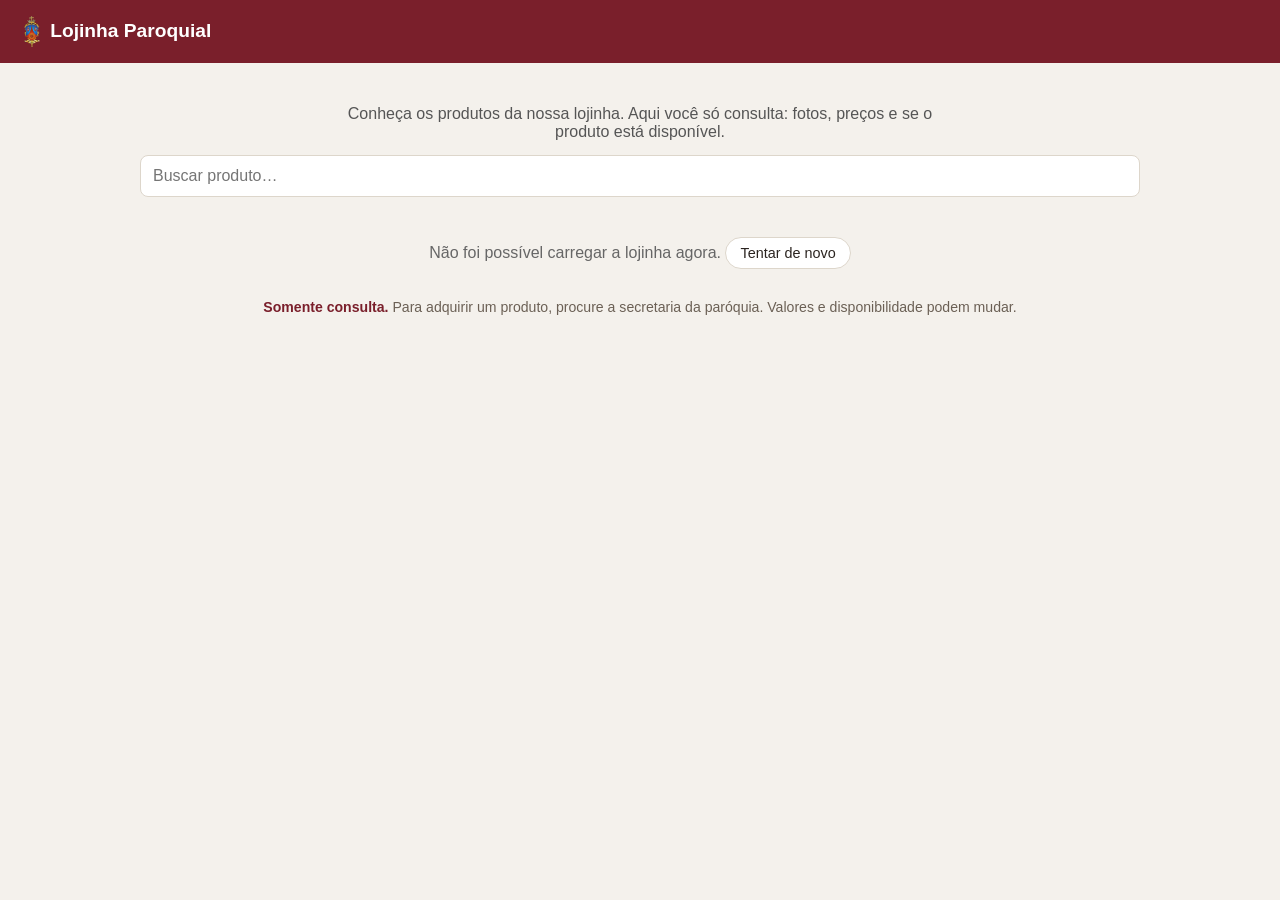
<file: lojinha.html>
<!DOCTYPE html>
<html lang="pt-BR">
<head>
<meta charset="UTF-8">
<meta name="viewport" content="width=device-width, initial-scale=1.0">
<title>Lojinha Paroquial — Paróquia Sagrado Coração de Jesus</title>
<meta name="description" content="Conheça os produtos da Lojinha Paroquial: fotos, preços e disponibilidade.">
<meta property="og:title" content="Lojinha Paroquial — Paróquia Sagrado Coração de Jesus">
<meta property="og:description" content="Conheça os produtos da nossa lojinha: fotos, preços e disponibilidade.">
<meta property="og:type" content="website">
<meta property="og:image" content="https://pascomscjmarilia-creator.github.io/paroquia-documentos/og-image.png">
<meta property="og:image:width" content="1200">
<meta property="og:image:height" content="630">
<link rel="stylesheet" href="style.css?v=20260925b">
<style>
  .loj-intro { text-align:center; color:#555; max-width:640px; margin:18px auto 14px; padding:0 4px; }
  .loj-barra { max-width:1000px; margin:0 auto 14px; display:flex; flex-direction:column; gap:10px; }
  .loj-busca { width:100%; padding:11px 12px; border:1px solid var(--cinza-borda); border-radius:8px; font-size:1rem; background:#fff; }
  .loj-cats { display:flex; flex-wrap:wrap; gap:8px; }
  .loj-chip { border:1px solid var(--cinza-borda); background:#fff; color:var(--texto); padding:7px 14px; border-radius:999px; font-size:0.9rem; cursor:pointer; }
  .loj-chip.ativo { background:var(--vinho); border-color:var(--vinho); color:#fff; font-weight:600; }
  .loj-grade { max-width:1000px; margin:0 auto; display:grid; grid-template-columns:repeat(auto-fill, minmax(190px, 1fr)); gap:14px; }
  .loj-card { background:#fff; border:1px solid var(--cinza-borda); border-radius:12px; overflow:hidden; cursor:pointer; display:flex; flex-direction:column; box-shadow:0 1px 3px rgba(0,0,0,0.06); }
  .loj-card:hover { box-shadow:0 3px 10px rgba(0,0,0,0.12); }
  .loj-foto { position:relative; aspect-ratio:1/1; background:#f0ece4; display:flex; align-items:center; justify-content:center; }
  .loj-foto img { width:100%; height:100%; object-fit:cover; display:block; }
  .loj-foto .sem-foto { width:40%; opacity:0.35; height:auto; object-fit:contain; }
  .loj-card.esgotado .loj-foto img { filter:grayscale(1); opacity:0.6; }
  .loj-selo { position:absolute; top:8px; left:8px; padding:3px 10px; border-radius:999px; font-size:0.75rem; font-weight:700; }
  .loj-selo.esgotado { background:#b3261e; color:#fff; }
  .loj-selo.encomenda { background:#1d4f91; color:#fff; }
  .loj-info { padding:10px 12px 12px; display:flex; flex-direction:column; gap:4px; flex:1; }
  .loj-cat { font-size:0.72rem; text-transform:uppercase; letter-spacing:0.5px; color:#8a7f73; }
  .loj-nome { font-weight:700; font-size:0.98rem; line-height:1.25; }
  .loj-preco { color:var(--vinho); font-weight:800; font-size:1.1rem; margin-top:auto; padding-top:4px; }
  .loj-vazio, .loj-carregando { text-align:center; color:#666; max-width:600px; margin:30px auto; }
  .loj-rodape { max-width:760px; margin:26px auto 10px; text-align:center; color:#6b6055; font-size:0.88rem; }
  .loj-rodape strong { color:var(--vinho); }

  .loj-modal { position:fixed; inset:0; background:rgba(20,17,15,0.7); display:flex; align-items:center; justify-content:center; padding:14px; z-index:100; }
  .loj-modal[hidden] { display:none; }
  .loj-caixa { background:#fff; border-radius:14px; width:100%; max-width:520px; max-height:92vh; overflow-y:auto; position:relative; }
  .loj-fechar { position:absolute; top:8px; right:10px; background:rgba(255,255,255,0.9); border:none; width:34px; height:34px; border-radius:50%; font-size:1.4rem; line-height:1; cursor:pointer; }
  .loj-caixa img.grande { width:100%; max-height:60vh; object-fit:contain; background:#f0ece4; display:block; border-radius:14px 14px 0 0; }
  .loj-detalhe { padding:14px 18px 20px; display:flex; flex-direction:column; gap:8px; }
  .loj-detalhe h2 { margin:0; font-size:1.2rem; color:var(--vinho); }
  .loj-detalhe p { margin:0; line-height:1.45; white-space:pre-line; }
  .loj-detalhe .linha { font-size:0.9rem; color:#555; }
  .loj-detalhe .preco { font-size:1.4rem; font-weight:800; color:var(--vinho); }
  .loj-detalhe .aviso { font-size:0.85rem; color:#6b6055; background:#faf7f0; border-left:3px solid var(--dourado); padding:8px 10px; border-radius:4px; }
</style>
</head>
<body>

  <header class="topbar">
    <div class="topbar-titulo">
      <img src="brasao.png" alt="Brasão da Paróquia" class="brasao">
      <h1>Lojinha Paroquial</h1>
    </div>
  </header>

  <main>
    <p class="loj-intro" id="intro"></p>

    <div class="loj-barra">
      <input type="search" id="busca" class="loj-busca" placeholder="Buscar produto…" aria-label="Buscar produto">
      <div class="loj-cats" id="categorias"></div>
    </div>

    <p class="loj-carregando" id="carregando">Carregando os produtos…</p>
    <div class="loj-grade" id="grade" hidden></div>
    <p class="loj-vazio" id="vazio" hidden></p>

    <p class="loj-rodape" id="rodape"></p>
  </main>

  <div class="loj-modal" id="modal" hidden>
    <div class="loj-caixa">
      <button class="loj-fechar" id="fechar" aria-label="Fechar">&times;</button>
      <div id="modalConteudo"></div>
    </div>
  </div>

<script>
  // ============================================================
  // CONFIGURAÇÃO
  // ============================================================
  const CONFIG = {
    LISTA_URL: 'https://paroquia-scjm-n8n-paroquia.ndjgby.easypanel.host/webhook/lojinha-produtos',
    INTRO: 'Conheça os produtos da nossa lojinha. Aqui você só consulta: fotos, preços e se o produto está disponível.',
    // Texto do aviso no rodapé e no detalhe de cada produto (a secretaria/Pascom pode ajustar)
    AVISO: 'Para adquirir um produto, procure a secretaria da paróquia. Valores e disponibilidade podem mudar.',
  };
  // ============================================================

  const el = (id) => document.getElementById(id);
  let produtos = [];
  let categoriaAtiva = '';

  const norm = (s) => String(s || '').toLowerCase().normalize('NFD').replace(/[̀-ͯ]/g, '');
  const fotoSegura = (u) => (/^https:\/\//i.test(String(u || '').trim()) ? String(u).trim() : '');
  const preco = (p) => { const t = String(p || '').trim(); return !t ? 'Consulte o valor' : (/^r\$/i.test(t) ? t : 'R$ ' + t); };
  const criar = (tag, classe, texto) => { const n = document.createElement(tag); if (classe) n.className = classe; if (texto != null) n.textContent = texto; return n; };

  function classeDisp(d) {
    const n = norm(d);
    return n.includes('esgot') ? 'esgotado' : (n.includes('encomenda') ? 'encomenda' : '');
  }

  function imagem(p, classe) {
    const url = fotoSegura(p.foto);
    if (!url) return null;
    const img = criar('img', classe);
    img.src = url; img.alt = p.nome; img.loading = 'lazy';
    img.onerror = () => { img.style.display = 'none'; };
    return img;
  }

  function montarCategorias() {
    const cats = [...new Set(produtos.map(p => (p.categoria || '').trim()).filter(Boolean))].sort((a, b) => a.localeCompare(b, 'pt-BR'));
    const box = el('categorias');
    box.innerHTML = '';
    if (cats.length < 2) return; // com uma categoria só, os botões não ajudam
    ['', ...cats].forEach(c => {
      const b = criar('button', 'loj-chip' + (c === categoriaAtiva ? ' ativo' : ''), c || 'Todos');
      b.type = 'button';
      b.onclick = () => { categoriaAtiva = c; montarCategorias(); desenhar(); };
      box.appendChild(b);
    });
  }

  function abrirDetalhe(p) {
    const c = el('modalConteudo');
    c.innerHTML = '';
    const img = imagem(p, 'grande');
    if (img) c.appendChild(img);
    const d = criar('div', 'loj-detalhe');
    d.appendChild(criar('h2', '', p.nome));
    d.appendChild(criar('div', 'preco', preco(p.preco)));
    const disp = p.disponibilidade || 'Em estoque';
    d.appendChild(criar('div', 'linha', 'Disponibilidade: ' + disp));
    if (p.categoria) d.appendChild(criar('div', 'linha', 'Categoria: ' + p.categoria));
    if (p.variacoes) d.appendChild(criar('div', 'linha', 'Tamanhos / variações: ' + p.variacoes));
    if (p.descricao) d.appendChild(criar('p', '', p.descricao));
    d.appendChild(criar('div', 'aviso', CONFIG.AVISO));
    c.appendChild(d);
    el('modal').hidden = false;
  }

  function desenhar() {
    const termo = norm(el('busca').value.trim());
    const lista = produtos.filter(p =>
      (!categoriaAtiva || (p.categoria || '').trim() === categoriaAtiva) &&
      (!termo || norm(p.nome + ' ' + p.categoria + ' ' + p.descricao + ' ' + p.variacoes).includes(termo)));

    const grade = el('grade');
    grade.innerHTML = '';
    el('vazio').hidden = lista.length > 0;
    if (lista.length === 0) el('vazio').textContent = produtos.length === 0 ? 'A lojinha ainda não tem produtos cadastrados. Volte em breve!' : 'Nenhum produto encontrado para essa busca.';
    grade.hidden = lista.length === 0;

    lista.forEach(p => {
      const cd = classeDisp(p.disponibilidade);
      const card = criar('div', 'loj-card' + (cd === 'esgotado' ? ' esgotado' : ''));
      card.tabIndex = 0;
      card.onclick = () => abrirDetalhe(p);
      card.onkeydown = (e) => { if (e.key === 'Enter') abrirDetalhe(p); };

      const foto = criar('div', 'loj-foto');
      const img = imagem(p, '');
      if (img) foto.appendChild(img);
      else { const ph = criar('img', 'sem-foto'); ph.src = 'brasao.png'; ph.alt = ''; foto.appendChild(ph); }
      if (cd === 'esgotado') foto.appendChild(criar('span', 'loj-selo esgotado', 'Esgotado'));
      else if (cd === 'encomenda') foto.appendChild(criar('span', 'loj-selo encomenda', 'Sob encomenda'));
      card.appendChild(foto);

      const info = criar('div', 'loj-info');
      if (p.categoria) info.appendChild(criar('div', 'loj-cat', p.categoria));
      info.appendChild(criar('div', 'loj-nome', p.nome));
      info.appendChild(criar('div', 'loj-preco', preco(p.preco)));
      card.appendChild(info);
      grade.appendChild(card);
    });
  }

  async function carregar() {
    el('carregando').hidden = false;
    el('carregando').textContent = 'Carregando os produtos…';
    try {
      const resp = await fetch(CONFIG.LISTA_URL, { cache: 'no-store' });
      const dados = await resp.json();
      if (!Array.isArray(dados.produtos)) throw new Error('resposta inesperada');
      produtos = dados.produtos.filter(p => p && p.nome);
      el('carregando').hidden = true;
      montarCategorias();
      desenhar();
    } catch (e) {
      console.error(e);
      el('carregando').innerHTML = 'Não foi possível carregar a lojinha agora. <button type="button" id="tentar" class="loj-chip">Tentar de novo</button>';
      el('tentar').onclick = carregar;
    }
  }

  window.addEventListener('DOMContentLoaded', () => {
    el('intro').textContent = CONFIG.INTRO;
    const forte = document.createElement('strong');
    forte.textContent = 'Somente consulta. ';
    el('rodape').appendChild(forte);
    el('rodape').appendChild(document.createTextNode(CONFIG.AVISO));
    el('busca').addEventListener('input', desenhar);
    el('fechar').onclick = () => { el('modal').hidden = true; };
    el('modal').onclick = (e) => { if (e.target === el('modal')) el('modal').hidden = true; };
    document.addEventListener('keydown', (e) => { if (e.key === 'Escape') el('modal').hidden = true; });
    carregar();
  });
</script>
</body>
</html>
</file>
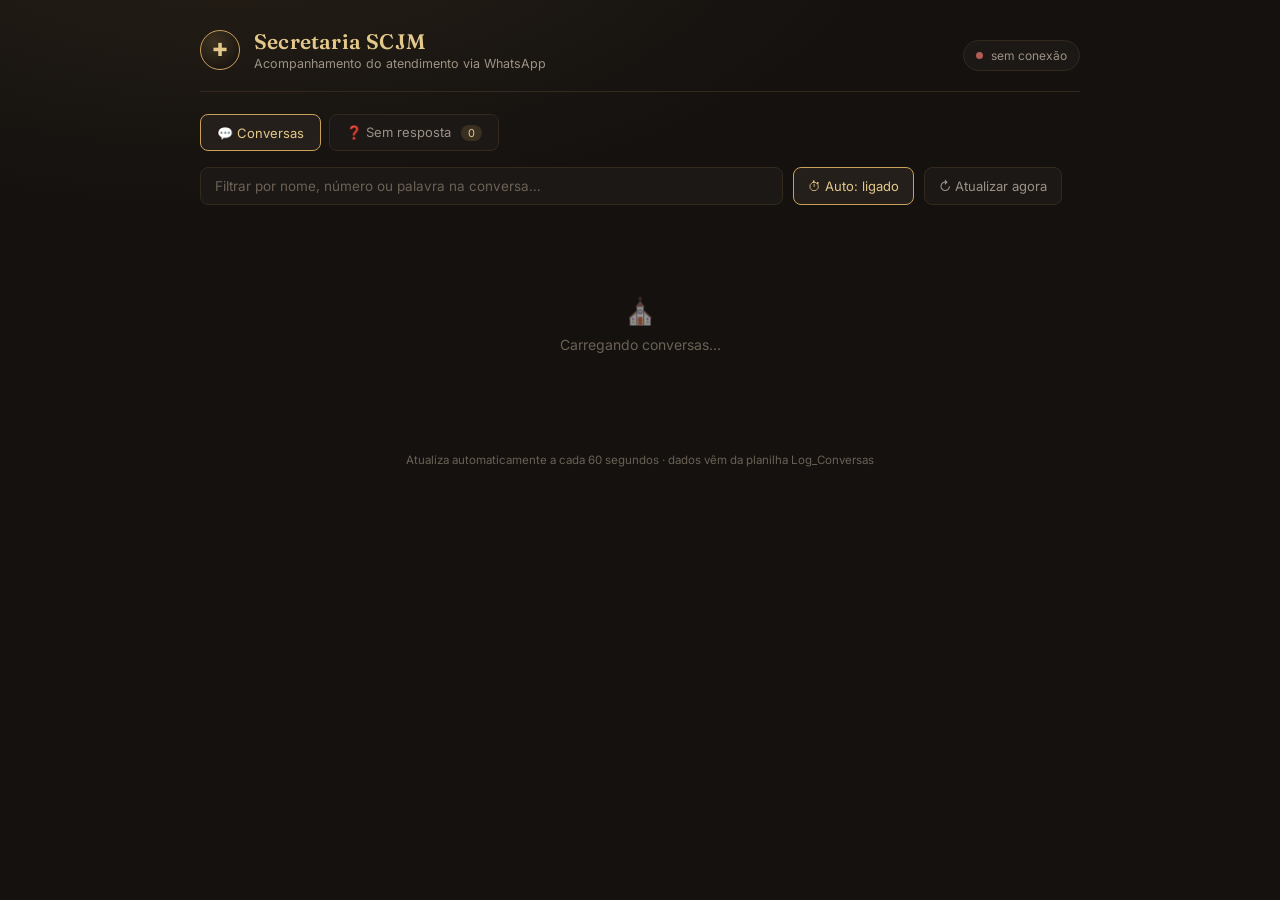
<file: painel.html>
<!DOCTYPE html>
<html lang="pt-BR">
<head>
<meta charset="UTF-8">
<meta name="viewport" content="width=device-width, initial-scale=1.0">
<title>Secretaria SCJM — Acompanhamento</title>
<meta property="og:title" content="Secretaria SCJM — Acompanhamento">
<meta property="og:description" content="Painel interno de acompanhamento do atendimento via WhatsApp.">
<meta property="og:type" content="website">
<meta property="og:image" content="https://pascomscjmarilia-creator.github.io/paroquia-documentos/og-image.png">
<meta property="og:image:width" content="1200">
<meta property="og:image:height" content="630">
<style>
  @import url('https://fonts.googleapis.com/css2?family=Fraunces:opsz,wght@9..144,500;9..144,600&family=Inter:wght@400;500;600;700&display=swap');

  :root{
    --bg: #14110f;
    --bg-elev: #1c1815;
    --bg-elev-2: #241f1a;
    --line: #33291f;
    --gold: #c9a15a;
    --gold-soft: #e3c88a;
    --wine: #7a3b3b;
    --text: #ede6da;
    --text-dim: #9c9186;
    --text-faint: #6b6155;
    --ok: #6a9b6e;
    --bad: #b25b52;
  }

  *{box-sizing:border-box;}
  html,body{height:100%;}
  body{
    margin:0;
    background:
      radial-gradient(1100px 500px at 18% -10%, rgba(201,161,90,0.10), transparent 60%),
      var(--bg);
    color:var(--text);
    font-family:'Inter',system-ui,sans-serif;
    -webkit-font-smoothing:antialiased;
  }

  .wrap{max-width:920px;margin:0 auto;padding:28px 20px 80px;}

  /* ---------- header ---------- */
  header{
    display:flex;
    align-items:flex-end;
    justify-content:space-between;
    gap:16px;
    padding-bottom:20px;
    border-bottom:1px solid var(--line);
    margin-bottom:22px;
    flex-wrap:wrap;
  }
  .brand{display:flex;align-items:center;gap:14px;}
  .brand-mark{
    width:40px;height:40px;border-radius:50%;
    border:1px solid var(--gold);
    display:flex;align-items:center;justify-content:center;
    font-size:18px;color:var(--gold-soft);
    flex-shrink:0;
    background:radial-gradient(circle at 35% 30%, rgba(201,161,90,0.18), transparent 70%);
  }
  .brand h1{
    font-family:'Fraunces',serif;
    font-weight:600;
    font-size:21px;
    margin:0;
    letter-spacing:0.2px;
    color:var(--gold-soft);
  }
  .brand p{margin:2px 0 0;font-size:12.5px;color:var(--text-dim);}

  .status{
    display:flex;align-items:center;gap:8px;
    font-size:12px;color:var(--text-dim);
    padding:7px 12px;
    border:1px solid var(--line);
    border-radius:100px;
    background:var(--bg-elev);
  }
  .dot{width:7px;height:7px;border-radius:50%;background:var(--ok);flex-shrink:0;}
  .dot.live{animation:pulse 1.8s ease-in-out infinite;}
  .dot.off{background:var(--bad);}
  @keyframes pulse{
    0%,100%{box-shadow:0 0 0 0 rgba(106,155,110,0.5);}
    50%{box-shadow:0 0 0 5px rgba(106,155,110,0);}
  }

  /* ---------- controls ---------- */
  .tabs{
    display:flex;gap:8px;margin-bottom:16px;
  }
  .tab-btn{
    background:var(--bg-elev);
    border:1px solid var(--line);
    color:var(--text-dim);
    padding:9px 16px;
    border-radius:8px;
    font-size:13px;
    cursor:pointer;
    font-family:inherit;
    transition:border-color .15s, color .15s, background .15s;
  }
  .tab-btn.active{
    border-color:var(--gold);
    color:var(--gold-soft);
    background:var(--bg-elev-2);
  }
  .tab-btn .badge{
    display:inline-block;
    margin-left:6px;
    padding:1px 7px;
    border-radius:100px;
    font-size:11px;
    background:rgba(201,161,90,0.18);
    color:var(--gold-soft);
  }

  .sr-item{
    border:1px solid var(--line);
    border-radius:12px;
    background:var(--bg-elev);
    padding:14px 16px;
    display:flex;
    flex-direction:column;
    gap:6px;
  }
  .sr-item .sr-meta{
    display:flex;align-items:center;justify-content:space-between;
    font-size:12px;color:var(--text-faint);
  }
  .sr-item .sr-who{color:var(--gold-soft);font-weight:600;}
  .sr-item .sr-pergunta{
    font-size:13.5px;color:var(--text);line-height:1.5;
  }

  .controls{
    display:flex;gap:10px;margin-bottom:20px;flex-wrap:wrap;align-items:center;
  }
  .search{
    flex:1;min-width:200px;
    background:var(--bg-elev);
    border:1px solid var(--line);
    color:var(--text);
    padding:10px 14px;
    border-radius:8px;
    font-size:13.5px;
    font-family:inherit;
  }
  .search::placeholder{color:var(--text-faint);}
  .search:focus{outline:none;border-color:var(--gold);}

  button.ghost{
    background:var(--bg-elev);
    border:1px solid var(--line);
    color:var(--text-dim);
    padding:10px 14px;
    border-radius:8px;
    font-size:13px;
    cursor:pointer;
    font-family:inherit;
    transition:border-color .15s, color .15s;
    white-space:nowrap;
  }
  button.ghost:hover{border-color:var(--gold);color:var(--gold-soft);}
  button.ghost.active{border-color:var(--gold);color:var(--gold-soft);background:var(--bg-elev-2);}

  .count-pill{
    font-size:12px;color:var(--text-faint);
    padding:10px 4px;
  }

  /* ---------- feed ---------- */
  #feed{display:flex;flex-direction:column;gap:14px;}

  .entry{
    border:1px solid var(--line);
    border-radius:12px;
    background:var(--bg-elev);
    overflow:hidden;
    animation:fadeIn .35s ease;
  }
  @keyframes fadeIn{from{opacity:0;transform:translateY(-4px);}to{opacity:1;transform:translateY(0);}}

  .entry-meta{
    display:flex;align-items:center;justify-content:space-between;
    padding:10px 16px;
    border-bottom:1px solid var(--line);
    background:var(--bg-elev-2);
    font-size:12px;
  }
  .entry-meta .who{color:var(--gold-soft);font-weight:600;}
  .entry-meta .num{color:var(--text-faint);font-weight:400;margin-left:6px;}
  .entry-meta .when{color:var(--text-faint);}

  .bubbles{padding:14px 16px;display:flex;flex-direction:column;gap:10px;}

  .bubble{
    max-width:88%;
    padding:9px 13px;
    border-radius:10px;
    font-size:13.5px;
    line-height:1.5;
    white-space:pre-wrap;
    word-wrap:break-word;
  }
  .bubble.pergunta{
    align-self:flex-start;
    background:var(--bg-elev-2);
    border:1px solid var(--line);
    border-top-left-radius:3px;
    color:var(--text);
  }
  .bubble.resposta{
    align-self:flex-end;
    background:linear-gradient(155deg, rgba(201,161,90,0.16), rgba(201,161,90,0.07));
    border:1px solid rgba(201,161,90,0.35);
    border-top-right-radius:3px;
    color:var(--text);
  }
  .bubble-label{
    font-size:10px;
    text-transform:uppercase;
    letter-spacing:0.06em;
    color:var(--text-faint);
    margin-bottom:4px;
    display:block;
  }
  .bubble.resposta .bubble-label{color:var(--gold-soft);text-align:right;}

  .empty{
    text-align:center;
    padding:70px 20px;
    color:var(--text-faint);
    font-size:14px;
  }
  .empty .glyph{font-size:26px;display:block;margin-bottom:10px;opacity:0.6;}

  footer{
    text-align:center;
    margin-top:30px;
    font-size:11.5px;
    color:var(--text-faint);
  }

  @media (max-width:560px){
    .bubble{max-width:96%;}
    header{align-items:flex-start;}
  }
</style>
</head>
<body>
<div class="wrap">

  <header>
    <div class="brand">
      <div class="brand-mark">✚</div>
      <div>
        <h1>Secretaria SCJM</h1>
        <p>Acompanhamento do atendimento via WhatsApp</p>
      </div>
    </div>
    <div class="status" id="statusPill">
      <span class="dot live" id="statusDot"></span>
      <span id="statusText">conectando…</span>
    </div>
  </header>

  <div class="tabs">
    <button class="tab-btn active" id="tabConversas">💬 Conversas</button>
    <button class="tab-btn" id="tabSemResposta">❓ Sem resposta <span class="badge" id="badgeSemResposta">0</span></button>
  </div>

  <div class="controls">
    <input class="search" id="searchInput" type="text" placeholder="Filtrar por nome, número ou palavra na conversa…">
    <button class="ghost active" id="autoBtn">⏱ Auto: ligado</button>
    <button class="ghost" id="refreshBtn">↻ Atualizar agora</button>
    <span class="count-pill" id="countPill"></span>
  </div>

  <div id="feed">
    <div class="empty" id="emptyState">
      <span class="glyph">⛪</span>
      Carregando conversas…
    </div>
  </div>

  <footer>Atualiza automaticamente a cada 60 segundos · dados vêm da planilha Log_Conversas</footer>
</div>

<script>
  // ================================================
  // CONFIGURAÇÃO
  // ================================================
  // Confirme se esse é o endereço correto do n8n oficial (o que estamos usando nesta conversa).
  const WEBHOOK_URL = 'https://paroquia-scjm-n8n-paroquia.ndjgby.easypanel.host/webhook/paroquia-log';

  // Cole aqui o MESMO valor que você colocou na credencial "Header Auth" do node 🔔 Webhook Log no n8n.
  const PAINEL_TOKEN = 'COLE_AQUI_O_MESMO_TOKEN_DO_N8N';
  const PAINEL_TOKEN_HEADER = 'X-Painel-Token';

  const POLL_INTERVAL_MS = 60000;

  const feedEl = document.getElementById('feed');
  const emptyEl = document.getElementById('emptyState');
  const statusDot = document.getElementById('statusDot');
  const statusText = document.getElementById('statusText');
  const countPill = document.getElementById('countPill');
  const searchInput = document.getElementById('searchInput');
  const autoBtn = document.getElementById('autoBtn');
  const refreshBtn = document.getElementById('refreshBtn');

  let ultimaLista = [];
  let ultimaListaSemResposta = [];
  let autoOn = true;
  let timer = null;
  let abaAtiva = 'conversas'; // 'conversas' | 'sem_resposta'

  const tabConversas = document.getElementById('tabConversas');
  const tabSemResposta = document.getElementById('tabSemResposta');
  const badgeSemResposta = document.getElementById('badgeSemResposta');

  function escapeHtml(str){
    return String(str || '')
      .replace(/&/g,'&amp;')
      .replace(/</g,'&lt;')
      .replace(/>/g,'&gt;');
  }

  function formatarQuando(ts){
    if(!ts) return '';
    const d = new Date(ts);
    if(isNaN(d)) return ts;
    const hoje = new Date();
    const mesmodia = d.toDateString() === hoje.toDateString();
    const hora = d.toLocaleTimeString('pt-BR', {hour:'2-digit', minute:'2-digit', timeZone:'America/Sao_Paulo'});
    if(mesmodia) return 'hoje, ' + hora;
    return d.toLocaleDateString('pt-BR', {timeZone:'America/Sao_Paulo'}) + ' às ' + hora;
  }

  function renderConversas(lista){
    const termo = searchInput.value.trim().toLowerCase();

    const filtrada = !termo ? lista : lista.filter(c => {
      const alvo = ((c.Nome||'') + ' ' + (c.Numero||'') + ' ' + (c.Pergunta||'') + ' ' + (c.Resposta||'')).toLowerCase();
      return alvo.includes(termo);
    });

    countPill.textContent = filtrada.length + (filtrada.length === 1 ? ' conversa' : ' conversas');

    if(filtrada.length === 0){
      feedEl.innerHTML = '';
      emptyEl.innerHTML = '<span class="glyph">⛪</span>' + (termo ? 'Nenhuma conversa encontrada para esse filtro.' : 'Nenhuma conversa registrada ainda.');
      feedEl.appendChild(emptyEl);
      return;
    }

    feedEl.innerHTML = filtrada.map(c => `
      <div class="entry">
        <div class="entry-meta">
          <div><span class="who">${escapeHtml(c.Nome || 'Fiel')}</span><span class="num">${escapeHtml(c.Numero || '')}</span></div>
          <div class="when">${formatarQuando(c.Timestamp)}</div>
        </div>
        <div class="bubbles">
          <div class="bubble pergunta">
            <span class="bubble-label">Pergunta</span>
            ${escapeHtml(c.Pergunta)}
          </div>
          <div class="bubble resposta">
            <span class="bubble-label">Resposta do bot</span>
            ${escapeHtml(c.Resposta)}
          </div>
        </div>
      </div>
    `).join('');
  }

  function renderSemResposta(lista){
    const termo = searchInput.value.trim().toLowerCase();

    const filtrada = !termo ? lista : lista.filter(c => {
      const alvo = ((c.Nome||'') + ' ' + (c.Numero||'') + ' ' + (c.Pergunta||'')).toLowerCase();
      return alvo.includes(termo);
    });

    countPill.textContent = filtrada.length + (filtrada.length === 1 ? ' pergunta' : ' perguntas');

    if(filtrada.length === 0){
      feedEl.innerHTML = '';
      emptyEl.innerHTML = '<span class="glyph">✅</span>' + (termo ? 'Nenhuma pergunta sem resposta encontrada para esse filtro.' : 'Nenhuma pergunta sem resposta registrada — base de dados completa!');
      feedEl.appendChild(emptyEl);
      return;
    }

    feedEl.innerHTML = filtrada.map(c => `
      <div class="sr-item">
        <div class="sr-meta">
          <div><span class="sr-who">${escapeHtml(c.Nome || 'Fiel')}</span> ${escapeHtml(c.Numero || '')}</div>
          <div>${formatarQuando(c.Timestamp)}</div>
        </div>
        <div class="sr-pergunta">${escapeHtml(c.Pergunta)}</div>
      </div>
    `).join('');
  }

  function render(){
    if(abaAtiva === 'conversas'){
      renderConversas(ultimaLista);
    } else {
      renderSemResposta(ultimaListaSemResposta);
    }
  }

  function trocarAba(aba){
    abaAtiva = aba;
    tabConversas.classList.toggle('active', aba === 'conversas');
    tabSemResposta.classList.toggle('active', aba === 'sem_resposta');
    searchInput.placeholder = aba === 'conversas'
      ? 'Filtrar por nome, número ou palavra na conversa…'
      : 'Filtrar por nome, número ou palavra na pergunta…';
    render();
  }

  tabConversas.addEventListener('click', () => trocarAba('conversas'));
  tabSemResposta.addEventListener('click', () => trocarAba('sem_resposta'));

  async function buscar(){
    try{
      const resp = await fetch(WEBHOOK_URL, {
        method:'GET',
        headers: { [PAINEL_TOKEN_HEADER]: PAINEL_TOKEN }
      });
      if(!resp.ok) throw new Error('HTTP ' + resp.status);
      const data = await resp.json();
      ultimaLista = data.conversas || data.records || [];
      ultimaListaSemResposta = data.sem_resposta || [];
      badgeSemResposta.textContent = ultimaListaSemResposta.length;
      statusDot.className = 'dot live';
      statusText.textContent = 'ao vivo · ' + new Date().toLocaleTimeString('pt-BR', {timeZone:'America/Sao_Paulo'});
      render();
    }catch(err){
      statusDot.className = 'dot off';
      statusText.textContent = 'sem conexão';
      console.error('Erro ao buscar log:', err);
    }
  }

  function agendar(){
    if(timer) clearInterval(timer);
    if(autoOn){
      timer = setInterval(buscar, POLL_INTERVAL_MS);
    }
  }

  autoBtn.addEventListener('click', () => {
    autoOn = !autoOn;
    autoBtn.textContent = autoOn ? '⏱ Auto: ligado' : '⏱ Auto: pausado';
    autoBtn.classList.toggle('active', autoOn);
    agendar();
  });

  refreshBtn.addEventListener('click', buscar);
  searchInput.addEventListener('input', render);

  buscar();
  agendar();
</script>
</body>
</html>
</file>
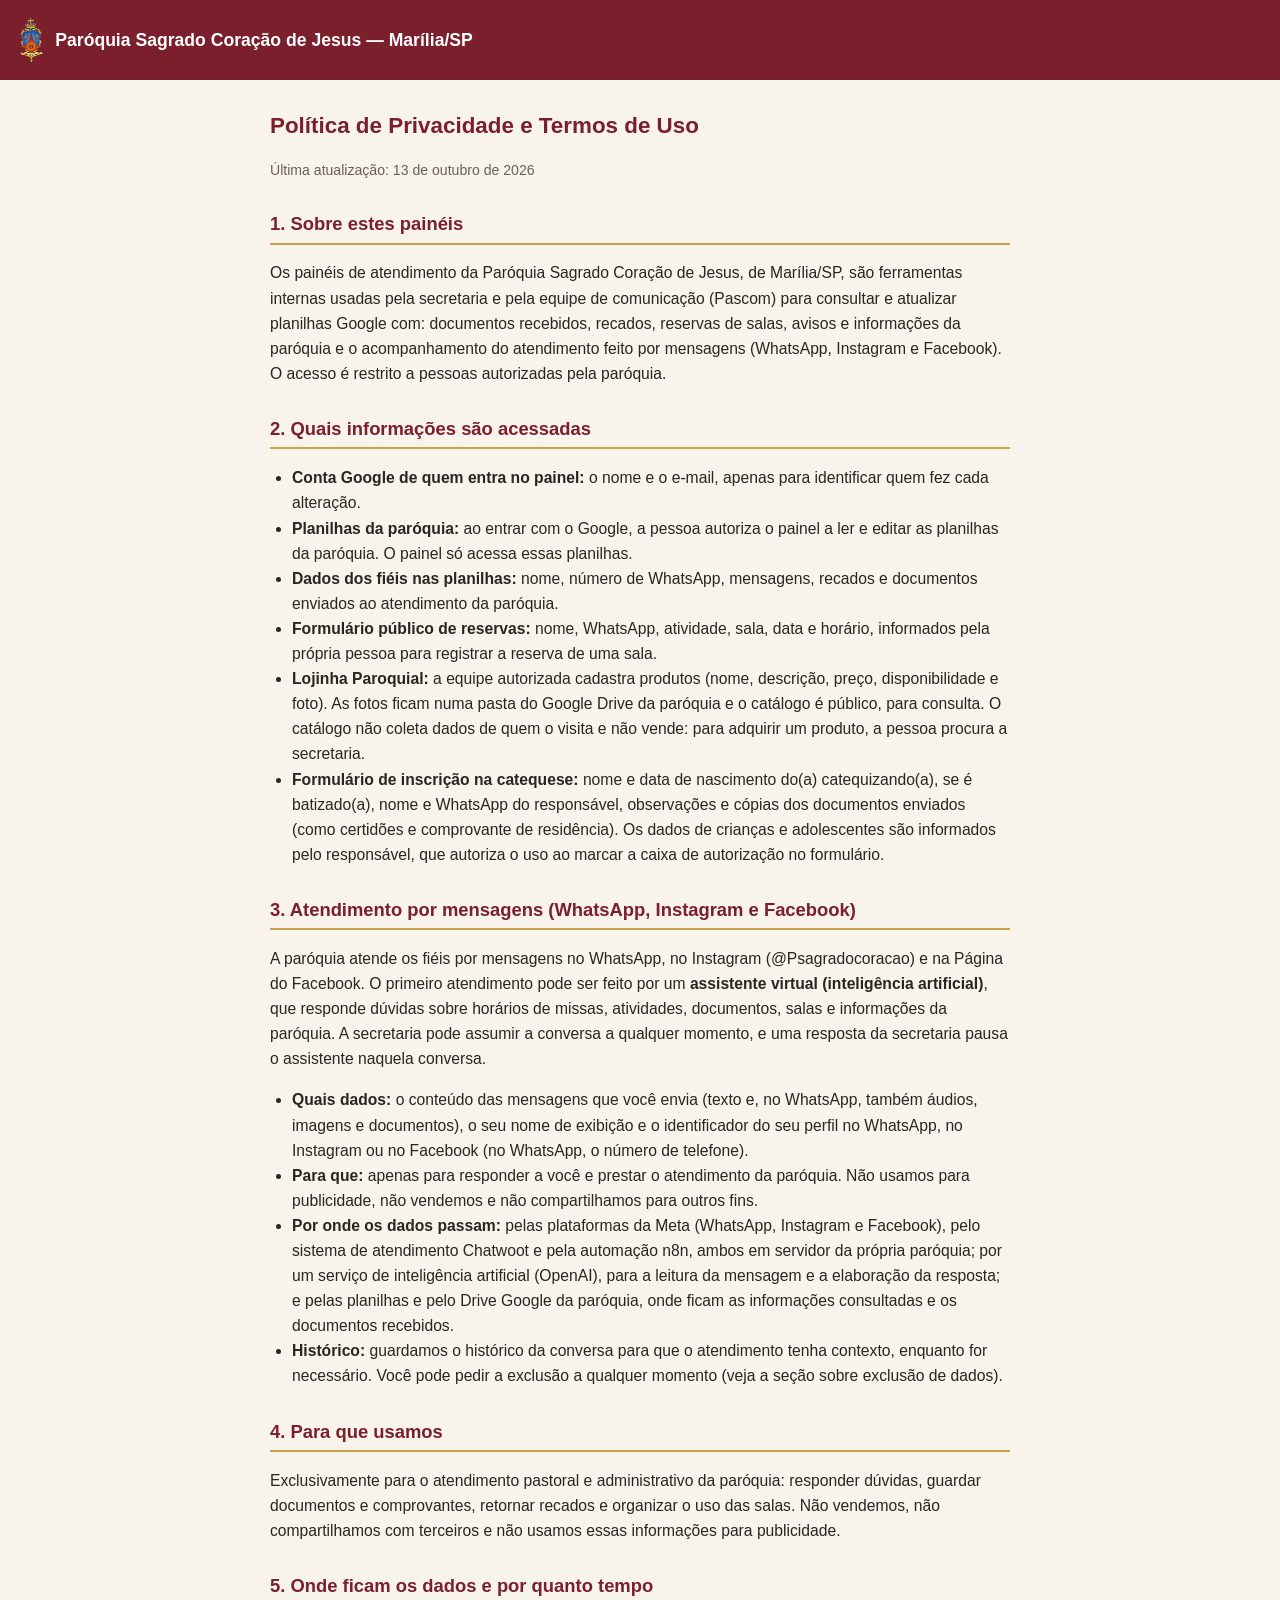
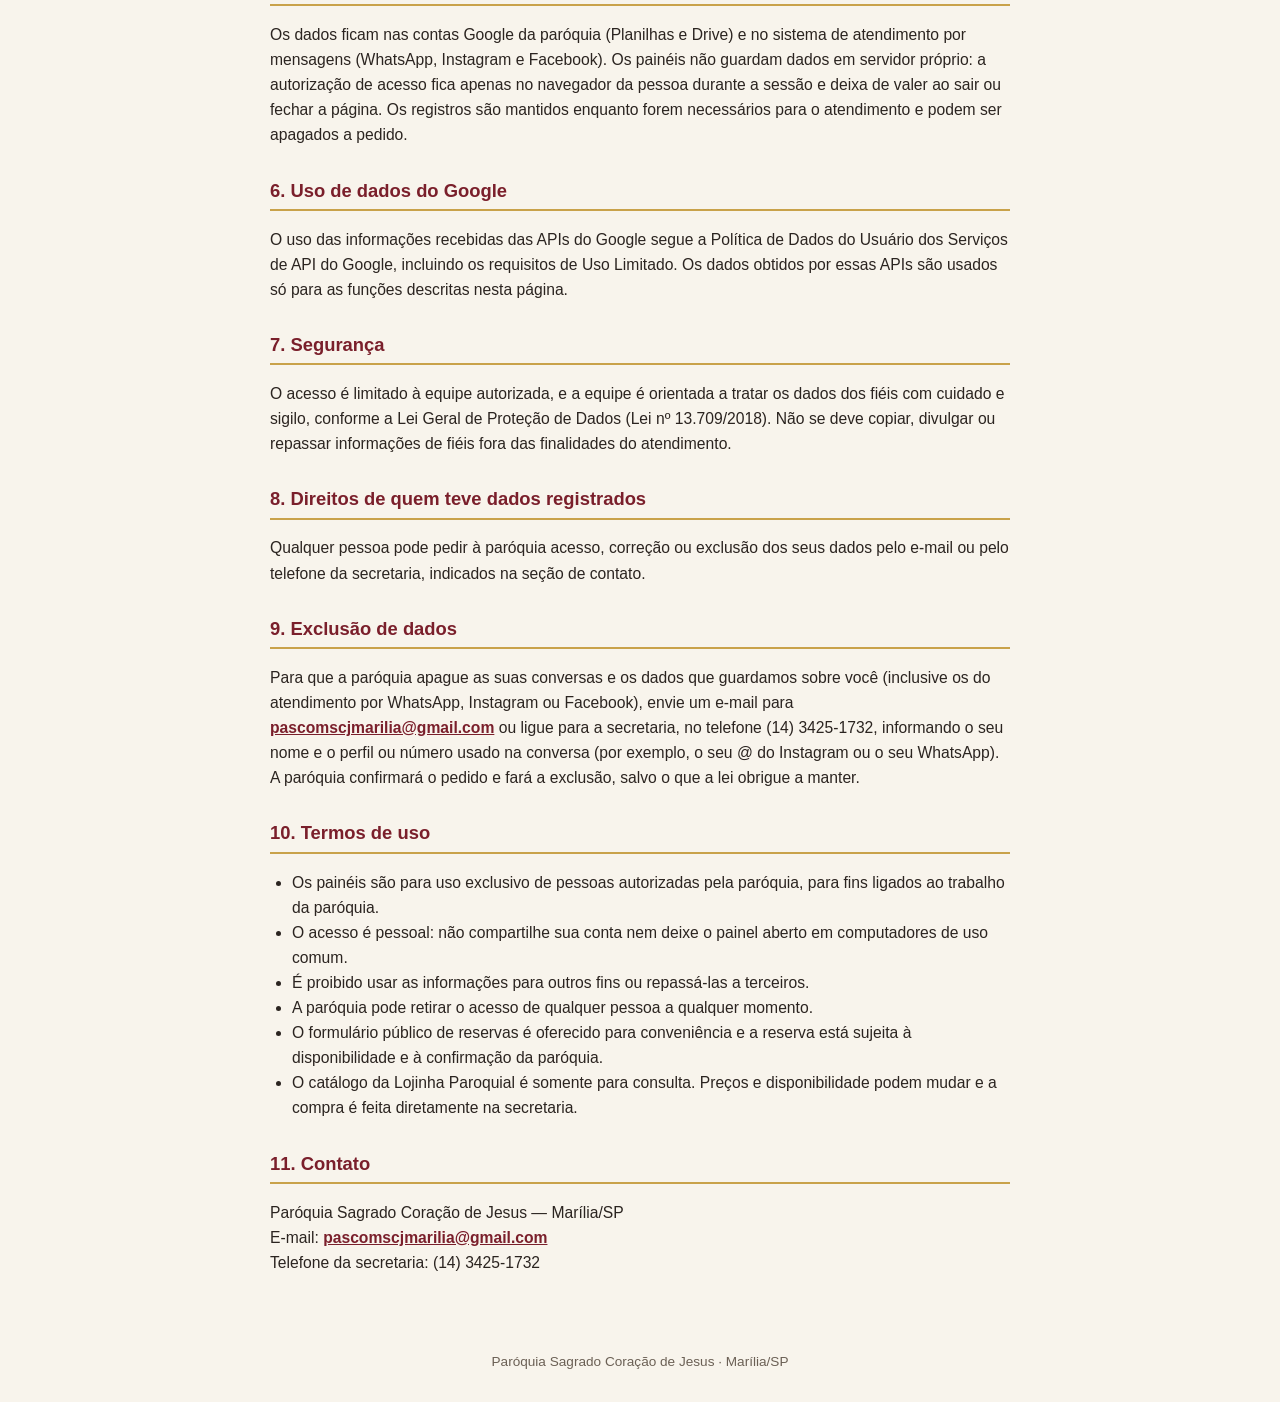
<file: privacidade.html>
<!DOCTYPE html>
<html lang="pt-BR">
<head>
<meta charset="UTF-8">
<meta name="viewport" content="width=device-width, initial-scale=1.0">
<title>Privacidade e Termos de Uso — Paróquia Sagrado Coração de Jesus</title>
<meta name="description" content="Política de Privacidade e Termos de Uso dos painéis de atendimento da Paróquia Sagrado Coração de Jesus, Marília/SP.">
<style>
  :root {
    --vinho: #7a1f2b;
    --vinho-escuro: #591622;
    --dourado: #c9a24a;
    --creme: #f8f4ec;
    --borda: #e6dcc8;
    --tinta: #2b2420;
    --tinta-suave: #6b6055;
  }
  * { box-sizing: border-box; }
  body {
    margin: 0;
    background: var(--creme);
    color: var(--tinta);
    font-family: -apple-system, "Segoe UI", Roboto, Arial, sans-serif;
    line-height: 1.6;
  }
  header {
    background: var(--vinho);
    color: #fff;
    padding: 18px 20px;
    display: flex;
    align-items: center;
    gap: 12px;
  }
  header img { height: 44px; width: auto; }
  header h1 { margin: 0; font-size: 1.1rem; font-weight: 600; }
  main {
    max-width: 780px;
    margin: 0 auto;
    padding: 28px 20px 60px;
  }
  h2 {
    color: var(--vinho);
    font-size: 1.15rem;
    margin: 28px 0 6px;
    padding-bottom: 4px;
    border-bottom: 2px solid var(--dourado);
  }
  p, li { font-size: 0.98rem; }
  ul { padding-left: 22px; }
  .atualizado { color: var(--tinta-suave); font-size: 0.88rem; }
  a { color: var(--vinho); font-weight: 600; }
  footer {
    text-align: center;
    color: var(--tinta-suave);
    font-size: 0.85rem;
    padding-bottom: 30px;
  }
</style>
</head>
<body>
<header>
  <img src="brasao.png" alt="Brasão da Paróquia">
  <h1>Paróquia Sagrado Coração de Jesus — Marília/SP</h1>
</header>

<main>
  <h1 style="color: var(--vinho); font-size: 1.4rem; margin-top: 0;">Política de Privacidade e Termos de Uso</h1>
  <p class="atualizado">Última atualização: 13 de outubro de 2026</p>

  <h2>1. Sobre estes painéis</h2>
  <p>Os painéis de atendimento da Paróquia Sagrado Coração de Jesus, de Marília/SP, são ferramentas internas usadas pela secretaria e pela equipe de comunicação (Pascom) para consultar e atualizar planilhas Google com: documentos recebidos, recados, reservas de salas, avisos e informações da paróquia e o acompanhamento do atendimento feito por mensagens (WhatsApp, Instagram e Facebook). O acesso é restrito a pessoas autorizadas pela paróquia.</p>

  <h2>2. Quais informações são acessadas</h2>
  <ul>
    <li><strong>Conta Google de quem entra no painel:</strong> o nome e o e-mail, apenas para identificar quem fez cada alteração.</li>
    <li><strong>Planilhas da paróquia:</strong> ao entrar com o Google, a pessoa autoriza o painel a ler e editar as planilhas da paróquia. O painel só acessa essas planilhas.</li>
    <li><strong>Dados dos fiéis nas planilhas:</strong> nome, número de WhatsApp, mensagens, recados e documentos enviados ao atendimento da paróquia.</li>
    <li><strong>Formulário público de reservas:</strong> nome, WhatsApp, atividade, sala, data e horário, informados pela própria pessoa para registrar a reserva de uma sala.</li>
    <li><strong>Lojinha Paroquial:</strong> a equipe autorizada cadastra produtos (nome, descrição, preço, disponibilidade e foto). As fotos ficam numa pasta do Google Drive da paróquia e o catálogo é público, para consulta. O catálogo não coleta dados de quem o visita e não vende: para adquirir um produto, a pessoa procura a secretaria.</li>
    <li><strong>Formulário de inscrição na catequese:</strong> nome e data de nascimento do(a) catequizando(a), se é batizado(a), nome e WhatsApp do responsável, observações e cópias dos documentos enviados (como certidões e comprovante de residência). Os dados de crianças e adolescentes são informados pelo responsável, que autoriza o uso ao marcar a caixa de autorização no formulário.</li>
  </ul>

  <h2 id="mensagens">3. Atendimento por mensagens (WhatsApp, Instagram e Facebook)</h2>
  <p>A paróquia atende os fiéis por mensagens no WhatsApp, no Instagram (@Psagradocoracao) e na Página do Facebook. O primeiro atendimento pode ser feito por um <strong>assistente virtual (inteligência artificial)</strong>, que responde dúvidas sobre horários de missas, atividades, documentos, salas e informações da paróquia. A secretaria pode assumir a conversa a qualquer momento, e uma resposta da secretaria pausa o assistente naquela conversa.</p>
  <ul>
    <li><strong>Quais dados:</strong> o conteúdo das mensagens que você envia (texto e, no WhatsApp, também áudios, imagens e documentos), o seu nome de exibição e o identificador do seu perfil no WhatsApp, no Instagram ou no Facebook (no WhatsApp, o número de telefone).</li>
    <li><strong>Para que:</strong> apenas para responder a você e prestar o atendimento da paróquia. Não usamos para publicidade, não vendemos e não compartilhamos para outros fins.</li>
    <li><strong>Por onde os dados passam:</strong> pelas plataformas da Meta (WhatsApp, Instagram e Facebook), pelo sistema de atendimento Chatwoot e pela automação n8n, ambos em servidor da própria paróquia; por um serviço de inteligência artificial (OpenAI), para a leitura da mensagem e a elaboração da resposta; e pelas planilhas e pelo Drive Google da paróquia, onde ficam as informações consultadas e os documentos recebidos.</li>
    <li><strong>Histórico:</strong> guardamos o histórico da conversa para que o atendimento tenha contexto, enquanto for necessário. Você pode pedir a exclusão a qualquer momento (veja a seção sobre exclusão de dados).</li>
  </ul>

  <h2>4. Para que usamos</h2>
  <p>Exclusivamente para o atendimento pastoral e administrativo da paróquia: responder dúvidas, guardar documentos e comprovantes, retornar recados e organizar o uso das salas. Não vendemos, não compartilhamos com terceiros e não usamos essas informações para publicidade.</p>

  <h2>5. Onde ficam os dados e por quanto tempo</h2>
  <p>Os dados ficam nas contas Google da paróquia (Planilhas e Drive) e no sistema de atendimento por mensagens (WhatsApp, Instagram e Facebook). Os painéis não guardam dados em servidor próprio: a autorização de acesso fica apenas no navegador da pessoa durante a sessão e deixa de valer ao sair ou fechar a página. Os registros são mantidos enquanto forem necessários para o atendimento e podem ser apagados a pedido.</p>

  <h2>6. Uso de dados do Google</h2>
  <p>O uso das informações recebidas das APIs do Google segue a Política de Dados do Usuário dos Serviços de API do Google, incluindo os requisitos de Uso Limitado. Os dados obtidos por essas APIs são usados só para as funções descritas nesta página.</p>

  <h2>7. Segurança</h2>
  <p>O acesso é limitado à equipe autorizada, e a equipe é orientada a tratar os dados dos fiéis com cuidado e sigilo, conforme a Lei Geral de Proteção de Dados (Lei nº 13.709/2018). Não se deve copiar, divulgar ou repassar informações de fiéis fora das finalidades do atendimento.</p>

  <h2>8. Direitos de quem teve dados registrados</h2>
  <p>Qualquer pessoa pode pedir à paróquia acesso, correção ou exclusão dos seus dados pelo e-mail ou pelo telefone da secretaria, indicados na seção de contato.</p>

  <h2 id="exclusao-de-dados">9. Exclusão de dados</h2>
  <p>Para que a paróquia apague as suas conversas e os dados que guardamos sobre você (inclusive os do atendimento por WhatsApp, Instagram ou Facebook), envie um e-mail para <a href="mailto:pascomscjmarilia@gmail.com">pascomscjmarilia@gmail.com</a> ou ligue para a secretaria, no telefone (14) 3425-1732, informando o seu nome e o perfil ou número usado na conversa (por exemplo, o seu @ do Instagram ou o seu WhatsApp). A paróquia confirmará o pedido e fará a exclusão, salvo o que a lei obrigue a manter.</p>

  <h2>10. Termos de uso</h2>
  <ul>
    <li>Os painéis são para uso exclusivo de pessoas autorizadas pela paróquia, para fins ligados ao trabalho da paróquia.</li>
    <li>O acesso é pessoal: não compartilhe sua conta nem deixe o painel aberto em computadores de uso comum.</li>
    <li>É proibido usar as informações para outros fins ou repassá-las a terceiros.</li>
    <li>A paróquia pode retirar o acesso de qualquer pessoa a qualquer momento.</li>
    <li>O formulário público de reservas é oferecido para conveniência e a reserva está sujeita à disponibilidade e à confirmação da paróquia.</li>
    <li>O catálogo da Lojinha Paroquial é somente para consulta. Preços e disponibilidade podem mudar e a compra é feita diretamente na secretaria.</li>
  </ul>

  <h2>11. Contato</h2>
  <p>Paróquia Sagrado Coração de Jesus — Marília/SP<br>
  E-mail: <a href="mailto:pascomscjmarilia@gmail.com">pascomscjmarilia@gmail.com</a><br>
  Telefone da secretaria: (14) 3425-1732</p>
</main>

<footer>Paróquia Sagrado Coração de Jesus · Marília/SP</footer>
</body>
</html>
</file>
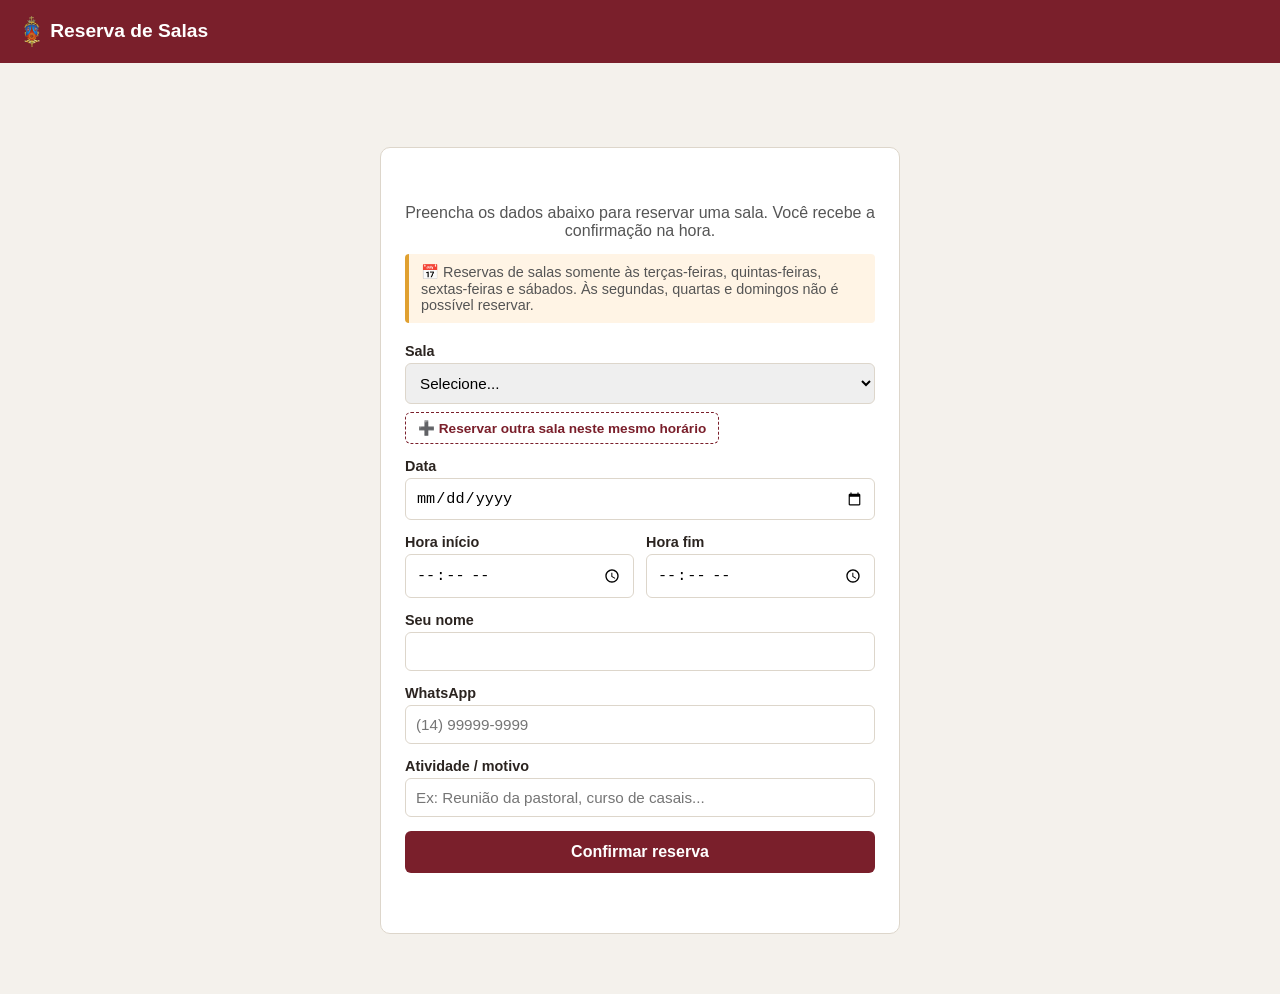
<file: reservas.html>
<!DOCTYPE html>
<html lang="pt-BR">
<head>
<meta charset="UTF-8">
<meta name="viewport" content="width=device-width, initial-scale=1.0">
<title>Reserva de Salas — Paróquia Sagrado Coração de Jesus</title>
<meta property="og:title" content="Reserva de Salas — Paróquia Sagrado Coração de Jesus">
<meta property="og:description" content="Reserve uma sala da paróquia rapidinho, com confirmação na hora.">
<meta property="og:type" content="website">
<meta property="og:image" content="https://pascomscjmarilia-creator.github.io/paroquia-documentos/og-image.png">
<meta property="og:image:width" content="1200">
<meta property="og:image:height" content="630">
<link rel="stylesheet" href="style.css?v=20260923a">
</head>
<body>

  <header class="topbar">
    <div class="topbar-titulo">
      <img src="brasao.png" alt="Brasão da Paróquia" class="brasao">
      <h1>Reserva de Salas</h1>
    </div>
  </header>

  <main>
    <section class="login-screen" style="max-width:520px;">
      <p style="margin-bottom:12px;">Preencha os dados abaixo para reservar uma sala. Você recebe a confirmação na hora.</p>
      <p id="avisoDias" style="margin-bottom:20px; padding:10px 12px; background:#fff4e5; border-left:4px solid #e0a030; border-radius:4px; font-size:0.9rem; text-align:left;">📅 Reservas de salas somente às terças-feiras, quintas-feiras, sextas-feiras e sábados. Às segundas, quartas e domingos não é possível reservar.</p>

      <form id="formReserva" style="display:flex; flex-direction:column; gap:14px; text-align:left;">
        <div>
          <label for="sala" style="display:block; font-weight:600; margin-bottom:4px; font-size:0.9rem;">Sala</label>
          <select id="sala" required style="width:100%; padding:10px; border:1px solid var(--cinza-borda); border-radius:6px; font-size:0.95rem;">
            <option value="">Selecione...</option>
            <option value="Salão principal">Salão principal</option>
            <option value="Sala 01">Sala 01 (ar-condicionado)</option>
            <option value="Sala 02">Sala 02</option>
            <option value="Sala 03">Sala 03</option>
            <option value="Sala 04">Sala 04</option>
            <option value="Sala 05">Sala 05 (com TV)</option>
            <option value="Sala 06">Sala 06</option>
            <option value="Sala 07">Sala 07</option>
            <option value="Capela">Capela</option>
          </select>
          <div id="salasExtras"></div>
          <button type="button" id="btnOutraSala" style="margin-top:8px; background:none; border:1px dashed var(--vinho); color:var(--vinho); border-radius:6px; padding:7px 12px; font-size:0.85rem; font-weight:600; cursor:pointer;">➕ Reservar outra sala neste mesmo horário</button>
        </div>

        <div>
          <label for="data" style="display:block; font-weight:600; margin-bottom:4px; font-size:0.9rem;">Data</label>
          <input type="date" id="data" required style="width:100%; padding:10px; border:1px solid var(--cinza-borda); border-radius:6px; font-size:0.95rem;">
        </div>

        <div style="display:flex; gap:12px;">
          <div style="flex:1;">
            <label for="horaInicio" style="display:block; font-weight:600; margin-bottom:4px; font-size:0.9rem;">Hora início</label>
            <input type="time" id="horaInicio" required step="900" style="width:100%; padding:10px; border:1px solid var(--cinza-borda); border-radius:6px; font-size:0.95rem;">
          </div>
          <div style="flex:1;">
            <label for="horaFim" style="display:block; font-weight:600; margin-bottom:4px; font-size:0.9rem;">Hora fim</label>
            <input type="time" id="horaFim" required step="900" style="width:100%; padding:10px; border:1px solid var(--cinza-borda); border-radius:6px; font-size:0.95rem;">
          </div>
        </div>

        <div>
          <label for="nome" style="display:block; font-weight:600; margin-bottom:4px; font-size:0.9rem;">Seu nome</label>
          <input type="text" id="nome" required style="width:100%; padding:10px; border:1px solid var(--cinza-borda); border-radius:6px; font-size:0.95rem;">
        </div>

        <div>
          <label for="whatsapp" style="display:block; font-weight:600; margin-bottom:4px; font-size:0.9rem;">WhatsApp</label>
          <input type="tel" id="whatsapp" required placeholder="(14) 99999-9999" style="width:100%; padding:10px; border:1px solid var(--cinza-borda); border-radius:6px; font-size:0.95rem;">
        </div>

        <div>
          <label for="atividade" style="display:block; font-weight:600; margin-bottom:4px; font-size:0.9rem;">Atividade / motivo</label>
          <input type="text" id="atividade" required placeholder="Ex: Reunião da pastoral, curso de casais..." style="width:100%; padding:10px; border:1px solid var(--cinza-borda); border-radius:6px; font-size:0.95rem;">
        </div>

        <button type="submit" id="btnEnviar" style="background:var(--vinho); color:#fff; border:none; padding:12px; border-radius:6px; font-size:1rem; font-weight:600; cursor:pointer;">Confirmar reserva</button>
      </form>

      <p id="resultado" style="margin-top:16px; font-weight:600; white-space:pre-line;"></p>
    </section>
  </main>

<script>
  const WEBHOOK_URL = 'https://paroquia-scjm-n8n-paroquia.ndjgby.easypanel.host/webhook/reserva-sala';

  // Dias da semana (0 = domingo ... 6 = sábado) em que dá para reservar
  const NOMES_DIAS = ['domingo', 'segunda-feira', 'terça-feira', 'quarta-feira', 'quinta-feira', 'sexta-feira', 'sábado'];
  let diasLiberados = [2, 4, 5, 6];
  function listaDias(dias) {
    const n = dias.map(i => NOMES_DIAS[i]);
    return n.length > 1 ? n.slice(0, -1).join(', ') + ' e ' + n[n.length - 1] : (n[0] || '');
  }
  function atualizarAvisoDias() {
    const bloqueados = [0, 1, 2, 3, 4, 5, 6].filter(i => !diasLiberados.includes(i));
    document.getElementById('avisoDias').textContent = '📅 Reservas de salas somente: ' + listaDias(diasLiberados) + '.' +
      (bloqueados.length ? ' Nos outros dias (' + listaDias(bloqueados) + ') não é possível reservar.' : '');
  }
  // Devolve o texto do aviso se a data escolhida cai num dia bloqueado (e trava o envio); vazio se está tudo certo
  function validarDia() {
    const campo = document.getElementById('data');
    let msg = '';
    if (campo.value && campo.min && campo.value < campo.min) {
      msg = 'Essa data já passou. Escolha uma data a partir de hoje.';
    } else if (campo.value) {
      const [a, m, d] = campo.value.split('-').map(Number);
      const idx = new Date(a, m - 1, d).getDay();
      const emDia = ['aos domingos', 'nas segundas-feiras', 'nas terças-feiras', 'nas quartas-feiras', 'nas quintas-feiras', 'nas sextas-feiras', 'aos sábados'][idx];
      if (!diasLiberados.includes(idx)) msg = 'As salas não estão disponíveis ' + emDia + '. Dias disponíveis: ' + listaDias(diasLiberados) + '.';
    }
    campo.setCustomValidity(msg);
    document.getElementById('resultado').style.color = msg ? '#b3261e' : '';
    document.getElementById('resultado').textContent = msg ? '⚠️ ' + msg : '';
    return msg;
  }
  document.getElementById('data').addEventListener('change', validarDia);
  // Não deixa escolher data que já passou (o calendário já desabilita os dias anteriores a hoje)
  (function () {
    const h = new Date();
    document.getElementById('data').min = h.getFullYear() + '-' + String(h.getMonth() + 1).padStart(2, '0') + '-' + String(h.getDate()).padStart(2, '0');
  })();

  // A lista de salas vem da aba "Salas" da planilha (via n8n). Se não carregar, ficam as opções que já estão no HTML.
  const SALAS_URL = 'https://paroquia-scjm-n8n-paroquia.ndjgby.easypanel.host/webhook/salas-lista';
  (async function carregarSalas() {
    try {
      const resp = await fetch(SALAS_URL, { cache: 'no-store' });
      const dados = await resp.json();
      // Dias liberados vêm da aba "Dias de Reserva"; se faltar, vale o padrão (terça, quinta, sexta e sábado).
      if (dados.sucesso && Array.isArray(dados.diasLiberados) && dados.diasLiberados.length > 0) {
        diasLiberados = dados.diasLiberados;
        atualizarAvisoDias();
        validarDia();
      }
      if (!dados.sucesso || !Array.isArray(dados.salas) || dados.salas.length === 0) return;
      const select = document.getElementById('sala');
      const atual = select.value;
      select.replaceChildren();
      const vazia = document.createElement('option');
      vazia.value = '';
      vazia.textContent = 'Selecione...';
      select.appendChild(vazia);
      // A Igreja só é reservada pela Secretaria (pelo painel): não aparece no formulário público.
      dados.salas.filter(s => !/\bigreja\b/i.test(s.nome)).forEach(s => {
        const op = document.createElement('option');
        op.value = s.nome;
        op.textContent = s.nome + (s.descricao ? ' (' + s.descricao + ')' : '');
        select.appendChild(op);
      });
      if (dados.salas.some(s => s.nome === atual)) select.value = atual;
    } catch (e) { /* mantém as opções do HTML */ }
  })();

// Máscara de telefone enquanto digita: (14) 99999-9999 (celular) ou (14) 9999-9999 (fixo). Aceita colar com +55.
function mascararTelefone(valor) {
  let d = String(valor || '').replace(/\D/g, '');
  if (d.length > 11 && d.startsWith('55')) d = d.slice(2);
  d = d.slice(0, 11);
  if (d.length === 0) return '';
  if (d.length <= 2) return '(' + d;
  if (d.length <= 6) return '(' + d.slice(0, 2) + ') ' + d.slice(2);
  if (d.length <= 10) return '(' + d.slice(0, 2) + ') ' + d.slice(2, 6) + '-' + d.slice(6);
  return '(' + d.slice(0, 2) + ') ' + d.slice(2, 7) + '-' + d.slice(7);
}

  document.getElementById('whatsapp').addEventListener('input', e => { e.target.value = mascararTelefone(e.target.value); });

  const form = document.getElementById('formReserva');
  const resultado = document.getElementById('resultado');
  const btnEnviar = document.getElementById('btnEnviar');

  function formatarDataBR(isoDate) {
    const [ano, mes, dia] = isoDate.split('-');
    return dia + '/' + mes + '/' + ano;
  }

  // "Reservar outra sala neste mesmo horário": cada sala extra é um menu a mais; no envio vira uma reserva por sala.
  function adicionarSalaExtra(valor) {
    const linha = document.createElement('div');
    linha.className = 'sala-extra';
    linha.style.cssText = 'display:flex; gap:8px; margin-top:8px; align-items:center;';
    const sel = document.createElement('select');
    sel.required = true;
    sel.style.cssText = 'flex:1; padding:10px; border:1px solid var(--cinza-borda); border-radius:6px; font-size:0.95rem;';
    sel.innerHTML = document.getElementById('sala').innerHTML;
    sel.value = valor || '';
    const remover = document.createElement('button');
    remover.type = 'button';
    remover.className = 'btn-remover-sala';
    remover.setAttribute('aria-label', 'Tirar esta sala');
    remover.title = 'Tirar esta sala';
    remover.textContent = '✕';
    remover.style.cssText = 'background:#b3261e; color:#fff; border:none; border-radius:6px; padding:10px 13px; font-weight:700; cursor:pointer;';
    linha.append(sel, remover);
    document.getElementById('salasExtras').appendChild(linha);
  }
  function listarSalasEscolhidas() {
    return [document.getElementById('sala').value].concat(Array.from(document.getElementById('salasExtras').querySelectorAll('select')).map(s => s.value));
  }
  function definirSalasEscolhidas(lista) {
    document.getElementById('sala').value = lista[0] || '';
    document.getElementById('salasExtras').innerHTML = '';
    lista.slice(1).forEach(adicionarSalaExtra);
  }
  document.getElementById('btnOutraSala').addEventListener('click', () => adicionarSalaExtra());
  document.getElementById('salasExtras').addEventListener('click', (e) => { const r = e.target.closest('.btn-remover-sala'); if (r) r.parentElement.remove(); });

  form.addEventListener('submit', async (e) => {
    e.preventDefault();
    if (validarDia()) return;
    resultado.textContent = '';
    resultado.style.color = '';
    const salas = listarSalasEscolhidas();
    if (new Set(salas).size !== salas.length) {
      resultado.style.color = '#b3261e';
      resultado.textContent = '⚠️ Você escolheu a mesma sala mais de uma vez. Tire a repetida (✕).';
      return;
    }
    btnEnviar.disabled = true;
    btnEnviar.textContent = 'Enviando...';

    const base = {
      data: formatarDataBR(document.getElementById('data').value),
      horaInicio: document.getElementById('horaInicio').value,
      horaFim: document.getElementById('horaFim').value,
      nome: document.getElementById('nome').value.trim(),
      numero: document.getElementById('whatsapp').value.trim(),
      atividade: document.getElementById('atividade').value.trim()
    };

    // Uma chamada por sala, uma depois da outra: cada uma é conferida (conflito, dia liberado, horário fixo) na hora.
    const resultados = [];
    for (const sala of salas) {
      try {
        const resp = await fetch(WEBHOOK_URL, {
          method: 'POST',
          headers: { 'Content-Type': 'application/json' },
          body: JSON.stringify(Object.assign({ sala }, base))
        });
        const dados = await resp.json();
        resultados.push({ sala, ok: !!dados.sucesso, mensagem: dados.mensagem });
      } catch (err) {
        console.error(err);
        resultados.push({ sala, ok: false, mensagem: 'Não foi possível enviar sua reserva agora. Tente novamente em instantes.' });
      }
    }

    const falharam = resultados.filter(r => !r.ok);
    resultado.style.color = falharam.length ? '#b3261e' : '#276e35';
    resultado.textContent = resultados.length === 1
      ? (falharam.length ? '⚠️ ' : '✅ ') + resultados[0].mensagem
      : resultados.map(r => (r.ok ? '✅ ' : '⚠️ ') + r.sala + ': ' + r.mensagem).join('\n');
    if (!falharam.length) {
      form.reset();
      definirSalasEscolhidas([]);
    } else if (falharam.length < resultados.length) {
      // Parte deu certo: deixa na tela só as salas que falharam, para tentar de novo sem duplicar as que já foram reservadas.
      definirSalasEscolhidas(falharam.map(r => r.sala));
    }
    btnEnviar.disabled = false;
    btnEnviar.textContent = 'Confirmar reserva';
  });
</script>
</body>
</html>
</file>
<file: style.css>
:root {
  --vinho: #7a1f2b;
  --vinho-escuro: #591622;
  --dourado: #c9a24a;
  --cinza-claro: #f4f1ec;
  --cinza-borda: #ddd6cb;
  --texto: #2b2420;
}

* { box-sizing: border-box; }

[hidden] { display: none !important; }

body {
  margin: 0;
  font-family: -apple-system, "Segoe UI", Roboto, Arial, sans-serif;
  background: var(--cinza-claro);
  color: var(--texto);
}

.topbar {
  background: var(--vinho);
  color: #fff;
  padding: 16px 24px;
  display: flex;
  justify-content: space-between;
  align-items: center;
  flex-wrap: wrap;
  gap: 8px;
}

.topbar h1 {
  font-size: 1.2rem;
  margin: 0;
}

.topbar-titulo {
  display: flex;
  align-items: center;
  gap: 10px;
  font-size: 1.2rem;
}

.brasao {
  height: 1.6em;
  width: auto;
  flex-shrink: 0;
}

.topbar-titulo h1 {
  font-size: 1em;
}

@media (max-width: 480px) {
  .topbar-titulo {
    align-items: flex-start;
  }

  .brasao {
    height: 42px;
  }
}

.user-box {
  display: flex;
  align-items: center;
  gap: 12px;
  font-size: 0.9rem;
}

.user-box button {
  background: var(--dourado);
  color: var(--vinho-escuro);
  border: none;
  padding: 6px 12px;
  border-radius: 6px;
  cursor: pointer;
  font-weight: 600;
}

main {
  max-width: 1100px;
  margin: 0 auto;
  padding: 24px 16px 60px;
}

.login-screen {
  background: #fff;
  border: 1px solid var(--cinza-borda);
  border-radius: 10px;
  padding: 40px 24px;
  text-align: center;
  max-width: 420px;
  margin: 60px auto 0;
}

.login-screen p {
  margin-bottom: 20px;
  color: #555;
}

#googleBtn {
  display: flex;
  justify-content: center;
}

.erro {
  color: #b3261e;
  margin-top: 16px;
  font-weight: 600;
}

.abas {
  display: flex;
  flex-wrap: wrap;
  gap: 4px;
  margin-bottom: 16px;
  border-bottom: 2px solid var(--cinza-borda);
}

/* As 7 abas cabem numa linha só: espaçamento e letra se ajustam à largura da tela (no celular vira grade de 2 colunas, mais abaixo) */
.aba-btn {
  background: none;
  border: none;
  padding: 10px clamp(6px, 1vw, 10px);
  font-size: clamp(0.8rem, 1.2vw, 0.9rem);
  white-space: nowrap;
  font-weight: 600;
  color: #777;
  cursor: pointer;
  border-bottom: 3px solid transparent;
  margin-bottom: -2px;
}

.aba-btn:hover {
  color: var(--vinho);
}

.aba-btn.ativa {
  color: var(--vinho);
  border-bottom-color: var(--vinho);
}

.status-pill {
  display: inline-block;
  padding: 2px 10px;
  border-radius: 999px;
  font-size: 0.8rem;
  font-weight: 600;
}

.status-pill.pendente {
  background: #fbe6b8;
  color: #8a5a00;
}

.status-pill.resolvido {
  background: #d9f0dc;
  color: #276e35;
}

.status-pill.andamento {
  background: #dbe9fb;
  color: #1d4f91;
}

details.detalhes-cat {
  margin-top: 6px;
  font-size: 0.85rem;
}

details.detalhes-cat summary {
  cursor: pointer;
  color: var(--vinho);
  font-weight: 600;
}

details.detalhes-cat p {
  margin: 6px 0 0;
}

details.detalhes-cat ul {
  margin: 4px 0 0;
  padding-left: 18px;
}

/* Coluna "Ação": continua sendo célula de tabela (a linha divisória fica no limite da linha
   e os botões ficam centralizados na vertical). Os botões quebram de linha com margem. */
td.acoes-recado {
  vertical-align: middle;
}

td.acoes-recado > .btn-acao {
  margin: 3px 6px 3px 0;
}

.btn-acao {
  display: inline-block;
  border: none;
  border-radius: 6px;
  padding: 6px 10px;
  font-size: 0.8rem;
  font-weight: 600;
  cursor: pointer;
  text-decoration: none;
  white-space: nowrap;
}

a.btn-acao {
  background: #25d366;
  color: #fff;
}

a.btn-acao:hover {
  background: #1ebe5a;
  text-decoration: none;
}

button.btn-resolver {
  background: var(--vinho);
  color: #fff;
}

button.btn-resolver:hover {
  background: var(--vinho-escuro);
}

.filtros {
  display: flex;
  gap: 8px;
  flex-wrap: wrap;
  margin-bottom: 16px;
}

.filtros input,
.filtros select {
  padding: 8px 10px;
  border: 1px solid var(--cinza-borda);
  border-radius: 6px;
  font-size: 0.95rem;
}

.filtros input {
  flex: 1;
  min-width: 200px;
}

.filtros button {
  background: var(--vinho);
  color: #fff;
  border: none;
  padding: 8px 14px;
  border-radius: 6px;
  cursor: pointer;
  font-size: 0.9rem;
}

.filtros button:hover {
  background: var(--vinho-escuro);
}

.status {
  color: #666;
  font-size: 0.9rem;
  min-height: 1.2em;
}

table {
  width: 100%;
  border-collapse: collapse;
  background: #fff;
  border-radius: 8px;
  overflow: hidden;
  box-shadow: 0 1px 3px rgba(0,0,0,0.08);
}

thead {
  background: var(--vinho);
  color: #fff;
}

th, td {
  padding: 10px 12px;
  text-align: left;
  font-size: 0.9rem;
  border-bottom: 1px solid var(--cinza-borda);
}

tbody tr:hover {
  background: #faf7f0;
}

td a {
  color: var(--vinho);
  font-weight: 600;
  text-decoration: none;
}

td a:hover {
  text-decoration: underline;
}

@media (max-width: 640px) {
  table, thead, tbody, th, td, tr { display: block; }
  thead { display: none; }
  tbody tr {
    margin-bottom: 12px;
    border: 1px solid var(--cinza-borda);
    border-radius: 8px;
    padding: 8px;
  }
  td {
    border: none;
    padding: 4px 6px;
  }
  td::before {
    content: attr(data-label);
    font-weight: 700;
    display: block;
    font-size: 0.75rem;
    color: var(--vinho);
  }

  .abas {
    display: grid;
    grid-template-columns: 1fr 1fr;
    gap: 0;
  }

  .aba-btn {
    padding: 10px 6px;
    font-size: 0.9rem;
    white-space: normal;
  }

  /* com número ímpar de abas, a última ocupa a linha inteira */
  .abas .aba-btn:last-child:nth-child(odd) {
    grid-column: 1 / -1;
  }


  .filtros select {
    flex: 1 1 100%;
  }

  .filtros button {
    flex: 1;
  }

  td.acoes-recado {
    display: flex;
    gap: 6px;
    flex-wrap: wrap;
    justify-content: flex-end;
  }

  td.acoes-recado > .btn-acao {
    margin: 0;
  }

  td[data-label="Catequizando"],
  td[data-label="Responsável"],
  td[data-label="Etapa"],
  td[data-label="Documentos"],
  td[data-label="Assunto"],
  td[data-label="Informação"],
  td[data-label="Válido até"],
  td[data-label="Situação"],
  td[data-label="Data"],
  td[data-label="Hora"],
  td[data-label="Hora Início"],
  td[data-label="Hora Fim"],
  td[data-label="Sala"],
  td[data-label="Atividade"],
  td[data-label="Nome"],
  td[data-label="WhatsApp"],
  td[data-label="Status"] {
    display: flex;
    flex-wrap: wrap;
    align-items: baseline;
    gap: 4px 8px;
    min-width: 0;
    overflow-wrap: anywhere;
  }

  td[data-label="Catequizando"]::before,
  td[data-label="Responsável"]::before,
  td[data-label="Etapa"]::before,
  td[data-label="Documentos"]::before,
  td[data-label="Assunto"]::before,
  td[data-label="Informação"]::before,
  td[data-label="Válido até"]::before,
  td[data-label="Situação"]::before,
  td[data-label="Data"]::before,
  td[data-label="Hora"]::before,
  td[data-label="Hora Início"]::before,
  td[data-label="Hora Fim"]::before,
  td[data-label="Sala"]::before,
  td[data-label="Atividade"]::before,
  td[data-label="Nome"]::before,
  td[data-label="WhatsApp"]::before,
  td[data-label="Status"]::before {
    display: inline;
    margin: 0;
    flex-shrink: 0;
  }

  td[data-label="Data/Hora"],
  td[data-label="Contato"],
  td[data-label="Número"],
  td[data-label="Tipo"],
  td[data-label="Arquivo"],
  td[data-label="Ação"] {
    display: flex;
    flex-wrap: wrap;
    align-items: baseline;
    gap: 4px 8px;
    min-width: 0;
    overflow-wrap: anywhere;
  }

  td[data-label="Data/Hora"]::before,
  td[data-label="Contato"]::before,
  td[data-label="Número"]::before,
  td[data-label="Tipo"]::before,
  td[data-label="Arquivo"]::before,
  td[data-label="Ação"]::before {
    display: inline;
    margin: 0;
    flex-shrink: 0;
  }
}

.modal-overlay {
  position: fixed;
  inset: 0;
  background: rgba(20, 17, 15, 0.55);
  display: flex;
  align-items: center;
  justify-content: center;
  padding: 16px;
  z-index: 100;
}

.modal-caixa {
  background: #fff;
  border-radius: 10px;
  padding: 20px;
  width: 100%;
  max-width: 420px;
  max-height: 90vh;
  overflow-y: auto;
}

.modal-topo {
  display: flex;
  align-items: center;
  justify-content: space-between;
  margin-bottom: 16px;
}

.modal-topo h2 {
  margin: 0;
  font-size: 1.1rem;
  color: var(--vinho);
}

.modal-fechar {
  background: none;
  border: none;
  font-size: 1.5rem;
  line-height: 1;
  cursor: pointer;
  color: #777;
  padding: 0 4px;
}

.modal-fechar:hover {
  color: var(--vinho);
}

#formNovaReserva,
#formExtra {
  display: flex;
  flex-direction: column;
  gap: 12px;
}

#formNovaReserva label,
#formExtra label {
  display: block;
  font-weight: 600;
  margin-bottom: 4px;
  font-size: 0.9rem;
}

#formNovaReserva input,
#formNovaReserva select,
#formExtra input,
#formExtra textarea {
  width: 100%;
  padding: 10px;
  border: 1px solid var(--cinza-borda);
  border-radius: 6px;
  font-size: 0.95rem;
  font-family: inherit;
}

#formExtra textarea {
  resize: vertical;
}

.modal-intro {
  margin: -6px 0 14px;
  font-size: 0.85rem;
  color: #666;
}

#formExtra .campo-rotulo {
  display: flex;
  align-items: center;
  gap: 8px;
  margin-bottom: 4px;
}

#formExtra .campo-rotulo label {
  margin-bottom: 0;
}

.btn-ajuda {
  width: 22px;
  height: 22px;
  flex-shrink: 0;
  padding: 0;
  border: 1.5px solid var(--vinho);
  border-radius: 50%;
  background: #fff;
  color: var(--vinho);
  font-size: 0.8rem;
  font-weight: 700;
  line-height: 1;
  cursor: pointer;
}

.btn-ajuda:hover,
.btn-ajuda[aria-expanded="true"] {
  background: var(--vinho);
  color: #fff;
}

.ajuda-texto {
  background: #faf7f0;
  border-left: 3px solid var(--dourado);
  border-radius: 4px;
  padding: 8px 10px;
  margin-bottom: 8px;
  font-size: 0.85rem;
  line-height: 1.4;
  color: #444;
}

.ajuda-texto p {
  margin: 0 0 4px;
}

.ajuda-texto p:last-child {
  margin-bottom: 0;
}

.ajuda-texto .exemplo {
  color: var(--vinho);
  font-style: italic;
}

.modal-linha-dupla {
  display: flex;
  gap: 12px;
}

.modal-linha-dupla > div {
  flex: 1;
}

#formNovaReserva button[type="submit"],
#formExtra button[type="submit"] {
  background: var(--vinho);
  color: #fff;
  border: none;
  padding: 12px;
  border-radius: 6px;
  font-size: 1rem;
  font-weight: 600;
  cursor: pointer;
}

#formNovaReserva button[type="submit"]:hover,
#formExtra button[type="submit"]:hover {
  background: var(--vinho-escuro);
}

#formNovaReserva button[type="submit"]:disabled,
#formExtra button[type="submit"]:disabled {
  opacity: 0.6;
  cursor: default;
}

#modalResultado,
#modalExtraResultado {
  margin: 0;
  font-weight: 600;
  font-size: 0.9rem;
}

#modalResultado.sucesso,
#modalExtraResultado.sucesso {
  color: #276e35;
}

#modalResultado.erro,
#modalExtraResultado.erro {
  color: #b3261e;
}

button.btn-editar {
  background: var(--dourado);
  color: var(--vinho-escuro);
}

button.btn-editar:hover {
  background: #b8913f;
}

button.btn-excluir {
  background: #b3261e;
  color: #fff;
}

button.btn-excluir:hover {
  background: #8f1d17;
}

td.texto-longo {
  white-space: pre-line;
}

@media print {
  .topbar, .filtros, .status, .abas, .no-print { display: none !important; }
  body { background: #fff; }
  main { max-width: 100%; padding: 0; }
  table { box-shadow: none; }
}

/* ---------- Lojinha (aba do painel) ---------- */
.thumb-produto {
  width: 56px;
  height: 56px;
  object-fit: cover;
  border-radius: 6px;
  background: #eee;
  display: block;
}

.thumb-vazio {
  display: flex;
  align-items: center;
  justify-content: center;
  font-size: 0.65rem;
  color: #888;
  text-align: center;
  border: 1px dashed var(--cinza-borda);
}

.desc-produto {
  font-size: 0.8rem;
  color: #666;
  margin-top: 2px;
  max-width: 340px;
}

#formProduto {
  display: flex;
  flex-direction: column;
  gap: 12px;
}

#formProduto label {
  display: block;
  font-weight: 600;
  margin-bottom: 4px;
  font-size: 0.9rem;
}

#formProduto input[type="text"],
#formProduto select,
#formProduto textarea {
  width: 100%;
  padding: 10px;
  border: 1px solid var(--cinza-borda);
  border-radius: 6px;
  font-size: 0.95rem;
  font-family: inherit;
  background: #fff;
}

#formProduto textarea { resize: vertical; }
#formProduto input[type="file"] { width: 100%; font-size: 0.9rem; }

#formProduto button[type="submit"] {
  background: var(--vinho);
  color: #fff;
  border: none;
  padding: 12px;
  border-radius: 6px;
  font-size: 1rem;
  font-weight: 600;
  cursor: pointer;
}

#formProduto button[type="submit"]:hover { background: var(--vinho-escuro); }
#formProduto button[type="submit"]:disabled { opacity: 0.6; cursor: default; }

#modalProdutoResultado { margin: 0; font-weight: 600; font-size: 0.9rem; }
#modalProdutoResultado.sucesso { color: #276e35; }
#modalProdutoResultado.erro { color: #b3261e; }

@media (max-width: 640px) {
  td[data-label="Categoria"],
  td[data-label="Preço"],
  td[data-label="Disponibilidade"],
  td[data-label="No catálogo"] {
    display: flex;
    flex-wrap: wrap;
    align-items: baseline;
    gap: 4px 8px;
    min-width: 0;
  }

  td[data-label="Categoria"]::before,
  td[data-label="Preço"]::before,
  td[data-label="Disponibilidade"]::before,
  td[data-label="No catálogo"]::before {
    display: inline;
    margin: 0;
    flex-shrink: 0;
  }

  td[data-label="Foto"]::before { display: none; }
  .desc-produto { max-width: none; }
}

/* ---- Nova inscrição na catequese (preenchida pela secretaria) ---- */
#formCatequese { display: flex; flex-direction: column; gap: 12px; }
#formCatequese label { display: block; font-weight: 600; margin-bottom: 4px; font-size: 0.9rem; }
#formCatequese input[type="text"],
#formCatequese input[type="tel"],
#formCatequese input[type="date"],
#formCatequese select,
#formCatequese textarea {
  width: 100%;
  padding: 10px;
  border: 1px solid var(--cinza-borda);
  border-radius: 6px;
  font-size: 0.95rem;
  font-family: inherit;
  background: #fff;
  box-sizing: border-box;
}
#formCatequese textarea { resize: vertical; }
#formCatequese button[type="submit"] {
  background: var(--vinho);
  color: #fff;
  border: none;
  padding: 12px;
  border-radius: 6px;
  font-size: 1rem;
  font-weight: 600;
  cursor: pointer;
}
#formCatequese button[type="submit"]:hover { background: var(--vinho-escuro); }
#formCatequese button[type="submit"]:disabled { opacity: 0.6; cursor: default; }
#modalCatequeseResultado { margin: 0; font-weight: 600; font-size: 0.9rem; }
#modalCatequeseResultado.erro { color: #b3261e; margin-top: 0; }
@media (max-width: 640px) { #modalCatequese .modal-linha-dupla { flex-direction: column; } }

/* ---- Botões da coluna "Ação" lado a lado, na mesma linha (classe acoes-agente, usada nas tabelas do painel) ---- */
td.acoes-agente { white-space: nowrap; width: 1%; }
td.acoes-agente .acoes-linha { display: flex; flex-wrap: nowrap; align-items: center; gap: 6px; }
td.acoes-agente .acoes-linha > .btn-acao { margin: 0; flex: 0 0 auto; }
@media (max-width: 640px) {
  /* no celular a linha vira um cartão: os botões podem quebrar para caber */
  td.acoes-agente { white-space: normal; width: auto; }
  td.acoes-agente .acoes-linha { flex-wrap: wrap; justify-content: flex-end; width: 100%; }
}
</file>
